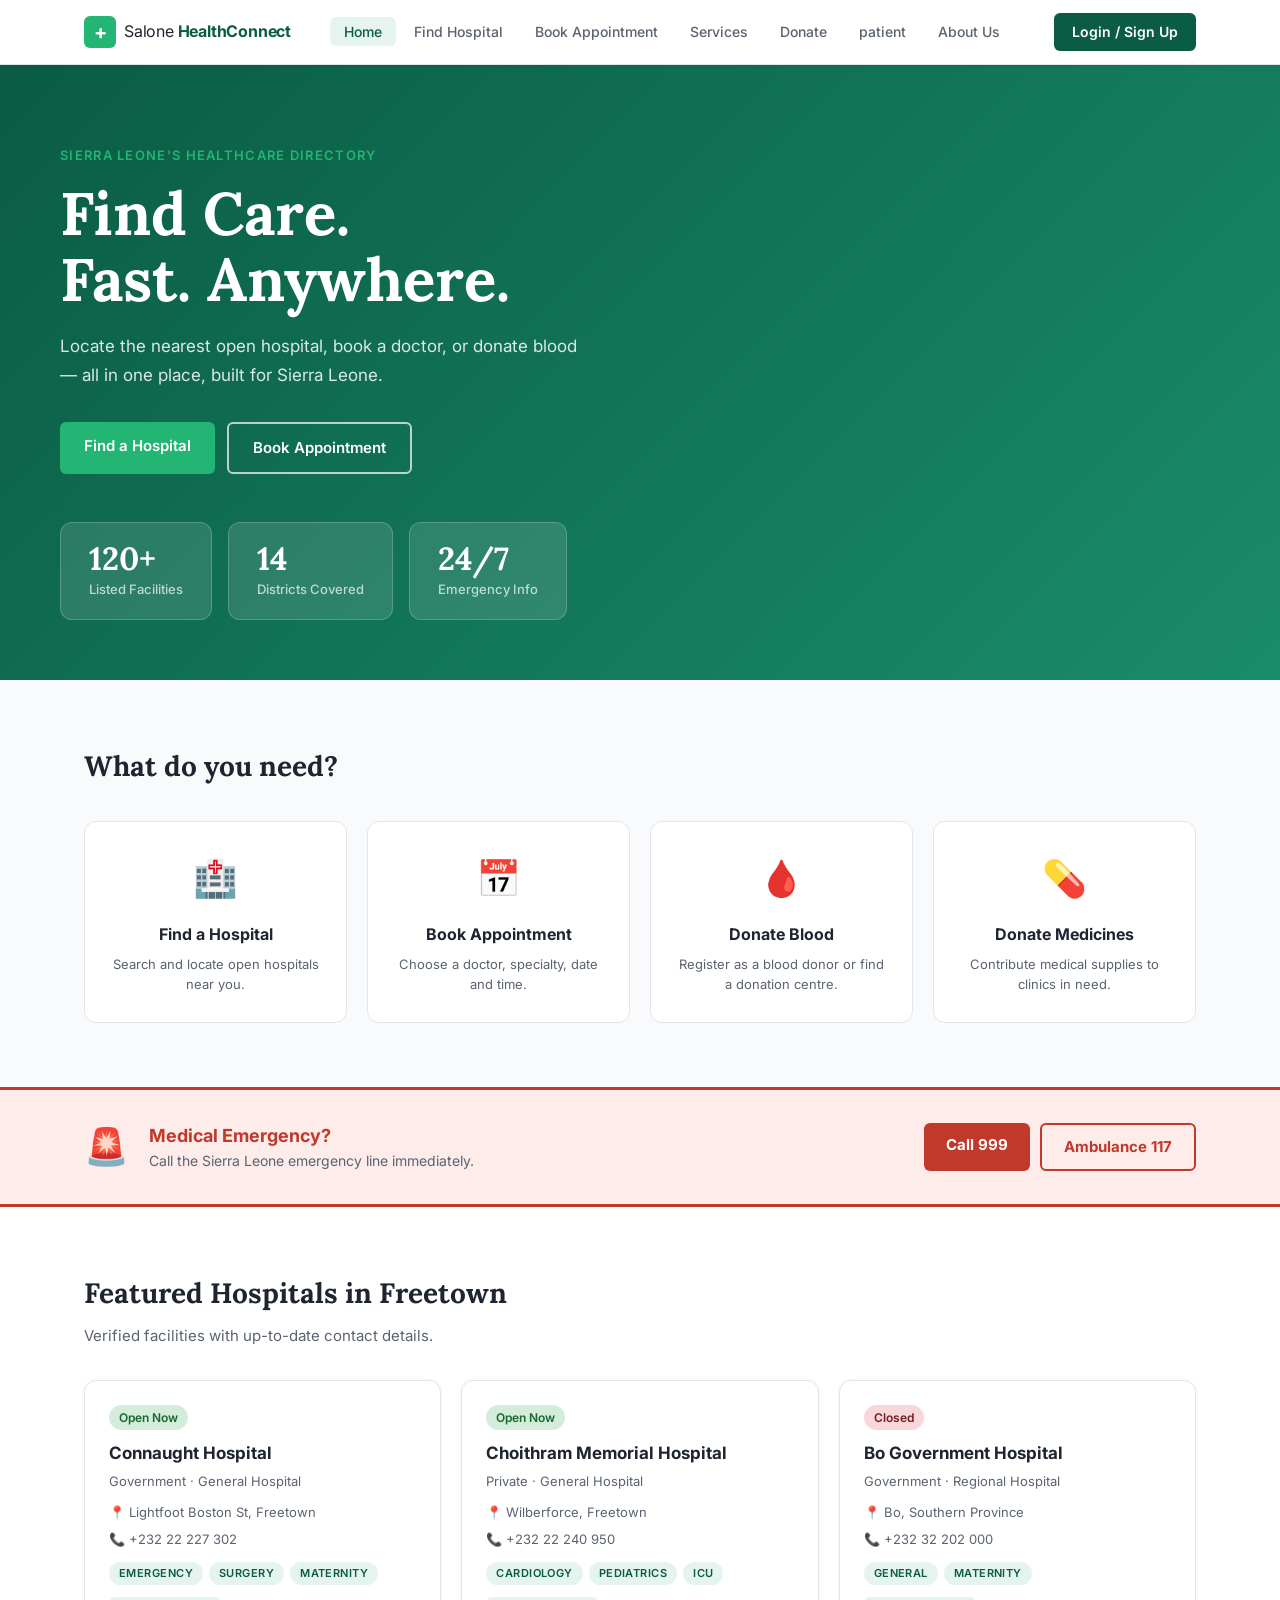
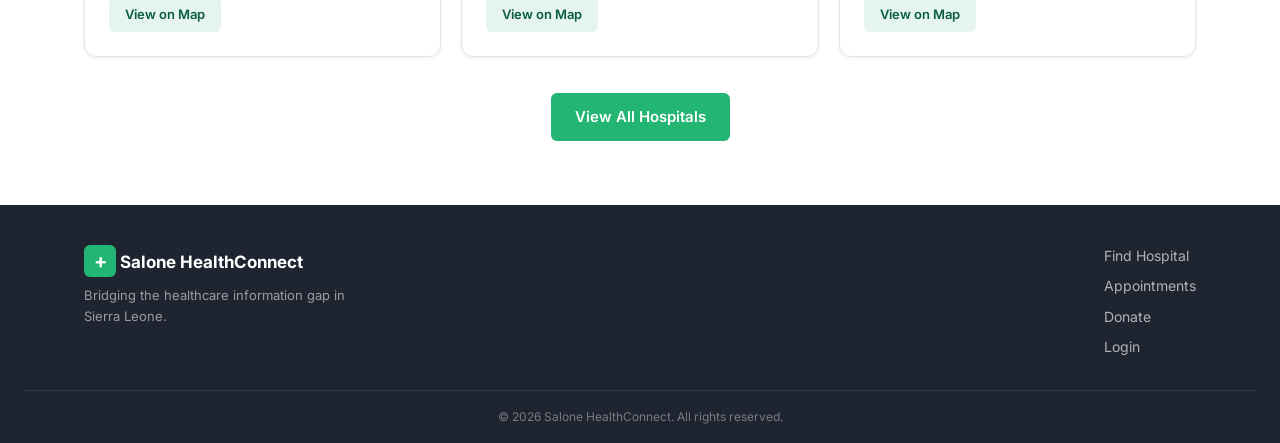
<file: index.html>
<!DOCTYPE html>
<html lang="en">
<head>
  <meta charset="UTF-8">
  <meta name="viewport" content="width=device-width, initial-scale=1.0">
  <title>Salone HealthConnect</title>

  <meta name="description"
        content="Salone HealthConnect helps people across Sierra Leone find hospitals, book appointments, and donate blood.">

  <link rel="stylesheet" href="style.css">

  <link href="https://fonts.googleapis.com/css2?family=Inter:wght@400;500;600;700&family=Lora:wght@600;700&display=swap" rel="stylesheet">
</head>
<body>

  <!-- NAVIGATION -->
  <nav class="navbar">
    <div class="nav-inner">
      <a href="index.html" class="brand">
        <span class="brand-cross">+</span>
        <span class="brand-name">Salone <strong>HealthConnect</strong></span>
      </a>

      <ul class="nav-links">
        <li><a href="index.html" class="active">Home</a></li>
        <li><a href="hospitals.html">Find Hospital</a></li>
        <li><a href="appointments.html">Book Appointment</a></li>
        <li><a href="service.html">Services</a></li>
        <li><a href="donate.html">Donate</a></li>
        <li><a href="patient-portal.html">patient</a></li>
        <li><a href="about_us.html">About Us</a></li>
      </ul>

      <a href="login.html" class="btn-nav">Login / Sign Up</a>

      <button class="hamburger" id="hamburger">
        &#9776;
      </button>
    </div>

    <div class="mobile-menu" id="mobileMenu">
      <a href="index.html">Home</a>
      <a href="hospitals.html">Find Hospital</a>
      <a href="appointments.html">Book Appointment</a>
      <a href="donate.html">Donate</a>
      <a href="about_us.html">About Us</a>
    </div>
  </nav>

  <!-- HERO -->
  <section class="hero">
    <div class="hero-content">
      <p class="hero-eyebrow">
        Sierra Leone's Healthcare Directory
      </p>

      <h1>
        Find Care.<br>
        Fast. Anywhere.
      </h1>

      <p class="hero-sub">
        Locate the nearest open hospital, book a doctor, or donate blood — all in one place, built for Sierra Leone.
      </p>

      <div class="hero-actions">
        <a href="hospitals.html" class="btn-primary">Find a Hospital</a>

        <a href="appointments.html" class="btn-outline">
          Book Appointment
        </a>
      </div>
    </div>

    <div class="hero-stats">
      <div class="stat-card">
        <span class="stat-num">120+</span>
        <span class="stat-label">Listed Facilities</span>
      </div>

      <div class="stat-card">
        <span class="stat-num">14</span>
        <span class="stat-label">Districts Covered</span>
      </div>

      <div class="stat-card">
        <span class="stat-num">24/7</span>
        <span class="stat-label">Emergency Info</span>
      </div>
    </div>
  </section>

  <!-- QUICK ACCESS -->
  <section class="quick-access">
    <div class="container">

      <h2 class="section-title">
        What do you need?
      </h2>

      <div class="qa-grid">

        <a href="hospitals.html" class="qa-card">
          <div class="qa-icon">🏥</div>
          <h3>Find a Hospital</h3>
          <p>Search and locate open hospitals near you.</p>
        </a>

        <a href="appointments.html" class="qa-card">
          <div class="qa-icon">📅</div>
          <h3>Book Appointment</h3>
          <p>Choose a doctor, specialty, date and time.</p>
        </a>

        <a href="donate.html" class="qa-card">
          <div class="qa-icon">🩸</div>
          <h3>Donate Blood</h3>
          <p>Register as a blood donor or find a donation centre.</p>
        </a>

        <a href="donate.html#items" class="qa-card">
          <div class="qa-icon">💊</div>
          <h3>Donate Medicines</h3>
          <p>Contribute medical supplies to clinics in need.</p>
        </a>

      </div>
    </div>
  </section>

  <!-- EMERGENCY -->
  <section class="emergency-banner">
    <div class="container">
      <div class="emergency-inner">

        <div class="emergency-icon">
          🚨
        </div>

        <div>
          <h3>Medical Emergency?</h3>
          <p>
            Call the Sierra Leone emergency line immediately.
          </p>
        </div>

        <div class="emergency-numbers">
          <a href="tel:999" class="btn-emergency">
            Call 999
          </a>

          <a href="tel:117" class="btn-emergency-outline">
            Ambulance 117
          </a>
        </div>

      </div>
    </div>
  </section>

  <!-- FEATURED HOSPITALS -->
  <section class="featured-hospitals">
    <div class="container">

      <h2 class="section-title">
        Featured Hospitals in Freetown
      </h2>

      <p class="section-sub">
        Verified facilities with up-to-date contact details.
      </p>

      <div class="hospital-grid">

        <div class="hospital-card">
          <div class="hospital-status open">Open Now</div>
          <h3>Connaught Hospital</h3>
          <p class="hospital-type">Government · General Hospital</p>
          <p class="hospital-address">📍 Lightfoot Boston St, Freetown</p>
          <p class="hospital-phone">📞 +232 22 227 302</p>

          <div class="hospital-tags">
            <span class="tag">Emergency</span>
            <span class="tag">Surgery</span>
            <span class="tag">Maternity</span>
          </div>

          <a href="hospitals.html" class="btn-small">
            View on Map
          </a>
        </div>

        <div class="hospital-card">
          <div class="hospital-status open">Open Now</div>
          <h3>Choithram Memorial Hospital</h3>
          <p class="hospital-type">Private · General Hospital</p>
          <p class="hospital-address">📍 Wilberforce, Freetown</p>
          <p class="hospital-phone">📞 +232 22 240 950</p>

          <div class="hospital-tags">
            <span class="tag">Cardiology</span>
            <span class="tag">Pediatrics</span>
            <span class="tag">ICU</span>
          </div>

          <a href="hospitals.html" class="btn-small">
            View on Map
          </a>
        </div>

        <div class="hospital-card">
          <div class="hospital-status closed">Closed</div>
          <h3>Bo Government Hospital</h3>
          <p class="hospital-type">Government · Regional Hospital</p>
          <p class="hospital-address">📍 Bo, Southern Province</p>
          <p class="hospital-phone">📞 +232 32 202 000</p>

          <div class="hospital-tags">
            <span class="tag">General</span>
            <span class="tag">Maternity</span>
          </div>

          <a href="hospitals.html" class="btn-small">
            View on Map
          </a>
        </div>

      </div>

      <div class="center-link">
        <a href="hospitals.html" class="btn-primary">
          View All Hospitals
        </a>
      </div>

    </div>
  </section>

  <!-- FOOTER -->
  <footer class="footer">

    <div class="container footer-inner">

      <div>
        <p class="brand-name-footer">
          <span class="brand-cross">+</span>
          Salone HealthConnect
        </p>

        <p class="footer-desc">
          Bridging the healthcare information gap in Sierra Leone.
        </p>
      </div>

      <div class="footer-links">
        <a href="hospitals.html">Find Hospital</a>
        <a href="appointments.html">Appointments</a>
        <a href="donate.html">Donate</a>
        <a href="login.html">Login</a>
      </div>

    </div>

    <div class="footer-bottom">
      <p>
        © 2026 Salone HealthConnect. All rights reserved.
      </p>
    </div>

  </footer>

  <!-- MOBILE MENU SCRIPT -->
  <script>
    document.getElementById("hamburger").addEventListener("click", function () {
      document.getElementById("mobileMenu").classList.toggle("open");
    });
  </script>

</body>
</html>
</file>
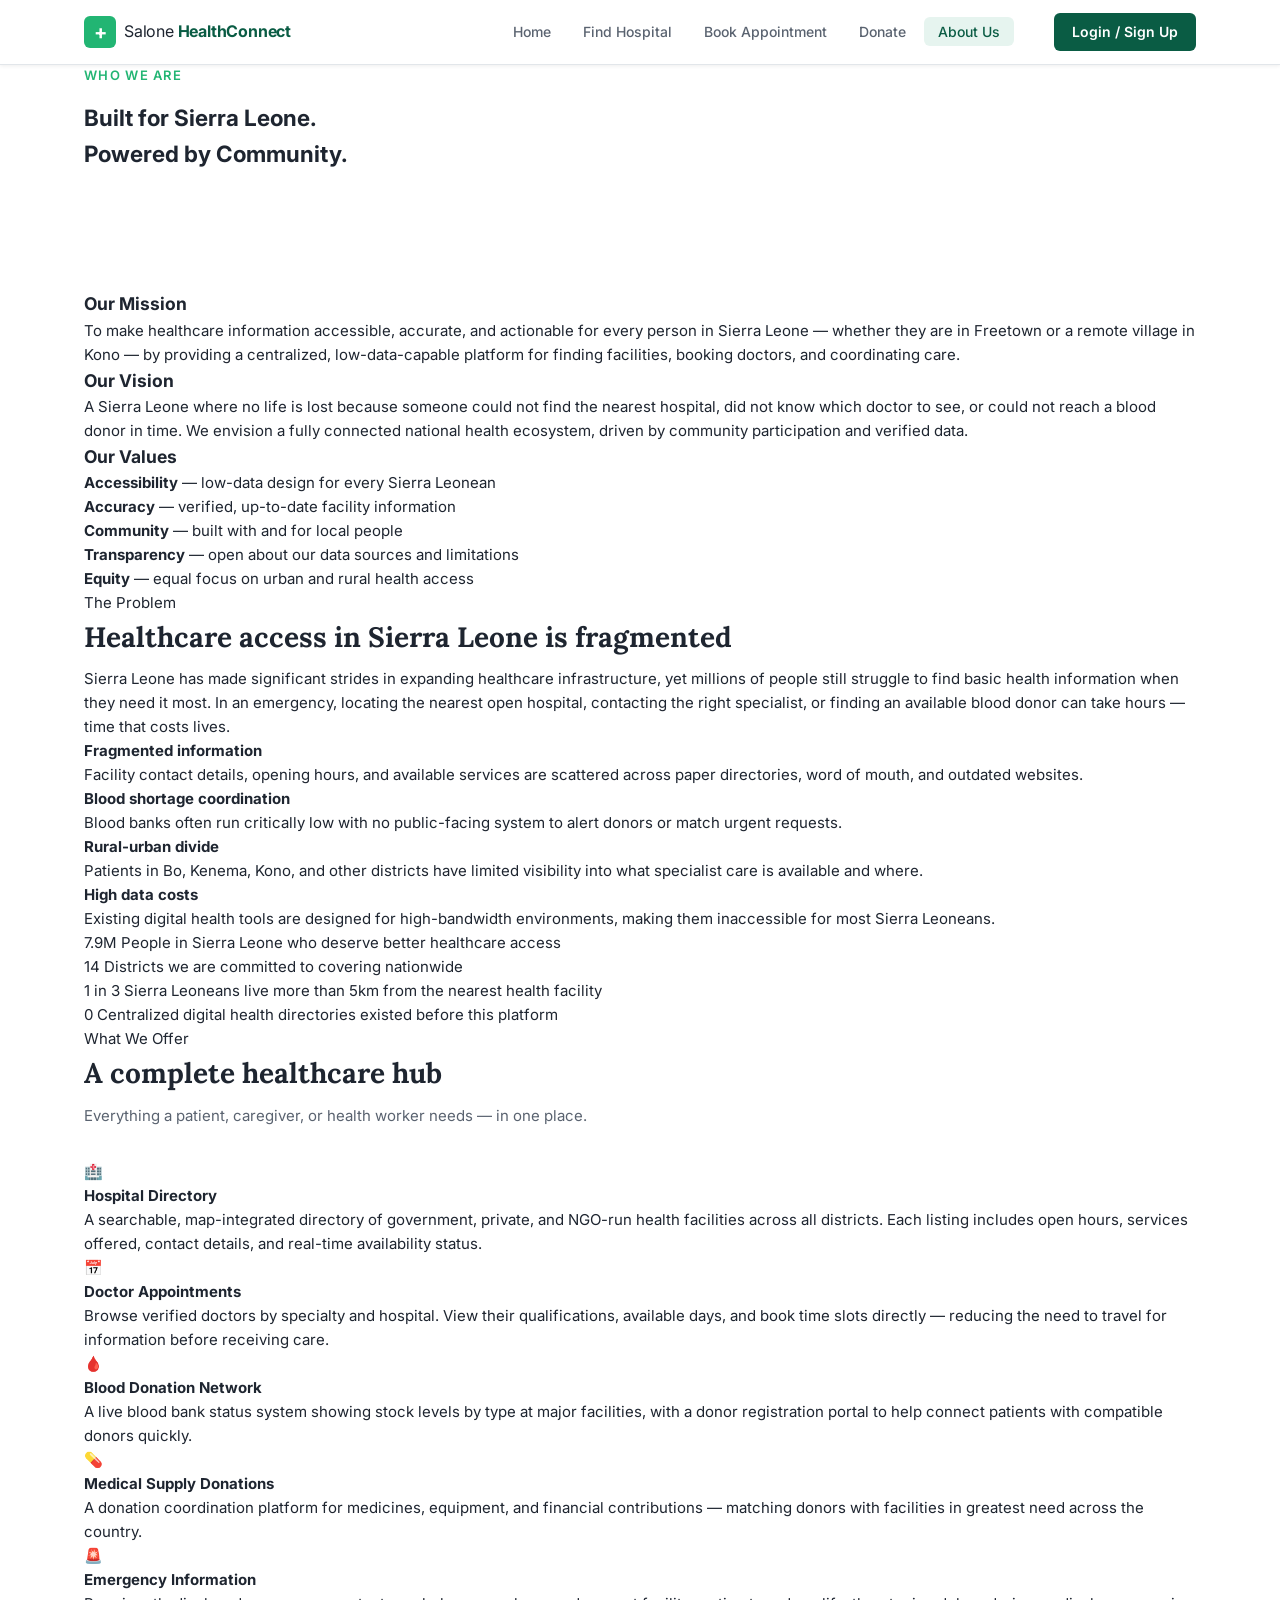
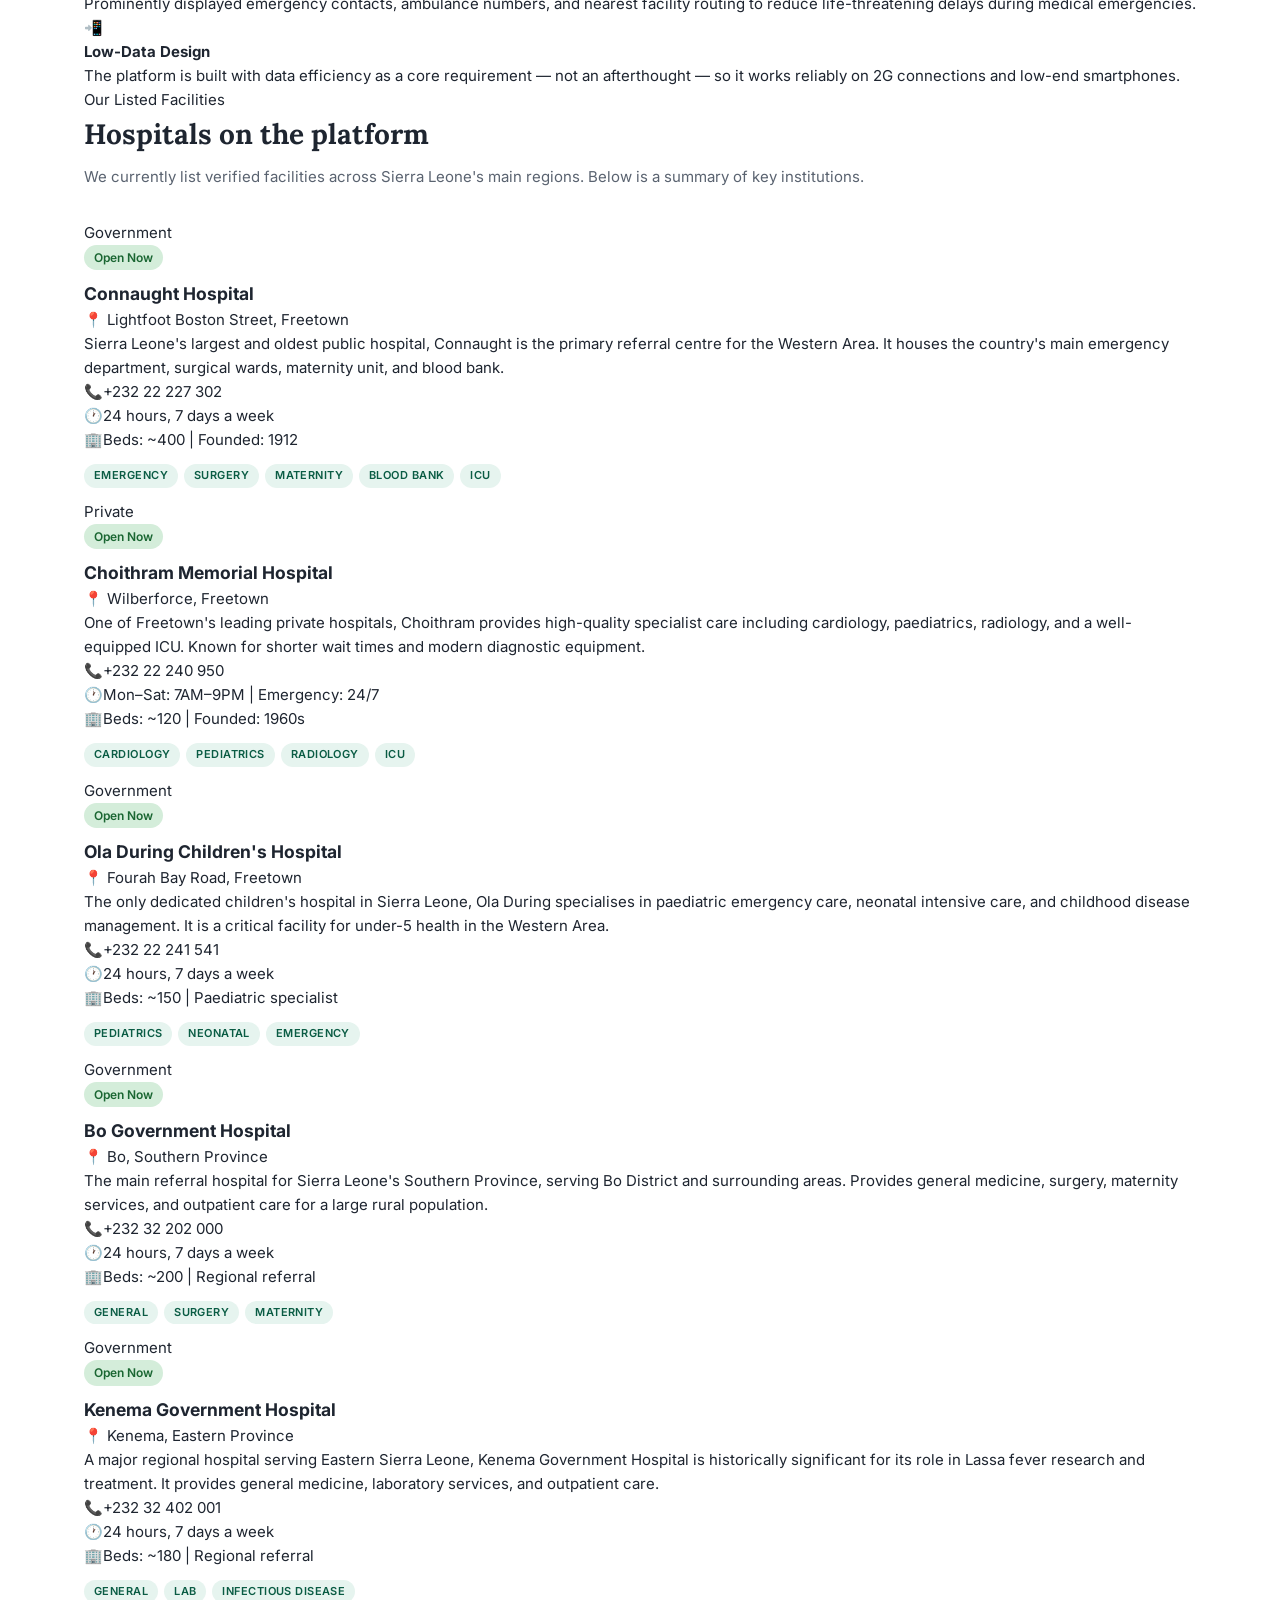
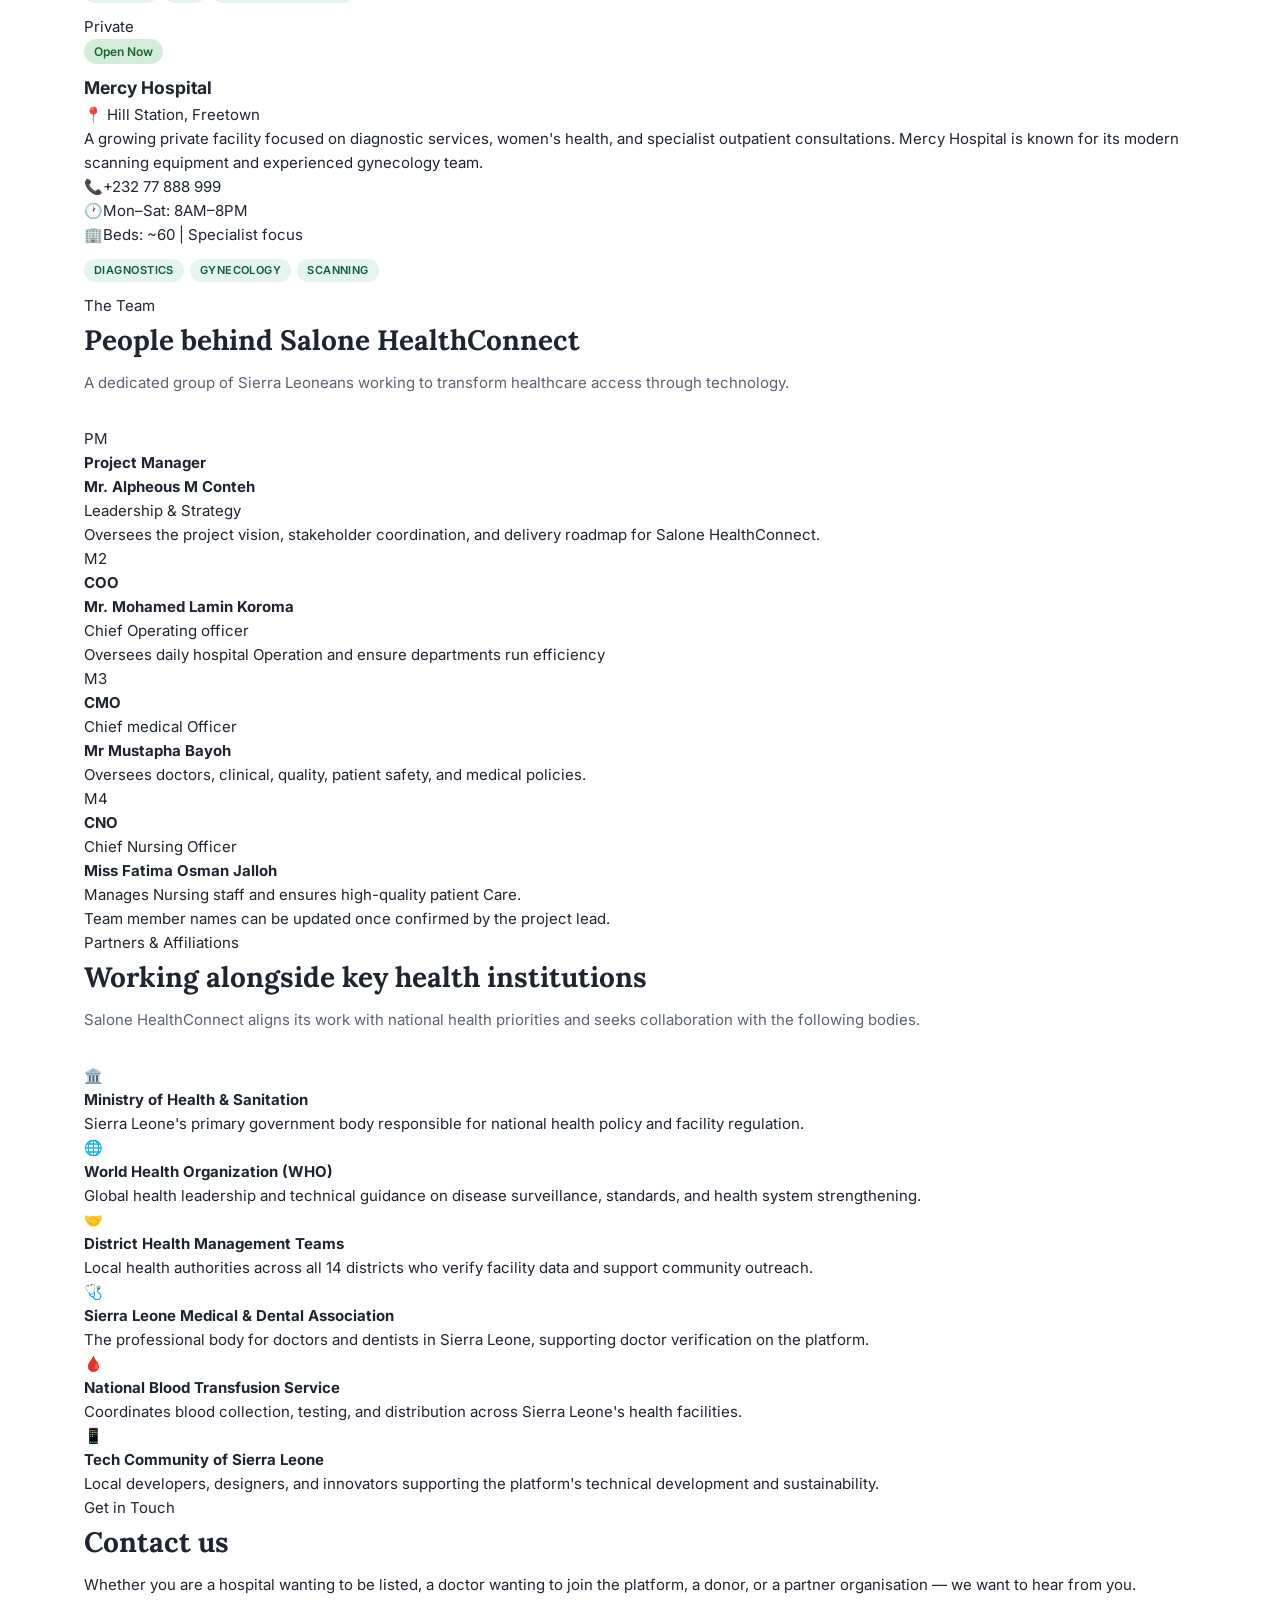
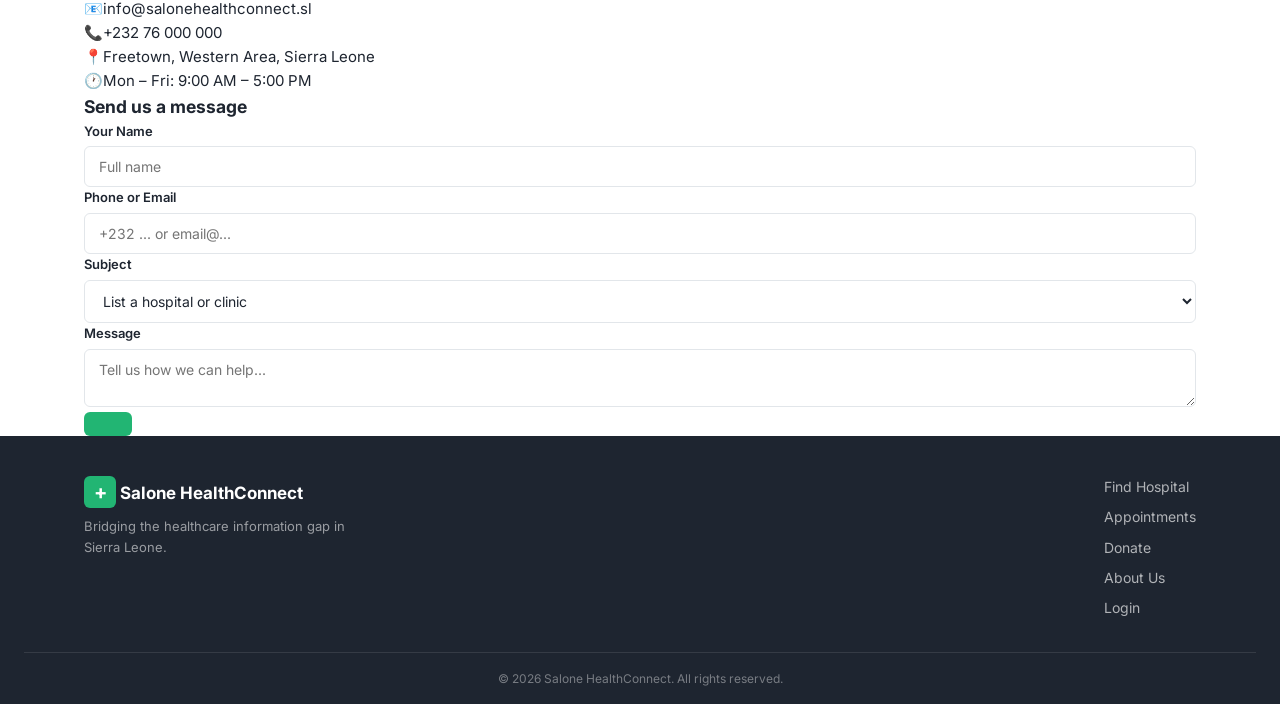
<file: about_us.html>
<!DOCTYPE html>
<html lang="en">
<head>
  <meta charset="UTF-8"/>
  <meta name="viewport" content="width=device-width, initial-scale=1.0"/>
  <title>About Us – Salone HealthConnect</title>
  <link rel="stylesheet" href="style.css"/>
  <link href="https://fonts.googleapis.com/css2?family=Inter:wght@400;500;600;700&family=Lora:wght@600;700&display=swap" rel="stylesheet"/>
</head>
<body>

  <nav class="navbar">
    <div class="nav-inner">
      <a href="index.html" class="brand">
        <span class="brand-cross">+</span>
        <span class="brand-name">Salone <strong>HealthConnect</strong></span>
      </a>
      <ul class="nav-links">
        <li><a href="index.html">Home</a></li>
        <li><a href="hospitals.html">Find Hospital</a></li>
        <li><a href="appointments.html">Book Appointment</a></li>
        <li><a href="donate.html">Donate</a></li>
        <li><a href="about_us.html" class="active">About Us</a></li>
      </ul>
      <a href="login.html" class="btn-nav">Login / Sign Up</a>
      <button class="hamburger" id="hamburger">&#9776;</button>
    </div>
    <div class="mobile-menu" id="mobileMenu">
      <a href="index.html">Home</a>
      <a href="hospitals.html">Find Hospital</a>
      <a href="appointments.html">Book Appointment</a>
      <a href="donate.html">Donate</a>
      <a href="about.html">About Us</a>
    </div>
  </nav>

  <!-- PAGE HERO -->
  <section class="about-hero">
    <div class="container">
      <p class="hero-eyebrow">Who We Are</p>
      <h1>Built for Sierra Leone.<br/>Powered by Community.</h1>
      <p class="hero-sub">Salone HealthConnect is a digital healthcare directory and advisory platform dedicated to bridging the gap between patients and medical services across all 14 districts of Sierra Leone.</p>
    </div>
  </section>

  <!-- MISSION & VISION -->
  <section class="about-mv">
    <div class="container">
      <div class="mv-grid">
        <div class="mv-card mission">
          <div class="mv-icon"></div>
          <h3>Our Mission</h3>
          <p>To make healthcare information accessible, accurate, and actionable for every person in Sierra Leone — whether they are in Freetown or a remote village in Kono — by providing a centralized, low-data-capable platform for finding facilities, booking doctors, and coordinating care.</p>
        </div>
        <div class="mv-card vision">
          <div class="mv-icon"></div>
          <h3>Our Vision</h3>
          <p>A Sierra Leone where no life is lost because someone could not find the nearest hospital, did not know which doctor to see, or could not reach a blood donor in time. We envision a fully connected national health ecosystem, driven by community participation and verified data.</p>
        </div>
        <div class="mv-card values">
          <div class="mv-icon"></div>
          <h3>Our Values</h3>
          <ul class="values-list">
            <li><strong>Accessibility</strong> — low-data design for every Sierra Leonean</li>
            <li><strong>Accuracy</strong> — verified, up-to-date facility information</li>
            <li><strong>Community</strong> — built with and for local people</li>
            <li><strong>Transparency</strong> — open about our data sources and limitations</li>
            <li><strong>Equity</strong> — equal focus on urban and rural health access</li>
          </ul>
        </div>
      </div>
    </div>
  </section>

  <!-- THE PROBLEM WE SOLVE -->
  <section class="about-problem">
    <div class="container">
      <div class="problem-inner">
        <div class="problem-text">
          <p class="section-eyebrow">The Problem</p>
          <h2 class="section-title">Healthcare access in Sierra Leone is fragmented</h2>
          <p>Sierra Leone has made significant strides in expanding healthcare infrastructure, yet millions of people still struggle to find basic health information when they need it most. In an emergency, locating the nearest open hospital, contacting the right specialist, or finding an available blood donor can take hours — time that costs lives.</p>
          <ul class="problem-list">
            <li>
              <span class="prob-icon"></span>
              <div>
                <strong>Fragmented information</strong>
                <p>Facility contact details, opening hours, and available services are scattered across paper directories, word of mouth, and outdated websites.</p>
              </div>
            </li>
            <li>
              <span class="prob-icon"></span>
              <div>
                <strong>Blood shortage coordination</strong>
                <p>Blood banks often run critically low with no public-facing system to alert donors or match urgent requests.</p>
              </div>
            </li>
            <li>
              <span class="prob-icon"></span>
              <div>
                <strong>Rural-urban divide</strong>
                <p>Patients in Bo, Kenema, Kono, and other districts have limited visibility into what specialist care is available and where.</p>
              </div>
            </li>
            <li>
              <span class="prob-icon"></span>
              <div>
                <strong>High data costs</strong>
                <p>Existing digital health tools are designed for high-bandwidth environments, making them inaccessible for most Sierra Leoneans.</p>
              </div>
            </li>
          </ul>
        </div>
        <div class="problem-visual">
          <div class="impact-stat-card">
            <span class="impact-num">7.9M</span>
            <span class="impact-label">People in Sierra Leone who deserve better healthcare access</span>
          </div>
          <div class="impact-stat-card">
            <span class="impact-num">14</span>
            <span class="impact-label">Districts we are committed to covering nationwide</span>
          </div>
          <div class="impact-stat-card">
            <span class="impact-num">1 in 3</span>
            <span class="impact-label">Sierra Leoneans live more than 5km from the nearest health facility</span>
          </div>
          <div class="impact-stat-card highlight">
            <span class="impact-num">0</span>
            <span class="impact-label">Centralized digital health directories existed before this platform</span>
          </div>
        </div>
      </div>
    </div>
  </section>

  <!-- WHAT WE OFFER -->
  <section class="about-offer">
    <div class="container">
      <p class="section-eyebrow">What We Offer</p>
      <h2 class="section-title">A complete healthcare hub</h2>
      <p class="section-sub">Everything a patient, caregiver, or health worker needs — in one place.</p>
      <div class="offer-grid">
        <div class="offer-item">
          <div class="offer-icon">🏥</div>
          <h4>Hospital Directory</h4>
          <p>A searchable, map-integrated directory of government, private, and NGO-run health facilities across all districts. Each listing includes open hours, services offered, contact details, and real-time availability status.</p>
        </div>
        <div class="offer-item">
          <div class="offer-icon">📅</div>
          <h4>Doctor Appointments</h4>
          <p>Browse verified doctors by specialty and hospital. View their qualifications, available days, and book time slots directly — reducing the need to travel for information before receiving care.</p>
        </div>
        <div class="offer-item">
          <div class="offer-icon">🩸</div>
          <h4>Blood Donation Network</h4>
          <p>A live blood bank status system showing stock levels by type at major facilities, with a donor registration portal to help connect patients with compatible donors quickly.</p>
        </div>
        <div class="offer-item">
          <div class="offer-icon">💊</div>
          <h4>Medical Supply Donations</h4>
          <p>A donation coordination platform for medicines, equipment, and financial contributions — matching donors with facilities in greatest need across the country.</p>
        </div>
        <div class="offer-item">
          <div class="offer-icon">🚨</div>
          <h4>Emergency Information</h4>
          <p>Prominently displayed emergency contacts, ambulance numbers, and nearest facility routing to reduce life-threatening delays during medical emergencies.</p>
        </div>
        <div class="offer-item">
          <div class="offer-icon">📲</div>
          <h4>Low-Data Design</h4>
          <p>The platform is built with data efficiency as a core requirement — not an afterthought — so it works reliably on 2G connections and low-end smartphones.</p>
        </div>
      </div>
    </div>
  </section>

  <!-- ABOUT THE HOSPITALS -->
  <section class="about-hospitals-section">
    <div class="container">
      <p class="section-eyebrow">Our Listed Facilities</p>
      <h2 class="section-title">Hospitals on the platform</h2>
      <p class="section-sub">We currently list verified facilities across Sierra Leone's main regions. Below is a summary of key institutions.</p>

      <div class="hosp-about-grid">

        <div class="hosp-about-card">
          <div class="hosp-about-header">
            <div class="hosp-about-badge gov">Government</div>
            <div class="hospital-status open">Open Now</div>
          </div>
          <h3>Connaught Hospital</h3>
          <p class="hosp-about-location">📍 Lightfoot Boston Street, Freetown</p>
          <p class="hosp-about-desc">Sierra Leone's largest and oldest public hospital, Connaught is the primary referral centre for the Western Area. It houses the country's main emergency department, surgical wards, maternity unit, and blood bank.</p>
          <div class="hosp-detail-row">
            <span>📞</span><span>+232 22 227 302</span>
          </div>
          <div class="hosp-detail-row">
            <span>🕐</span><span>24 hours, 7 days a week</span>
          </div>
          <div class="hosp-detail-row">
            <span>🏢</span><span>Beds: ~400 | Founded: 1912</span>
          </div>
          <div class="hospital-tags" style="margin-top:12px;">
            <span class="tag">Emergency</span>
            <span class="tag">Surgery</span>
            <span class="tag">Maternity</span>
            <span class="tag">Blood Bank</span>
            <span class="tag">ICU</span>
          </div>
        </div>

        <div class="hosp-about-card">
          <div class="hosp-about-header">
            <div class="hosp-about-badge private">Private</div>
            <div class="hospital-status open">Open Now</div>
          </div>
          <h3>Choithram Memorial Hospital</h3>
          <p class="hosp-about-location">📍 Wilberforce, Freetown</p>
          <p class="hosp-about-desc">One of Freetown's leading private hospitals, Choithram provides high-quality specialist care including cardiology, paediatrics, radiology, and a well-equipped ICU. Known for shorter wait times and modern diagnostic equipment.</p>
          <div class="hosp-detail-row">
            <span>📞</span><span>+232 22 240 950</span>
          </div>
          <div class="hosp-detail-row">
            <span>🕐</span><span>Mon–Sat: 7AM–9PM | Emergency: 24/7</span>
          </div>
          <div class="hosp-detail-row">
            <span>🏢</span><span>Beds: ~120 | Founded: 1960s</span>
          </div>
          <div class="hospital-tags" style="margin-top:12px;">
            <span class="tag">Cardiology</span>
            <span class="tag">Pediatrics</span>
            <span class="tag">Radiology</span>
            <span class="tag">ICU</span>
          </div>
        </div>

        <div class="hosp-about-card">
          <div class="hosp-about-header">
            <div class="hosp-about-badge gov">Government</div>
            <div class="hospital-status open">Open Now</div>
          </div>
          <h3>Ola During Children's Hospital</h3>
          <p class="hosp-about-location">📍 Fourah Bay Road, Freetown</p>
          <p class="hosp-about-desc">The only dedicated children's hospital in Sierra Leone, Ola During specialises in paediatric emergency care, neonatal intensive care, and childhood disease management. It is a critical facility for under-5 health in the Western Area.</p>
          <div class="hosp-detail-row">
            <span>📞</span><span>+232 22 241 541</span>
          </div>
          <div class="hosp-detail-row">
            <span>🕐</span><span>24 hours, 7 days a week</span>
          </div>
          <div class="hosp-detail-row">
            <span>🏢</span><span>Beds: ~150 | Paediatric specialist</span>
          </div>
          <div class="hospital-tags" style="margin-top:12px;">
            <span class="tag">Pediatrics</span>
            <span class="tag">Neonatal</span>
            <span class="tag">Emergency</span>
          </div>
        </div>

        <div class="hosp-about-card">
          <div class="hosp-about-header">
            <div class="hosp-about-badge gov">Government</div>
            <div class="hospital-status open">Open Now</div>
          </div>
          <h3>Bo Government Hospital</h3>
          <p class="hosp-about-location">📍 Bo, Southern Province</p>
          <p class="hosp-about-desc">The main referral hospital for Sierra Leone's Southern Province, serving Bo District and surrounding areas. Provides general medicine, surgery, maternity services, and outpatient care for a large rural population.</p>
          <div class="hosp-detail-row">
            <span>📞</span><span>+232 32 202 000</span>
          </div>
          <div class="hosp-detail-row">
            <span>🕐</span><span>24 hours, 7 days a week</span>
          </div>
          <div class="hosp-detail-row">
            <span>🏢</span><span>Beds: ~200 | Regional referral</span>
          </div>
          <div class="hospital-tags" style="margin-top:12px;">
            <span class="tag">General</span>
            <span class="tag">Surgery</span>
            <span class="tag">Maternity</span>
          </div>
        </div>

        <div class="hosp-about-card">
          <div class="hosp-about-header">
            <div class="hosp-about-badge gov">Government</div>
            <div class="hospital-status open">Open Now</div>
          </div>
          <h3>Kenema Government Hospital</h3>
          <p class="hosp-about-location">📍 Kenema, Eastern Province</p>
          <p class="hosp-about-desc">A major regional hospital serving Eastern Sierra Leone, Kenema Government Hospital is historically significant for its role in Lassa fever research and treatment. It provides general medicine, laboratory services, and outpatient care.</p>
          <div class="hosp-detail-row">
            <span>📞</span><span>+232 32 402 001</span>
          </div>
          <div class="hosp-detail-row">
            <span>🕐</span><span>24 hours, 7 days a week</span>
          </div>
          <div class="hosp-detail-row">
            <span>🏢</span><span>Beds: ~180 | Regional referral</span>
          </div>
          <div class="hospital-tags" style="margin-top:12px;">
            <span class="tag">General</span>
            <span class="tag">Lab</span>
            <span class="tag">Infectious Disease</span>
          </div>
        </div>

        <div class="hosp-about-card">
          <div class="hosp-about-header">
            <div class="hosp-about-badge private">Private</div>
            <div class="hospital-status open">Open Now</div>
          </div>
          <h3>Mercy Hospital</h3>
          <p class="hosp-about-location">📍 Hill Station, Freetown</p>
          <p class="hosp-about-desc">A growing private facility focused on diagnostic services, women's health, and specialist outpatient consultations. Mercy Hospital is known for its modern scanning equipment and experienced gynecology team.</p>
          <div class="hosp-detail-row">
            <span>📞</span><span>+232 77 888 999</span>
          </div>
          <div class="hosp-detail-row">
            <span>🕐</span><span>Mon–Sat: 8AM–8PM</span>
          </div>
          <div class="hosp-detail-row">
            <span>🏢</span><span>Beds: ~60 | Specialist focus</span>
          </div>
          <div class="hospital-tags" style="margin-top:12px;">
            <span class="tag">Diagnostics</span>
            <span class="tag">Gynecology</span>
            <span class="tag">Scanning</span>
          </div>
        </div>

      </div>

    </div>

  </section>   

  <!-- TEAM -->
  <section class="about-team">
    <div class="container">
      <p class="section-eyebrow">The Team</p>
      <h2 class="section-title">People behind Salone HealthConnect</h2>
      <p class="section-sub">A dedicated group of Sierra Leoneans working to transform healthcare access through technology.</p>
      <div class="team-grid">
        <div class="team-card">
          <div class="team-avatar">PM</div>
          <h4>Project Manager</h4>
          <h4>Mr. Alpheous M Conteh</h4>
          <p class="team-role">Leadership & Strategy</p>
          <p class="team-desc">Oversees the project vision, stakeholder coordination, and delivery roadmap for Salone HealthConnect.</p>
        </div>
        <div class="team-card">
          <div class="team-avatar">M2</div>
          <h4>COO</h4>
          <h4>Mr. Mohamed Lamin Koroma</h4>
          <p class="team-role">Chief Operating officer</p>
          <p class="team-desc">Oversees daily hospital Operation and ensure departments run efficiency</p>
        </div>
        <div class="team-card">
          <div class="team-avatar">M3</div>
          <h4>CMO</h4>
          <p class="team-role">Chief medical Officer</p>
          <h4>Mr Mustapha Bayoh</h4>
          <p class="team-desc">Oversees doctors, clinical, quality, patient safety, and medical policies.</p>
        </div>
        <div class="team-card">
          <div class="team-avatar">M4</div>
          <h4>CNO</h4>
          <p class="team-role">Chief Nursing Officer</p>
          <h4>Miss Fatima Osman Jalloh</h4>
          <p class="team-desc">Manages Nursing staff and ensures high-quality patient Care.</p>
        </div>
      </div>
      <p class="team-note">Team member names can be updated once confirmed by the project lead.</p>
    </div>
  </section>

  <!-- PARTNERS & AFFILIATIONS -->
  <section class="about-partners">
    <div class="container">
      <p class="section-eyebrow">Partners & Affiliations</p>
      <h2 class="section-title">Working alongside key health institutions</h2>
      <p class="section-sub">Salone HealthConnect aligns its work with national health priorities and seeks collaboration with the following bodies.</p>
      <div class="partners-grid">
        <div class="partner-card">
          <div class="partner-icon">🏛️</div>
          <h4>Ministry of Health & Sanitation</h4>
          <p>Sierra Leone's primary government body responsible for national health policy and facility regulation.</p>
        </div>
        <div class="partner-card">
          <div class="partner-icon">🌐</div>
          <h4>World Health Organization (WHO)</h4>
          <p>Global health leadership and technical guidance on disease surveillance, standards, and health system strengthening.</p>
        </div>
        <div class="partner-card">
          <div class="partner-icon">🤝</div>
          <h4>District Health Management Teams</h4>
          <p>Local health authorities across all 14 districts who verify facility data and support community outreach.</p>
        </div>
        <div class="partner-card">
          <div class="partner-icon">🩺</div>
          <h4>Sierra Leone Medical & Dental Association</h4>
          <p>The professional body for doctors and dentists in Sierra Leone, supporting doctor verification on the platform.</p>
        </div>
        <div class="partner-card">
          <div class="partner-icon">🩸</div>
          <h4>National Blood Transfusion Service</h4>
          <p>Coordinates blood collection, testing, and distribution across Sierra Leone's health facilities.</p>
        </div>
        <div class="partner-card">
          <div class="partner-icon">📱</div>
          <h4>Tech Community of Sierra Leone</h4>
          <p>Local developers, designers, and innovators supporting the platform's technical development and sustainability.</p>
        </div>
      </div>
    </div>
  </section>

  <!-- CONTACT -->
  <section class="about-contact">
    <div class="container">
      <div class="contact-inner">
        <div class="contact-text">
          <p class="section-eyebrow">Get in Touch</p>
          <h2 class="section-title">Contact us</h2>
          <p>Whether you are a hospital wanting to be listed, a doctor wanting to join the platform, a donor, or a partner organisation — we want to hear from you.</p>
          <div class="contact-details">
            <div class="contact-row">
              <span>📧</span><span>info@salonehealthconnect.sl</span>
            </div>
            <div class="contact-row">
              <span>📞</span><span>+232 76 000 000</span>
            </div>
            <div class="contact-row">
              <span>📍</span><span>Freetown, Western Area, Sierra Leone</span>
            </div>
            <div class="contact-row">
              <span>🕐</span><span>Mon – Fri: 9:00 AM – 5:00 PM</span>
            </div>
          </div>
        </div>
        <div class="contact-form-box">
          <h3>Send us a message</h3>
          <div class="contact-form">
            <div class="form-field">
              <label>Your Name</label>
              <input type="text" placeholder="Full name" required>
            </div>
            <div class="form-field">
              <label>Phone or Email</label>
              <input type="text"
              placeholder="+232 ... or email@..." 
              required>
             
            </div>
            <div class="form-field">
              <label>Subject</label>
              <select>
                <option>List a hospital or clinic</option>
                <option>Join as a doctor</option>
                <option>Partnership enquiry</option>
                <option>Report incorrect information</option>
                <option>General enquiry</option>
              </select>
            </div>
            <div class="form-field">
              <label>Message</label>
              <textarea placeholder="Tell us how we can help..."></textarea>
            </div>
            <button type="submit"
            class="btn-primary contact-btn">
            
          </div>
        </div>
      </div>
    </div>
  </section>

  <footer class="footer">
    <div class="container footer-inner">
      <div>
        <p class="brand-name-footer"><span class="brand-cross">+</span> Salone HealthConnect</p>
        <p class="footer-desc">Bridging the healthcare information gap in Sierra Leone.</p>
      </div>
      <div class="footer-links">
        <a href="hospitals.html">Find Hospital</a>
        <a href="appointments.html">Appointments</a>
        <a href="donate.html">Donate</a>
        <a href="about_us.html">About Us</a>
        <a href="login.html">Login</a>
      </div>
    </div>
    <div class="footer-bottom">
      <p>© 2026 Salone HealthConnect. All rights reserved.</p>
    </div>
  </footer>

  <script>
    document.getElementById('hamburger').addEventListener('click', function() {
      document.getElementById('mobileMenu').classList.toggle('open');
    });
  </script>
</body>
</html>
</file>
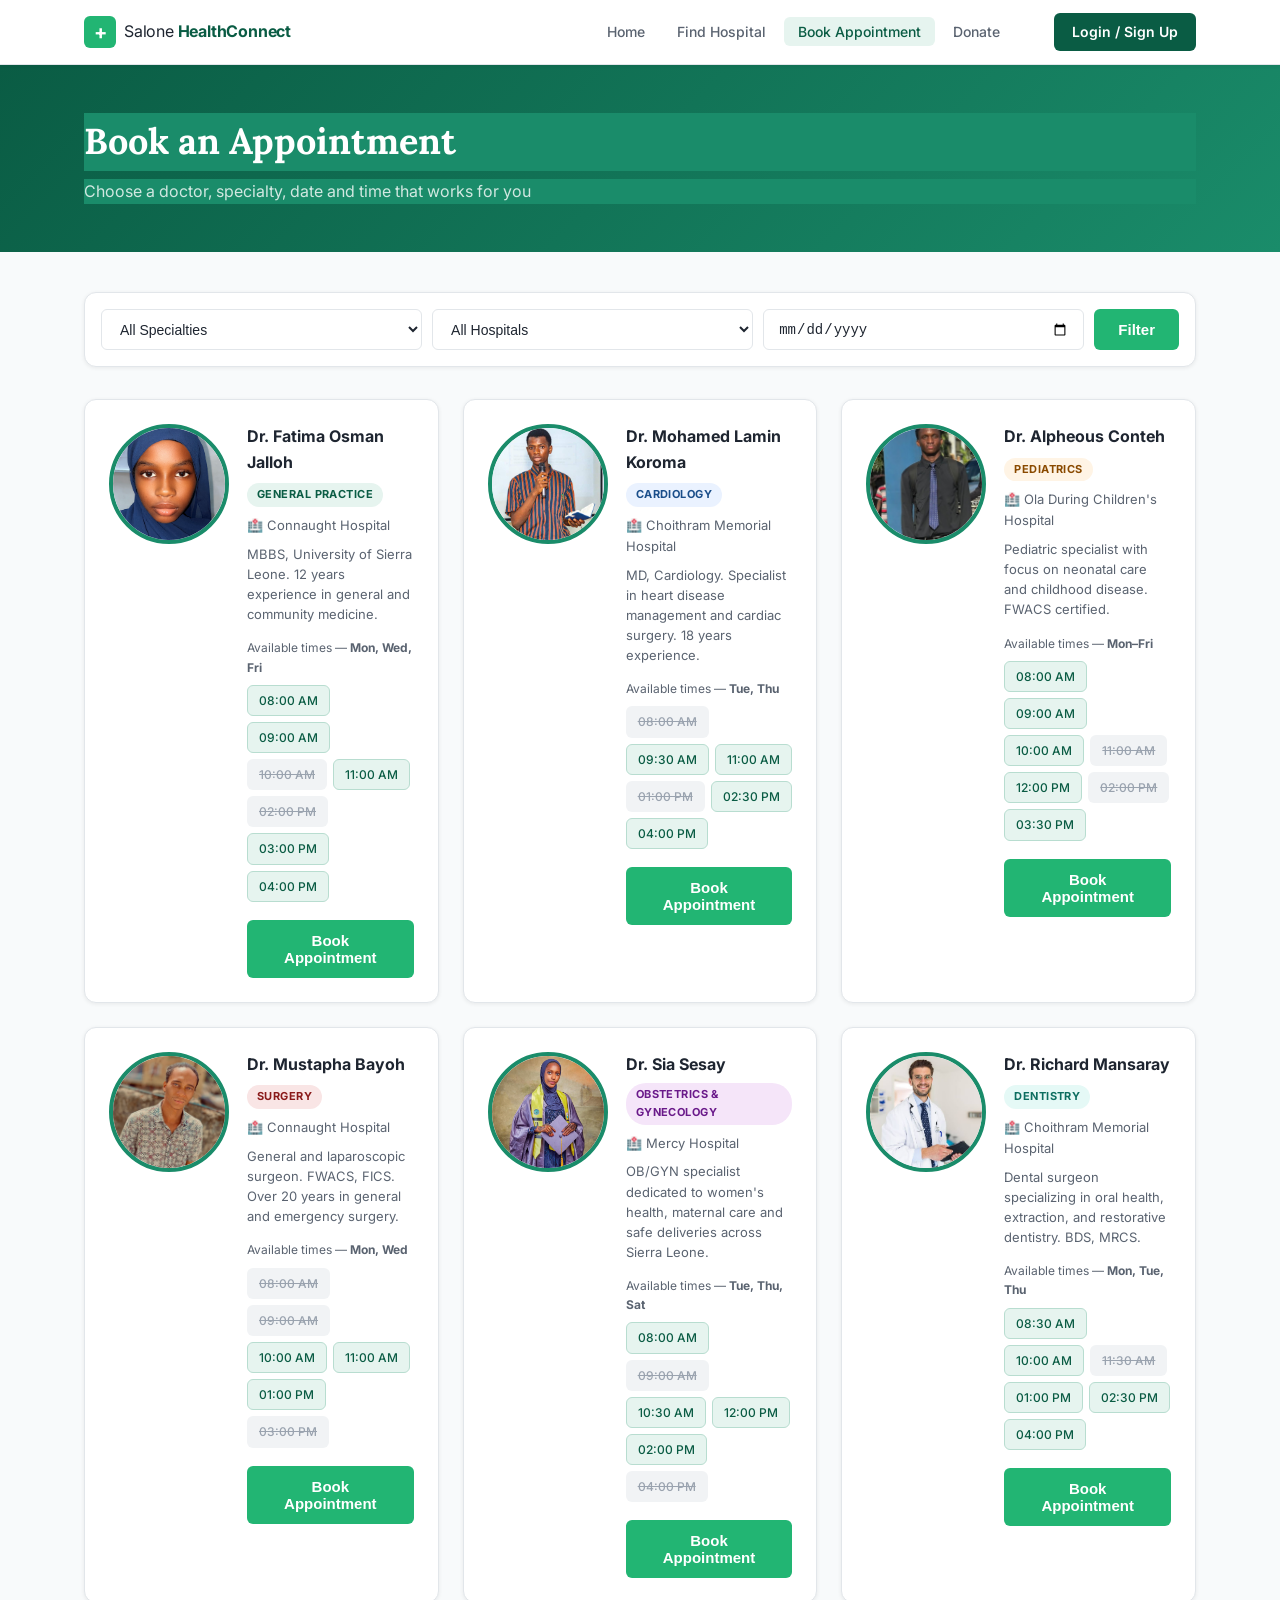
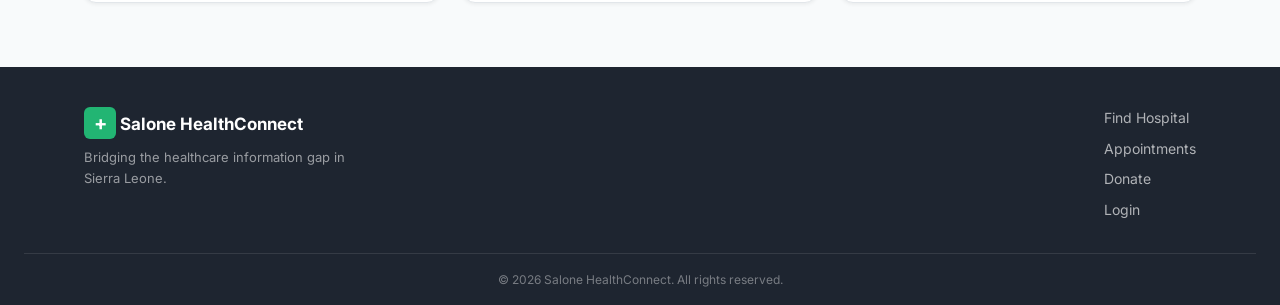
<file: Appointments.html>
<!DOCTYPE html>
<html lang="en">
<head>
  <meta charset="UTF-8"/>
  <meta name="viewport" content="width=device-width, initial-scale=1.0"/>
  <title>Book Appointment – Salone HealthConnect</title>
  <link rel="stylesheet" href="style_2.css"/>
  <link href="https://fonts.googleapis.com/css2?family=Inter:wght@400;500;600;700&family=Lora:wght@600;700&display=swap" rel="stylesheet"/>
</head>
<body>

  <nav class="navbar">
    <div class="nav-inner">
      <a href="index.html" class="brand">
        <span class="brand-cross">+</span>
        <span class="brand-name">Salone <strong>HealthConnect</strong></span>
      </a>
      <ul class="nav-links">
        <li><a href="index.html">Home</a></li>
        <li><a href="hospitals.html">Find Hospital</a></li>
        <li><a href="appointments.html" class="active">Book Appointment</a></li>
        <li><a href="donate.html">Donate</a></li>
      </ul>
      <a href="login.html" class="btn-nav">Login / Sign Up</a>
      <button class="hamburger" id="hamburger">&#9776;</button>
    </div>
    <div class="mobile-menu" id="mobileMenu">
      <a href="index.html">Home</a>
      <a href="hospitals.html">Find Hospital</a>
      <a href="appointments.html">Book Appointment</a>
      <a href="donate.html">Donate</a>
      <a href="about_us.html">About Us</a>
    </div>
    
  </nav>

  <div class="page-header">
    <div class="container">
      <h1>Book an Appointment</h1>
      <p>Choose a doctor, specialty, date and time that works for you</p>
    </div>
  </div>

  <section class="appointments-section">
    <div class="container">

      <!-- Filters -->
      <div class="appt-filters">
        <select id="specFilter">
          <option value="">All Specialties</option>
          <option>General Practice</option>
          <option>Pediatrics</option>
          <option>Cardiology</option>
          <option>Obstetrics & Gynecology</option>
          <option>Surgery</option>
          <option>Dentistry</option>
          <option>Psychiatrist</option>
          <option>Pathologist</option>
        
        </select>
        <select id="hospitalFilter">
          <option value="">All Hospitals</option>
          <option>Connaught Hospital</option>
          <option>Choithram Memorial Hospital</option>
          <option>Ola During Children's Hospital</option>
          <option>Mercy Hospital</option>
        </select>
        <input type="date" id="dateFilter"/>
        <button class="btn-primary">Filter</button>
      </div>

      <!-- Doctor Cards Grid -->
      <div class="doctors-grid">

        <!-- Doctor 1 -->
        <div class="doctor-card">
          <div class="doctor-avatar">
           <img src="image/Fatima Osman Jalloh.jpg.jpeg" alt="Dr. Fatima Osman Jalloh">
          </div>
          <div class="doctor-info">
            <h3>Dr.  Fatima Osman Jalloh</h3>
            <span class="specialty-badge">General Practice</span>
            <p class="doctor-hospital">🏥 Connaught Hospital</p>
            <p class="doctor-bio">MBBS, University of Sierra Leone. 12 years experience in general and community medicine.</p>
            <div class="doctor-schedule">
              <p class="schedule-title">Available times — <strong>Mon, Wed, Fri</strong></p>
              <div class="time-slots">
                <span class="time-slot available">08:00 AM</span>
                <span class="time-slot available">09:00 AM</span>
                <span class="time-slot booked">10:00 AM</span>
                <span class="time-slot available">11:00 AM</span>
                <span class="time-slot booked">02:00 PM</span>
                <span class="time-slot available">03:00 PM</span>
                <span class="time-slot available">04:00 PM</span>
              </div>
            </div>
            <button class="btn-primary btn-book">Book Appointment</button>
          </div>
        </div>

        <!-- Doctor 2 -->
        <div class="doctor-card">
           <div class="doctor-avatar">
           <img src="image/Mohamed Lamin Koroma.JPG.jpeg" alt="Dr. Mohamed Lamin Koroma">
          </div>
          <div class="doctor-info">
            <h3>Dr. Mohamed Lamin Koroma</h3>
            <span class="specialty-badge specialty-cardio">Cardiology</span>
            <p class="doctor-hospital">🏥 Choithram Memorial Hospital</p>
            <p class="doctor-bio">MD, Cardiology. Specialist in heart disease management and cardiac surgery. 18 years experience.</p>
            <div class="doctor-schedule">
              <p class="schedule-title">Available times — <strong>Tue, Thu</strong></p>
              <div class="time-slots">
                <span class="time-slot booked">08:00 AM</span>
                <span class="time-slot available">09:30 AM</span>
                <span class="time-slot available">11:00 AM</span>
                <span class="time-slot booked">01:00 PM</span>
                <span class="time-slot available">02:30 PM</span>
                <span class="time-slot available">04:00 PM</span>
              </div>
            </div>
            <button class="btn-primary btn-book">Book Appointment</button>
          </div>
        </div>

        <!-- Doctor 3 -->
        <div class="doctor-card">
          <div class="doctor-avatar">
            <img src="image/alpheous m conteh.jpg.jpeg" alt="Dr. Alpheous Conteh">
          </div>
          <div class="doctor-info">
            <h3>Dr. Alpheous Conteh</h3>
            <span class="specialty-badge specialty-peds">Pediatrics</span>
            <p class="doctor-hospital">🏥 Ola During Children's Hospital</p>
            <p class="doctor-bio">Pediatric specialist with focus on neonatal care and childhood disease. FWACS certified.</p>
            <div class="doctor-schedule">
              <p class="schedule-title">Available times — <strong>Mon–Fri</strong></p>
              <div class="time-slots">
                <span class="time-slot available">08:00 AM</span>
                <span class="time-slot available">09:00 AM</span>
                <span class="time-slot available">10:00 AM</span>
                <span class="time-slot booked">11:00 AM</span>
                <span class="time-slot available">12:00 PM</span>
                <span class="time-slot booked">02:00 PM</span>
                <span class="time-slot available">03:30 PM</span>
              </div>
            </div>
            <button class="btn-primary btn-book">Book Appointment</button>
          </div>
        </div>

        <!-- Doctor 4 -->
        <div class="doctor-card">
          <div class="doctor-avatar">
            <img src="image/mustapha bayoh.jpg.jpeg" alt="Dr. Mustapha Bayoh">
          </div>
          <div class="doctor-info">
            <h3>Dr. Mustapha Bayoh</h3>
            <span class="specialty-badge specialty-surgery">Surgery</span>
            <p class="doctor-hospital">🏥 Connaught Hospital</p>
            <p class="doctor-bio">General and laparoscopic surgeon. FWACS, FICS. Over 20 years in general and emergency surgery.</p>
            <div class="doctor-schedule">
              <p class="schedule-title">Available times — <strong>Mon, Wed</strong></p>
              <div class="time-slots">
                <span class="time-slot booked">08:00 AM</span>
                <span class="time-slot booked">09:00 AM</span>
                <span class="time-slot available">10:00 AM</span>
                <span class="time-slot available">11:00 AM</span>
                <span class="time-slot available">01:00 PM</span>
                <span class="time-slot booked">03:00 PM</span>
              </div>
            </div>
            <button class="btn-primary btn-book">Book Appointment</button>
          </div>
        </div>

        <!-- Doctor 5 -->
        <div class="doctor-card">
          <div class="doctor-avatar">
            <img src="image/sia.jpg.jpeg" alt="Dr. Sia Sesay">
          </div>
          <div class="doctor-info">
            <h3>Dr. Sia Sesay</h3>
            <span class="specialty-badge specialty-obgyn">Obstetrics & Gynecology</span>
            <p class="doctor-hospital">🏥 Mercy Hospital</p>
            <p class="doctor-bio">OB/GYN specialist dedicated to women's health, maternal care and safe deliveries across Sierra Leone.</p>
            <div class="doctor-schedule">
              <p class="schedule-title">Available times — <strong>Tue, Thu, Sat</strong></p>
              <div class="time-slots">
                <span class="time-slot available">08:00 AM</span>
                <span class="time-slot booked">09:00 AM</span>
                <span class="time-slot available">10:30 AM</span>
                <span class="time-slot available">12:00 PM</span>
                <span class="time-slot available">02:00 PM</span>
                <span class="time-slot booked">04:00 PM</span>
              </div>
            </div>
            <button class="btn-primary btn-book">Book Appointment</button>
          </div>
        </div>

        <!-- Doctor 6 -->
        <div class="doctor-card">
          <div class="doctor-avatar">
            <img src="image/Richard.jpg.jpeg" alt="Dr. Richard Mansaray">
          </div>
          <div class="doctor-info">
            <h3>Dr. Richard Mansaray</h3>
            <span class="specialty-badge specialty-dent">Dentistry</span>
            <p class="doctor-hospital">🏥 Choithram Memorial Hospital</p>
            <p class="doctor-bio">Dental surgeon specializing in oral health, extraction, and restorative dentistry. BDS, MRCS.</p>
            <div class="doctor-schedule">
              <p class="schedule-title">Available times — <strong>Mon, Tue, Thu</strong></p>
              <div class="time-slots">
                <span class="time-slot available">08:30 AM</span>
                <span class="time-slot available">10:00 AM</span>
                <span class="time-slot booked">11:30 AM</span>
                <span class="time-slot available">01:00 PM</span>
                <span class="time-slot available">02:30 PM</span>
                <span class="time-slot available">04:00 PM</span>
              </div>
            </div>
            <button class="btn-primary btn-book">Book Appointment</button>
          </div>
        </div>

      </div>
    </div>
  </section>

  <!-- Booking Modal -->
  <div class="modal-overlay" id="bookingModal">
    <div class="modal">
      <button class="modal-close" id="modalClose">✕</button>
      <h2>Confirm Your Appointment</h2>
      <p class="modal-sub">Fill in your details to complete the booking</p>
      <div class="modal-form">
        <label>Full Name</label>
        <input type="text" id="patientName" placeholder="Your full name">

       <label>Phone Number</label>
       <input type="tel" id="patientPhone" placeholder="+232 ...">

       <label>Reason for Visit</label>
       <textarea id="visitReason"placeholder="Brief description of your symptoms or reason..."></textarea>

       <button class="btn-primary" onclick="confirmBooking()">Confirm Booking</button>
      </div>
    </div>
  </div>

  <footer class="footer">
    <div class="container footer-inner">
      <div>
        <p class="brand-name-footer"><span class="brand-cross">+</span> Salone HealthConnect</p>
        <p class="footer-desc">Bridging the healthcare information gap in Sierra Leone.</p>
      </div>
      <div class="footer-links">
        <a href="hospitals.html">Find Hospital</a>
        <a href="appointments.html">Appointments</a>
        <a href="donate.html">Donate</a>
        <a href="login.html">Login</a>
      </div>
    </div>
    <div class="footer-bottom">
      <p>© 2026 Salone HealthConnect. All rights reserved.</p>
    </div>
  </footer>

  <script>

let selectedDoctor = "";

// Open booking modal
document.querySelectorAll(".btn-book").forEach(btn => {

    btn.addEventListener("click", () => {

        selectedDoctor =
            btn.closest(".doctor-card")
               .querySelector("h3").innerText;

        document.getElementById("bookingModal")
            .classList.add("show");

    });

});


// Close modal
document.getElementById("modalClose").addEventListener("click", () => {

    document.getElementById("bookingModal")
        .classList.remove("show");

});


// Select available time slots
document.querySelectorAll(".time-slot.available").forEach(slot => {

    slot.addEventListener("click", () => {

        document.querySelectorAll(".time-slot")
            .forEach(s => s.classList.remove("selected"));

        slot.classList.add("selected");

    });

});


// Confirm booking
function confirmBooking() {

    let patientName =
        document.getElementById("patientName").value;

    let patientPhone =
        document.getElementById("patientPhone").value;

    let visitReason =
        document.getElementById("visitReason").value;

    if (
        patientName === "" ||
        patientPhone === "" ||
        visitReason === ""
    ) {

        alert("Please fill in all fields.");
        return;

    }

    let appointment = {

        doctor: selectedDoctor,
        patientName: patientName,
        patientPhone: patientPhone,
        visitReason: visitReason

    };

    localStorage.setItem(
        "appointment",
        JSON.stringify(appointment)
    );

    alert(
        "Appointment booked successfully with " + selectedDoctor
    );

    document.getElementById("bookingModal")
        .classList.remove("show");

    document.getElementById("patientName").value = "";
    document.getElementById("patientPhone").value = "";
    document.getElementById("visitReason").value = "";

}


// Hamburger menu
document.getElementById("hamburger").addEventListener("click", function () {

    document.getElementById("mobileMenu")
        .classList.toggle("open");

});

</script>
</body>
</html>
</file>
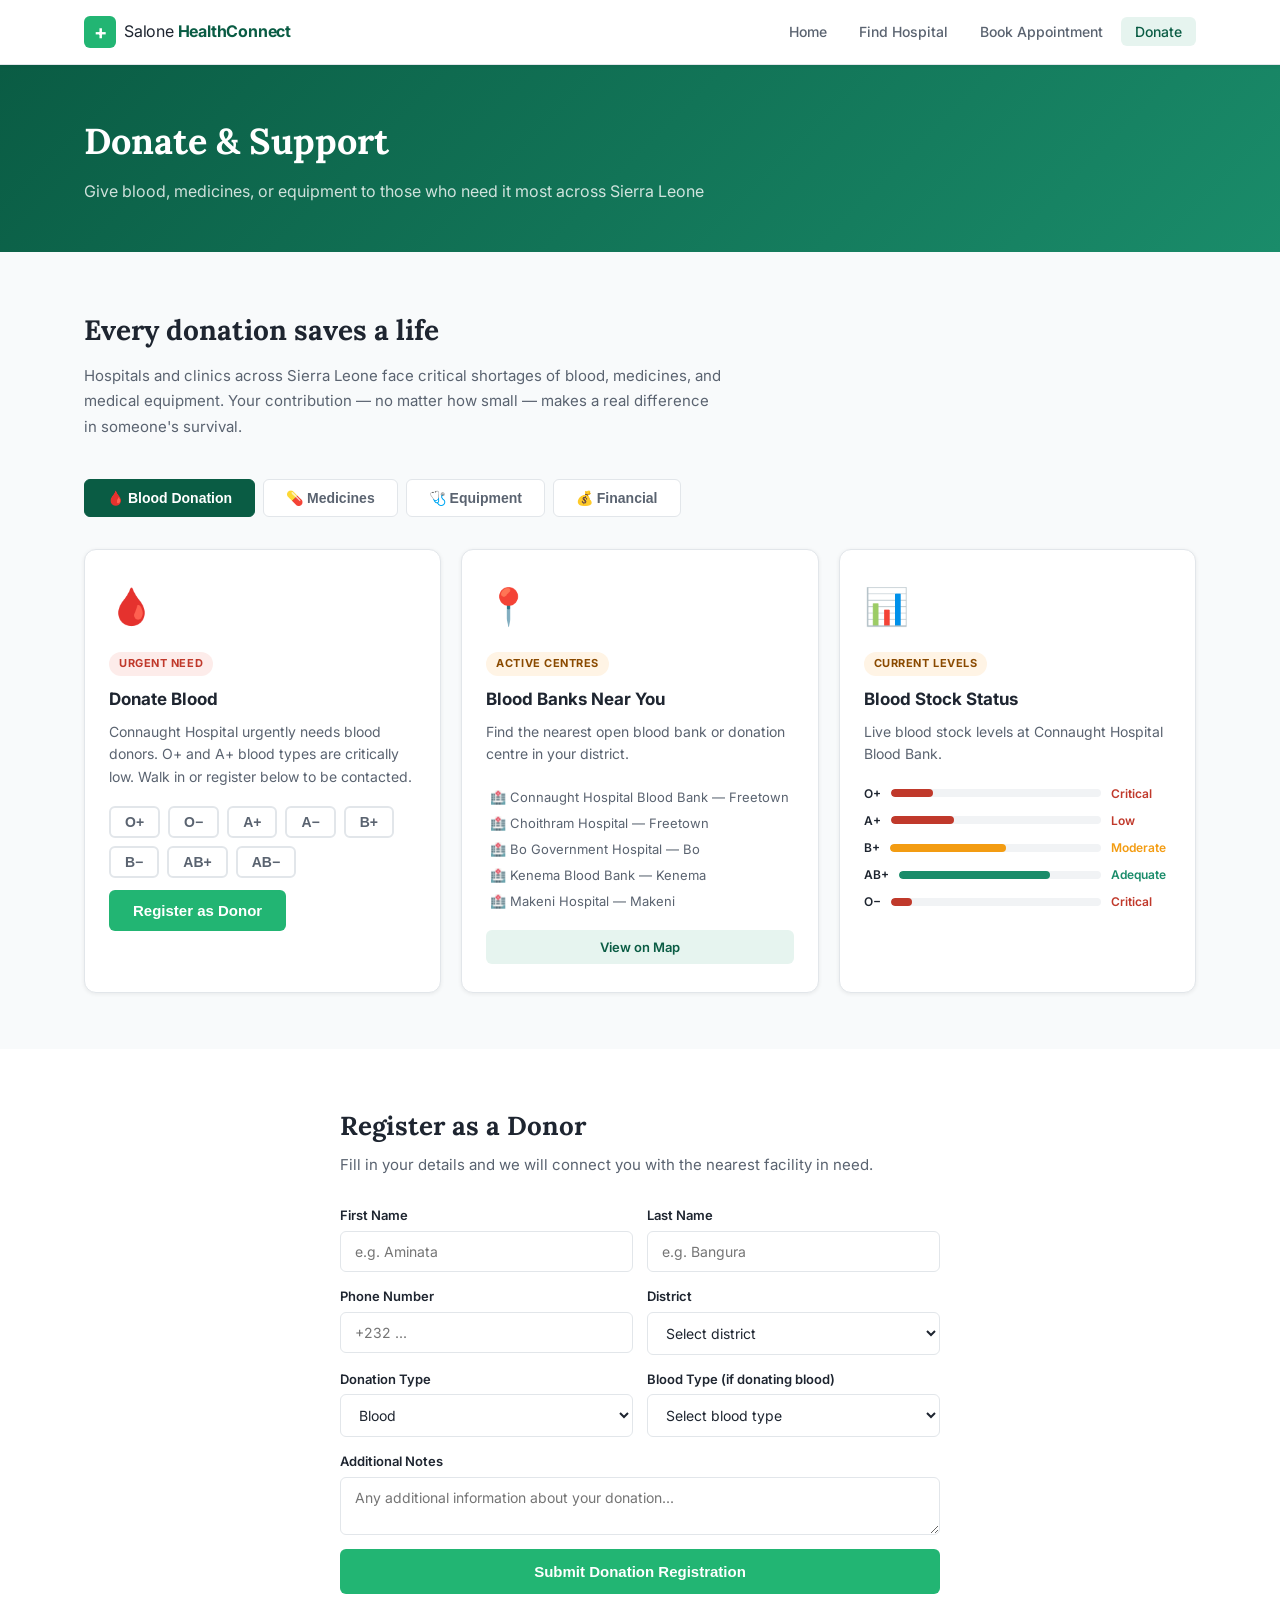
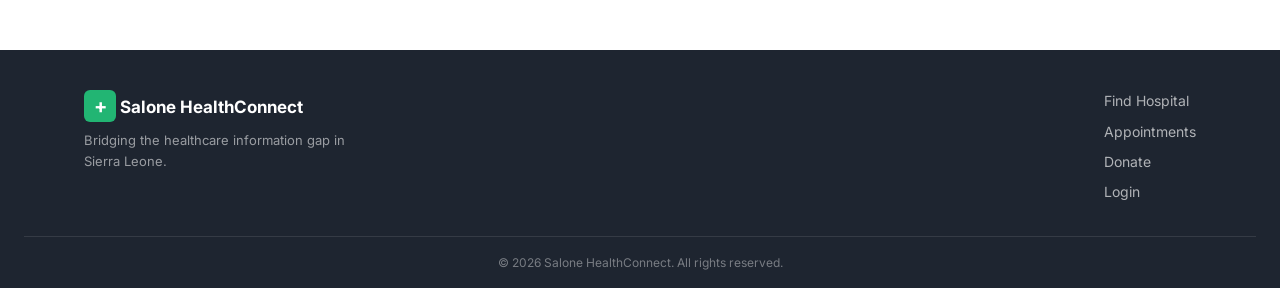
<file: donate.html>
<!DOCTYPE html>
<html lang="en">
<head>
  <meta charset="UTF-8"/>
  <meta name="viewport" content="width=device-width, initial-scale=1.0"/>
  <title>Donate – Salone HealthConnect</title>
  <link rel="stylesheet" href="style.css"/>
  <link href="https://fonts.googleapis.com/css2?family=Inter:wght@400;500;600;700&family=Lora:wght@600;700&display=swap" rel="stylesheet"/>
</head>
<body>

  <nav class="navbar">
    <div class="nav-inner">
      <a href="index.html" class="brand">
        <span class="brand-cross">+</span>
        <span class="brand-name">Salone <strong>HealthConnect</strong></span>
      </a>
    
      <ul class="nav-links">

        <li><a href="index.html">Home</a></li>
        <li><a href="hospitals.html">Find Hospital</a></li>
        <li><a href="appointments.html">Book Appointment</a></li>
        <li><a href="donate.html" class="active">Donate</a></li>
       
      </ul>
    </div>
     
    <div class="mobile-menu" id="mobileMenu">
      <a href="index.html">Home</a>
      <a href="hospitals.html">Find Hospital</a>
      <a href="appointments.html">Book Appointment</a>
      <a href="donate.html">Donate</a>
      <a href="about_us.html">About us</a>
    </div>
  </nav>

  <div class="page-header">
    <div class="container">
      <h1>Donate & Support</h1>
      <p>Give blood, medicines, or equipment to those who need it most across Sierra Leone</p>
    </div>
  </div>

  <!-- Donate Cards -->
  <section class="donate-section" id="items">
    <div class="container">

      <div class="donate-intro">
        <h2>Every donation saves a life</h2>
        <p>Hospitals and clinics across Sierra Leone face critical shortages of blood, medicines, and medical equipment. Your contribution — no matter how small — makes a real difference in someone's survival.</p>
      </div>

      <!-- Tabs -->
      <div class="donate-tabs">
        <button class="tab-btn active" onclick="switchTab(this, 'blood')">🩸 Blood Donation</button>
        <button class="tab-btn" onclick="switchTab(this, 'medicines')">💊 Medicines</button>
        <button class="tab-btn" onclick="switchTab(this, 'equipment')">🩺 Equipment</button>
        <button class="tab-btn" onclick="switchTab(this, 'financial')">💰 Financial</button>
      </div>

      <!-- Blood Donation -->
      <div class="donate-grid" id="tab-blood">

        <div class="donate-card">
          <div class="donate-card-icon">🩸</div>
          <span class="urgency-badge urgent">Urgent Need</span>
          <h3>Donate Blood</h3>
          <p>Connaught Hospital urgently needs blood donors. O+ and A+ blood types are critically low. Walk in or register below to be contacted.</p>
          <div class="blood-types">
            <button class="blood-type-btn">O+</button>
            <button class="blood-type-btn">O−</button>
            <button class="blood-type-btn">A+</button>
            <button class="blood-type-btn">A−</button>
            <button class="blood-type-btn">B+</button>
            <button class="blood-type-btn">B−</button>
            <button class="blood-type-btn">AB+</button>
            <button class="blood-type-btn">AB−</button>
          </div>
          <button class="btn-primary" onclick="scrollToForm()">Register as Donor</button>
        </div>

        <div class="donate-card">
          <div class="donate-card-icon">📍</div>
          <span class="urgency-badge">Active Centres</span>
          <h3>Blood Banks Near You</h3>
          <p>Find the nearest open blood bank or donation centre in your district.</p>
          <ul style="font-size:13px; color:var(--text-muted); line-height:2; margin-bottom:16px; padding-left: 4px;">
            <li>🏥 Connaught Hospital Blood Bank — Freetown</li>
            <li>🏥 Choithram Hospital — Freetown</li>
            <li>🏥 Bo Government Hospital — Bo</li>
            <li>🏥 Kenema Blood Bank — Kenema</li>
            <li>🏥 Makeni Hospital — Makeni</li>
          </ul>
          <a href="hospitals.html" class="btn-small" style="display:inline-block; width:100%; text-align:center;">View on Map</a>
        </div>

        <div class="donate-card">
          <div class="donate-card-icon">📊</div>
          <span class="urgency-badge">Current Levels</span>
          <h3>Blood Stock Status</h3>
          <p>Live blood stock levels at Connaught Hospital Blood Bank.</p>
          <div style="display:flex; flex-direction:column; gap:8px; margin: 12px 0;">
            <div class="stock-row"><span>O+</span><div class="stock-bar"><div class="stock-fill low" style="width:20%"></div></div><span class="stock-label low">Critical</span></div>
            <div class="stock-row"><span>A+</span><div class="stock-bar"><div class="stock-fill low" style="width:30%"></div></div><span class="stock-label low">Low</span></div>
            <div class="stock-row"><span>B+</span><div class="stock-bar"><div class="stock-fill mid" style="width:55%"></div></div><span class="stock-label mid">Moderate</span></div>
            <div class="stock-row"><span>AB+</span><div class="stock-bar"><div class="stock-fill ok" style="width:75%"></div></div><span class="stock-label ok">Adequate</span></div>
            <div class="stock-row"><span>O−</span><div class="stock-bar"><div class="stock-fill low" style="width:10%"></div></div><span class="stock-label low">Critical</span></div>
          </div>
        </div>

      </div>

      <!-- Medicines (hidden by default) -->
      <div class="donate-grid" id="tab-medicines" style="display:none;">
        <div class="donate-card">
          <div class="donate-card-icon">💊</div>
          <span class="urgency-badge urgent">Needed Now</span>
          <h3>Malaria Medications</h3>
          <p>ACT (Artemisinin-based Combination Therapy) medications are critically needed at rural health centres in Tonkolili and Kono districts.</p>
          <button class="btn-primary" onclick="scrollToForm()">Donate Medicines</button>
        </div>
        <div class="donate-card">
          <div class="donate-card-icon">🩹</div>
          <span class="urgency-badge">Needed</span>
          <h3>Wound Care Supplies</h3>
          <p>Bandages, antiseptics, and wound dressing kits are needed at emergency departments across Freetown.</p>
          <button class="btn-primary" onclick="scrollToForm()">Donate Supplies</button>
        </div>
        <div class="donate-card">
          <div class="donate-card-icon">👶</div>
          <span class="urgency-badge urgent">Urgent</span>
          <h3>Maternal Health Supplies</h3>
          <p>Iron supplements, folic acid, and prenatal vitamins for pregnant women in under-served communities.</p>
          <button class="btn-primary" onclick="scrollToForm()">Donate Now</button>
        </div>
      </div>

      <!-- Equipment (hidden by default) -->
      <div class="donate-grid" id="tab-equipment" style="display:none;">
        <div class="donate-card">
          <div class="donate-card-icon">🩺</div>
          <span class="urgency-badge urgent">Critical</span>
          <h3>Diagnostic Equipment</h3>
          <p>Blood pressure monitors, glucometers, and pulse oximeters are needed at community health posts in rural districts.</p>
          <button class="btn-primary" onclick="scrollToForm()">Donate Equipment</button>
        </div>
        <div class="donate-card">
          <div class="donate-card-icon">🔬</div>
          <span class="urgency-badge">Needed</span>
          <h3>Lab Supplies</h3>
          <p>Test kits for malaria, HIV, and TB rapid testing for district hospitals with limited lab capacity.</p>
          <button class="btn-primary" onclick="scrollToForm()">Donate Supplies</button>
        </div>
        <div class="donate-card">
          <div class="donate-card-icon">🛏️</div>
          <span class="urgency-badge">Needed</span>
          <h3>Hospital Furniture</h3>
          <p>Hospital beds, mattresses, and wheelchairs for expanding wards in government hospitals in Bo and Kenema.</p>
          <button class="btn-primary" onclick="scrollToForm()">Donate Furniture</button>
        </div>
      </div>

      <!-- Financial (hidden by default) -->
      <div class="donate-grid" id="tab-financial" style="display:none;">
        <div class="donate-card">
          <div class="donate-card-icon">💰</div>
          <span class="urgency-badge">Open</span>
          <h3>General Health Fund</h3>
          <p>Contribute to the Salone HealthConnect general fund which supports underfunded clinics and emergency care access.</p>
          <button class="btn-primary" onclick="scrollToForm()">Donate Money</button>
        </div>
        <div class="donate-card">
          <div class="donate-card-icon">🏫</div>
          <span class="urgency-badge">Open</span>
          <h3>Community Clinic Support</h3>
          <p>Sponsor a community health post for a month — covering medicines, supplies and health worker incentives.</p>
          <button class="btn-primary" onclick="scrollToForm()">Become a Sponsor</button>
        </div>
        <div class="donate-card">
          <div class="donate-card-icon">👩‍⚕️</div>
          <span class="urgency-badge">Open</span>
          <h3>Health Worker Training</h3>
          <p>Fund training for community health workers in remote districts who serve as the first line of care.</p>
          <button class="btn-primary" onclick="scrollToForm()">Fund Training</button>
        </div>
      </div>

    </div>
  </section>

  <!-- Donor Registration Form -->
  <section class="donate-form-section" id="donorForm">
    <div class="container">
      <div class="donate-form-wrap">
        <h2>Register as a Donor</h2>
        <p>Fill in your details and we will connect you with the nearest facility in need.</p>

        <div class="form-grid">
          <div class="form-field">
            <label>First Name</label>
           <input type="text" id="firstName" placeholder="e.g. Aminata"/>
          </div>
          <div class="form-field">
            <label>Last Name</label>
            <input type="text" id="lastName" placeholder="e.g. Bangura"/>
          </div>
          <div class="form-field">
            <label>Phone Number</label>
            <input type="tel" id="phoneNumber" placeholder="+232 ..."/>
          </div>
          <div class="form-field">
             <label>District</label>
              <select id="district">
               <option value="">Select district</option>
               <option>Western Area Urban</option>
               <option>Western Area Rural</option>
               <option>Bo</option>
               <option>Kenema</option>
               <option>Makeni</option>
               <option>Kono</option>
               <option>Port Loko</option>
               <option>Tonkolili</option>
              </select>
           </div>
          <div class="form-field">
            <label>Donation Type</label>
            <select id="donationType">
              <option>Blood</option>
              <option>Medicines</option>
              <option>Equipment</option>
              <option>Financial</option>
            </select>
         </div>
          <div class="form-field">
            <label>Blood Type (if donating blood)</label>
            <select id="bloodType">
              <option value="">Select blood type</option>
              <option>O+</option>
              <option>O−</option>
              <option>A+</option>
              <option>A−</option>
              <option>B+</option>
              <option>B−</option>
              <option>AB+</option>
              <option>AB−</option>
            </select>
          </div>
          <div class="form-field full">
            <label>Additional Notes</label>
            <textarea id="notes"placeholder="Any additional information about your donation..."></textarea>
          </div>
        </div>
       <button class="btn-primary"style="width:100%; padding:14px; font-size:15px;"onclick="submitDonation()">Submit Donation Registration</button>
      </div>
    </div>
  </section>

  <footer class="footer">
    <div class="container footer-inner">
      <div>
        <p class="brand-name-footer"><span class="brand-cross">+</span> Salone HealthConnect</p>
        <p class="footer-desc">Bridging the healthcare information gap in Sierra Leone.</p>
      </div>
      <div class="footer-links">
        <a href="hospitals.html">Find Hospital</a>
        <a href="appointments.html">Appointments</a>
        <a href="donate.html">Donate</a>
        <a href="login.html">Login</a>
      </div>
    </div>
    <div class="footer-bottom">
      <p>© 2026 Salone HealthConnect. All rights reserved.</p>
    </div>
  </footer>

  <style>
    .stock-row { display:flex; align-items:center; gap:10px; font-size:12px; font-weight:600; }
    .stock-bar { flex:1; height:8px; background:var(--gray-100); border-radius:20px; overflow:hidden; }
    .stock-fill { height:100%; border-radius:20px; transition: width 0.4s; }
    .stock-fill.low  { background:#C0392B; }
    .stock-fill.mid  { background:#F39C12; }
    .stock-fill.ok   { background:#1A8C6A; }
    .stock-label.low  { color:#C0392B; min-width:60px; }
    .stock-label.mid  { color:#F39C12; min-width:60px; }
    .stock-label.ok   { color:#1A8C6A; min-width:60px; }
  </style>
  <script>

  // Switch donation tabs
  function switchTab(btn, tabId) {
    document.querySelectorAll('.tab-btn').forEach(b => b.classList.remove('active'));
    btn.classList.add('active');

    ['blood', 'medicines', 'equipment', 'financial'].forEach(id => {
      document.getElementById('tab-' + id).style.display =
        (id === tabId) ? 'grid' : 'none';
    });
  }

  // Scroll to donor form
  function scrollToForm() {
    document.getElementById('donorForm').scrollIntoView({
      behavior: 'smooth'
    });
  }

  // Blood type buttons
  document.querySelectorAll('.blood-type-btn').forEach(btn => {
    btn.addEventListener('click', () => {
      document.querySelectorAll('.blood-type-btn')
        .forEach(b => b.classList.remove('active'));

      btn.classList.add('active');
    });
  });

  // Hamburger menu (safe)
  const hamburger = document.getElementById("hamburger");

  if (hamburger) {
    hamburger.addEventListener("click", function () {
      document.getElementById("mobileMenu").classList.toggle("open");
    });
  }

  // Submit donor registration
  function submitDonation() {

    let firstName = document.getElementById("firstName").value.trim();
    let lastName = document.getElementById("lastName").value.trim();
    let phoneNumber = document.getElementById("phoneNumber").value.trim();
    let district = document.getElementById("district").value;
    let donationType = document.getElementById("donationType").value;
    let bloodType = document.getElementById("bloodType").value;
    let notes = document.getElementById("notes").value.trim();

    if (
      firstName === "" ||
      lastName === "" ||
      phoneNumber === "" ||
      district === ""
    ) {
      alert("Please fill in all required fields.");
      return;
    }

    let donor = {
      firstName,
      lastName,
      phoneNumber,
      district,
      donationType,
      bloodType,
      notes
    };

    // Save to localStorage
    let donors = JSON.parse(localStorage.getItem("donors")) || [];
    donors.push(donor);
    localStorage.setItem("donors", JSON.stringify(donors));

    alert(
      "✅ Donation registration successful!\n\n" +
      "Name: " + firstName + " " + lastName +
      "\nPhone: " + phoneNumber +
      "\nDistrict: " + district +
      "\nDonation Type: " + donationType
    );

    // Clear form
    document.getElementById("firstName").value = "";
    document.getElementById("lastName").value = "";
    document.getElementById("phoneNumber").value = "";
    document.getElementById("district").selectedIndex = 0;
    document.getElementById("donationType").selectedIndex = 0;
    document.getElementById("bloodType").selectedIndex = 0;
    document.getElementById("notes").value = "";
  }

</script>

</body>
</html>
</file>
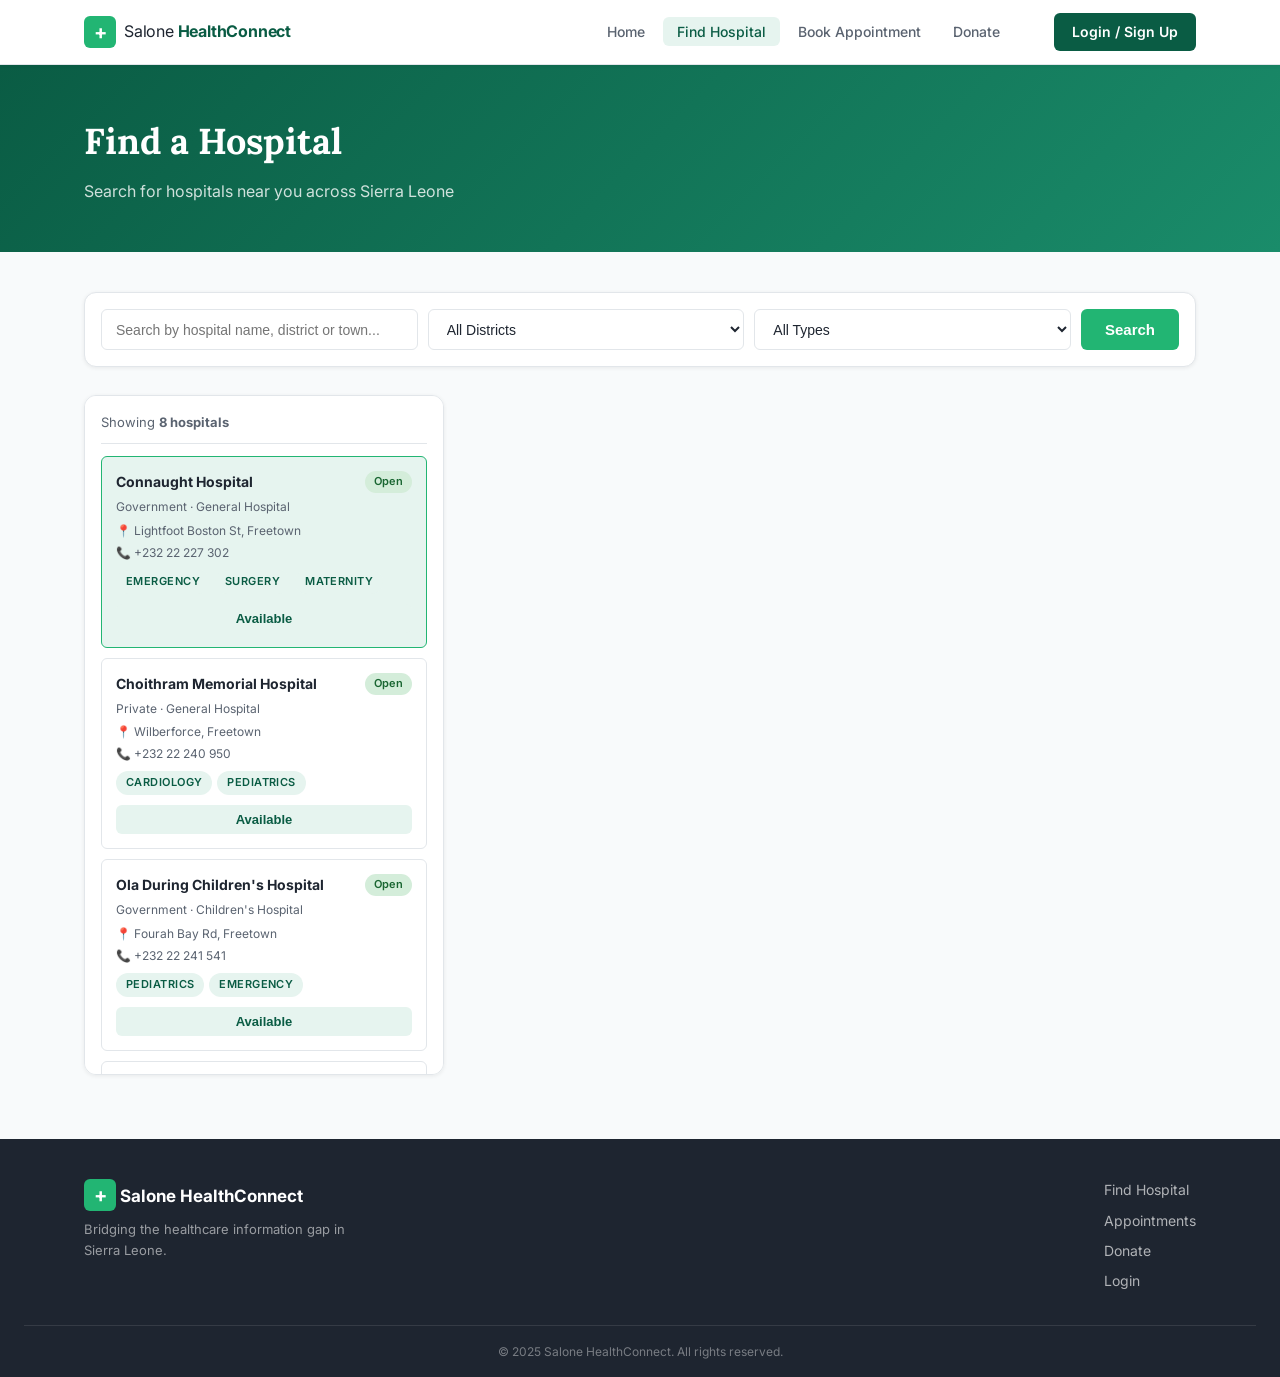
<file: hospitals.html>
<!DOCTYPE html>
<html lang="en">
<head>
  <meta charset="UTF-8"/>
  <meta name="viewport" content="width=device-width, initial-scale=1.0"/>
  <title>Find a Hospital – Salone HealthConnect</title>
  <link rel="stylesheet" href="style.css"/>
  <link href="https://fonts.googleapis.com/css2?family=Inter:wght@400;500;600;700&family=Lora:wght@600;700&display=swap" rel="stylesheet"/>
</head>
<body>

  <nav class="navbar">
    <div class="nav-inner">
      <a href="index.html" class="brand">
        <span class="brand-cross">+</span>
        <span class="brand-name">Salone <strong>HealthConnect</strong></span>
      </a>
      <ul class="nav-links">
        <li><a href="index.html">Home</a></li>
        <li><a href="hospitals.html" class="active">Find Hospital</a></li>
        <li><a href="appointments.html">Book Appointment</a></li>
        <li><a href="donate.html">Donate</a></li>
      </ul>
      <a href="login.html" class="btn-nav">Login / Sign Up</a>
      <button class="hamburger" id="hamburger">&#9776;</button>
    </div>
    <div class="mobile-menu" id="mobileMenu">
      <a href="index.html">Home</a>
      <a href="hospitals.html">Find Hospital</a>
      <a href="appointments.html">Book Appointment</a>
      <a href="donate.html">Donate</a>
    </div>
  </nav>

  <div class="page-header">
    <div class="container">
      <h1>Find a Hospital</h1>
      <p>Search for hospitals near you across Sierra Leone</p>
    </div>
  </div>

  <section class="hospital-search-section">
    <div class="container">

      <!-- Search Bar -->
      <div class="search-bar">
        <input type="text" id="searchInput" placeholder="Search by hospital name, district or town..." />
        <select id="districtFilter">
          <option value="">All Districts</option>
          <option>Western Area Urban</option>
          <option>Western Area Rural</option>
          <option>Bo</option>
          <option>Kenema</option>
          <option>Makeni</option>
          <option>Kono</option>
          <option>Port Loko</option>
          <option>Tonkolili</option>
        </select>
        <select id="typeFilter">
          <option value="">All Types</option>
          <option>Government</option>
          <option>Private</option>
          <option>NGO</option>
        </select>
        <button class="btn-primary" id="searchBtn">Search</button>
      </div>

      <!-- Map + List Layout -->
      <div class="map-list-layout">

        <!-- Hospital List -->
        <div class="hospital-list-panel">
          <p class="results-count">Showing <strong>8 hospitals</strong></p>

          <div class="hosp-item active-item" onclick="selectHospital(this, 'Connaught Hospital')">
            <div class="hosp-item-top">
              <h4>Connaught Hospital</h4>
              <span class="status-badge open">Open</span>
            </div>
            <p class="hosp-type">Government · General Hospital</p>
            <p class="hosp-addr">📍 Lightfoot Boston St, Freetown</p>
            <p class="hosp-phone">📞 +232 22 227 302</p>
            <div class="hosp-tags">
              <span class="tag">Emergency</span>
              <span class="tag">Surgery</span>
              <span class="tag">Maternity</span>
            </div>
            <button class="btn-small map-btn">Available</button>
          </div>

          <div class="hosp-item" onclick="selectHospital(this, 'Choithram Memorial Hospital')">
            <div class="hosp-item-top">
              <h4>Choithram Memorial Hospital</h4>
              <span class="status-badge open">Open</span>
            </div>
            <p class="hosp-type">Private · General Hospital</p>
            <p class="hosp-addr">📍 Wilberforce, Freetown</p>
            <p class="hosp-phone">📞 +232 22 240 950</p>
            <div class="hosp-tags">
              <span class="tag">Cardiology</span>
              <span class="tag">Pediatrics</span>
            </div>
            <button class="btn-small map-btn">Available</button>
          </div>

          <div class="hosp-item" onclick="selectHospital(this, 'Ola During Children Hospital')">
            <div class="hosp-item-top">
              <h4>Ola During Children's Hospital</h4>
              <span class="status-badge open">Open</span>
            </div>
            <p class="hosp-type">Government · Children's Hospital</p>
            <p class="hosp-addr">📍 Fourah Bay Rd, Freetown</p>
            <p class="hosp-phone">📞 +232 22 241 541</p>
            <div class="hosp-tags">
              <span class="tag">Pediatrics</span>
              <span class="tag">Emergency</span>
            </div>
            <button class="btn-small map-btn">Available</button>
          </div>

          <div class="hosp-item" onclick="selectHospital(this, 'Lumley Government Hospital')">
            <div class="hosp-item-top">
              <h4>Lumley Government Hospital</h4>
              <span class="status-badge closed">Closed</span>
            </div>
            <p class="hosp-type">Government · General Hospital</p>
            <p class="hosp-addr">📍 Lumley, Freetown</p>
            <p class="hosp-phone">📞 +232 22 236 777</p>
            <div class="hosp-tags">
              <span class="tag">General</span>
              <span class="tag">Maternity</span>
            </div>
            <button class="btn-small map-btn">Unavailable</button>
          </div>

          <div class="hosp-item" onclick="selectHospital(this, 'Bo Government Hospital')">
            <div class="hosp-item-top">
              <h4>Bo Government Hospital</h4>
              <span class="status-badge open">Open</span>
            </div>
            <p class="hosp-type">Government · Regional Hospital</p>
            <p class="hosp-addr">📍 Bo, Southern Province</p>
            <p class="hosp-phone">📞 +232 32 202 000</p>
            <div class="hosp-tags">
              <span class="tag">General</span>
              <span class="tag">Maternity</span>
            </div>
            <button class="btn-small map-btn">Available</button>
          </div>

          <div class="hosp-item" onclick="selectHospital(this, 'Kenema Government Hospital')">
            <div class="hosp-item-top">
              <h4>Kenema Government Hospital</h4>
              <span class="status-badge open">Open</span>
            </div>
            <p class="hosp-type">Government · Regional Hospital</p>
            <p class="hosp-addr">📍 Kenema, Eastern Province</p>
            <p class="hosp-phone">📞 +232 32 402 001</p>
            <div class="hosp-tags">
              <span class="tag">General</span>
              <span class="tag">Lab</span>
            </div>
            <button class="btn-small map-btn">Available</button>
          </div>

          <div class="hosp-item" onclick="selectHospital(this, 'Makeni Government Hospital')">
            <div class="hosp-item-top">
              <h4>Makeni Government Hospital</h4>
              <span class="status-badge open">Open</span>
            </div>
            <p class="hosp-type">Government · Regional Hospital</p>
            <p class="hosp-addr">📍 Makeni, Northern Province</p>
            <p class="hosp-phone">📞 +232 76 600 001</p>
            <div class="hosp-tags">
              <span class="tag">General</span>
              <span class="tag">Surgery</span>
            </div>
            <button class="btn-small map-btn">Available</button>
          </div>

          <div class="hosp-item" onclick="selectHospital(this, 'Mercy Hospital')">
            <div class="hosp-item-top">
              <h4>Mercy Hospital</h4>
              <span class="status-badge open">Open</span>
            </div>
            <p class="hosp-type">Private · Specialist Hospital</p>
            <p class="hosp-addr">📍 Hill Station, Freetown</p>
            <p class="hosp-phone">📞 +232 77 888 999</p>
            <div class="hosp-tags">
              <span class="tag">Diagnostics</span>
              <span class="tag">Gynecology</span>
            </div>
            <button class="btn-small map-btn">Available</button>
          </div>

        </div>

    

      </div>
    </div>
  </section>

  <footer class="footer">
    <div class="container footer-inner">
      <div>
        <p class="brand-name-footer"><span class="brand-cross">+</span> Salone HealthConnect</p>
        <p class="footer-desc">Bridging the healthcare information gap in Sierra Leone.</p>
      </div>
      <div class="footer-links">
        <a href="hospitals.html">Find Hospital</a>
        <a href="appointments.html">Appointments</a>
        <a href="donate.html">Donate</a>
        <a href="login.html">Login</a>
      </div>
    </div>
    <div class="footer-bottom">
      <p>© 2025 Salone HealthConnect. All rights reserved.</p>
    </div>
  </footer>

  <script>
    function selectHospital(el, name) {
      document.querySelectorAll('.hosp-item').forEach(i => i.classList.remove('active-item'));
      el.classList.add('active-item');
      // When API key is added, update map src here dynamically
    }
    document.getElementById('hamburger').addEventListener('click', function() {
      document.getElementById('mobileMenu').classList.toggle('open');
    });
  </script>
</body>
</html>
</file>
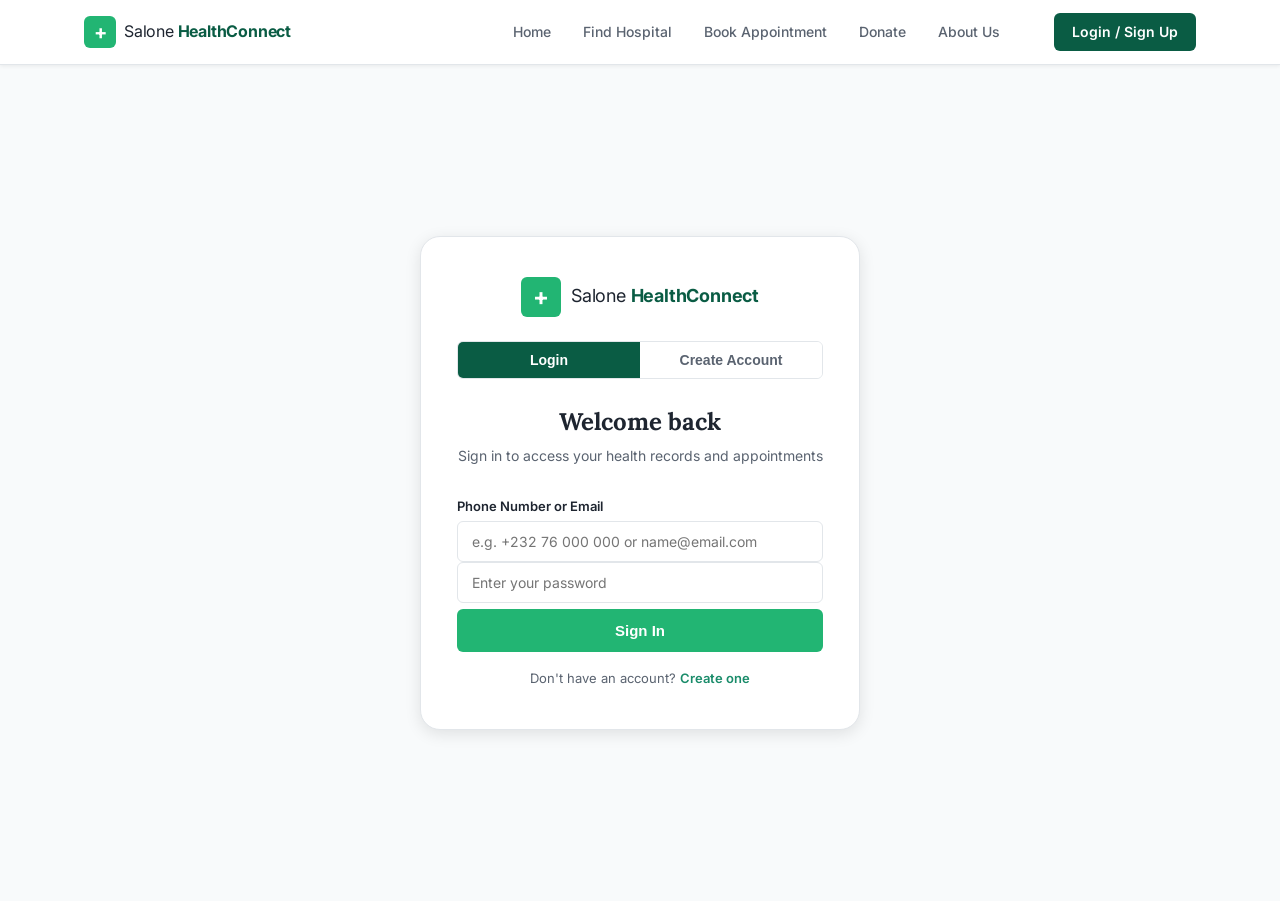
<file: login.html>
<!DOCTYPE html>
<html lang="en">
<head>
  <meta charset="UTF-8">
  <meta name="viewport" content="width=device-width, initial-scale=1.0">
  <title>Login – Salone HealthConnect</title>

  <link rel="stylesheet" href="style.css">

  <link href="https://fonts.googleapis.com/css2?family=Inter:wght@400;500;600;700&family=Lora:wght@600;700&display=swap" rel="stylesheet">
</head>
<body>

  <!-- NAVBAR -->
  <nav class="navbar">
    <div class="nav-inner">

      <a href="index.html" class="brand">
        <span class="brand-cross">+</span>
        <span class="brand-name">Salone <strong>HealthConnect</strong></span>
      </a>

      <ul class="nav-links">
        <li><a href="index.html">Home</a></li>
        <li><a href="hospitals.html">Find Hospital</a></li>
        <li><a href="appointments.html">Book Appointment</a></li>
        <li><a href="donate.html">Donate</a></li>
        <li><a href="about_us.html">About Us</a></li>
      </ul>

      <a href="login.html" class="btn-nav active">
        Login / Sign Up
      </a>

      <button class="hamburger" id="hamburger">
        &#9776;
      </button>

    </div>

    <div class="mobile-menu" id="mobileMenu">
      <a href="index.html">Home</a>
      <a href="hospitals.html">Find Hospital</a>
      <a href="appointments.html">Book Appointment</a>
      <a href="donate.html">Donate</a>
      <a href="about_us.html">About Us</a>
      <a href="login.html" class="active">Login / Sign Up</a>
    </div>
  </nav>

  <!-- LOGIN PAGE -->
  <div class="login-page">

    <div class="login-box">

      <div class="login-logo">
        <span class="brand-cross" style="width:40px;height:40px;font-size:24px;">+</span>
        <span class="brand-name" style="font-size:18px;">
          Salone <strong>HealthConnect</strong>
        </span>
      </div>

      <!-- Tabs -->
      <div class="login-tabs">
        <button class="login-tab active" id="tabLogin" onclick="showLogin()">
          Login
        </button>

        <button class="login-tab" id="tabRegister" onclick="showRegister()">
          Create Account
        </button>
      </div>

      <!-- LOGIN FORM -->
      <div id="loginForm">

        <h2>Welcome back</h2>

        <p class="login-sub">
          Sign in to access your health records and appointments
        </p>

        <div class="login-form">

          <div>
            <label>Phone Number or Email</label>
            <input
            type="text"
            id="loginEmail"
            placeholder="e.g. +232 76 000 000 or name@email.com"
            required>

           <input
            type="password"
            id="loginPassword"
            placeholder="Enter your password"
            required>

           <button type="button"
             class="btn-primary"
             onclick="loginUser()">
             Sign In
            </button>
            
          </div>

          

        </div>

        <p class="login-divider">
          Don't have an account?
          <a href="#" onclick="showRegister(); return false;">
            Create one
          </a>
        </p>

      </div>

      <!-- REGISTER FORM -->
      <div id="registerForm" style="display:none;">

        <h2>Create account</h2>

        <p class="login-sub">
          Join Salone HealthConnect to manage your health
        </p>

        <div class="login-form">

          <div>
            <label>Full Name</label>

            <input
            type="text"
            id="fullName"
            placeholder="e.g. Aminata Bangura"
            required>
          </div>

          <div>
            <label>Phone Number</label>

           <input
           type="tel"
           id="phone"
           placeholder="+232 ..."
           required>
          </div>

          <div>
            <label>Email Address (optional)</label>

            <input
            type="email"
            id="email"
            placeholder="name@email.com">
          </div>

          <div>
            <label>District</label>

            <select class="district-select" required>

              <option value="">
                Select your district
              </option>

              <option>Western Area Urban</option>
              <option>Western Area Rural</option>
              <option>Bo</option>
              <option>Kenema</option>
              <option>Makeni</option>
              <option>Kono</option>
              <option>Port Loko</option>
              <option>Tonkolili</option>

            </select>

          </div>

          <div>
            <label>Password</label>

            <input
            type="password"
            id="registerPassword"
            placeholder="Create a strong password"
            required>
          </div>

          <div>
            <label>Confirm Password</label>

            <input
            type="password"
            id="confirmPassword"
            placeholder="Repeat your password"
            required>
          </div>

          <button
            type="button"
            class="btn-primary"
            onclick="registerUser()">
            Create Account
          </button>

        </div>

        <p class="login-divider">
          Already have an account?

          <a href="#" onclick="showLogin(); return false;">
            Sign in
          </a>
        </p>

      </div>

    </div>

  </div>

  <!-- JAVASCRIPT -->
  <script>

function showLogin() {

    document.getElementById("loginForm").style.display = "block";
    document.getElementById("registerForm").style.display = "none";

    document.getElementById("tabLogin").classList.add("active");
    document.getElementById("tabRegister").classList.remove("active");

}

function showRegister() {

    document.getElementById("loginForm").style.display = "none";
    document.getElementById("registerForm").style.display = "block";

    document.getElementById("tabLogin").classList.remove("active");
    document.getElementById("tabRegister").classList.add("active");

}


// CREATE ACCOUNT
function registerUser() {

    let fullName = document.getElementById("fullName").value;
    let phone = document.getElementById("phone").value;
    let email = document.getElementById("email").value;
    let password = document.getElementById("registerPassword").value;
    let confirmPassword = document.getElementById("confirmPassword").value;

    if (
        fullName === "" ||
        phone === "" ||
        password === ""
    ) {
        alert("Please fill all required fields.");
        return;
    }

    if (password !== confirmPassword) {
        alert("Passwords do not match.");
        return;
    }

    let user = {
        fullName: fullName,
        phone: phone,
        email: email,
        password: password
    };

    localStorage.setItem("user", JSON.stringify(user));

    alert("Account created successfully!");

    showLogin();
}


// LOGIN
function loginUser() {

    let loginEmail = document.getElementById("loginEmail").value;
    let loginPassword = document.getElementById("loginPassword").value;

    let storedUser = JSON.parse(localStorage.getItem("user"));

    if (storedUser == null) {
        alert("No account found. Please create an account.");
        return;
    }

    if (
        (loginEmail === storedUser.email ||
        loginEmail === storedUser.phone)
        &&
        loginPassword === storedUser.password
    ) {

        alert("Login successful!");

        window.location.href = "index.html";

    } else {

        alert("Invalid email/phone or password.");

    }

}


document.getElementById("hamburger").addEventListener("click", function () {

    document.getElementById("mobileMenu").classList.toggle("open");

});

</script>

</body>
</html>
</file>
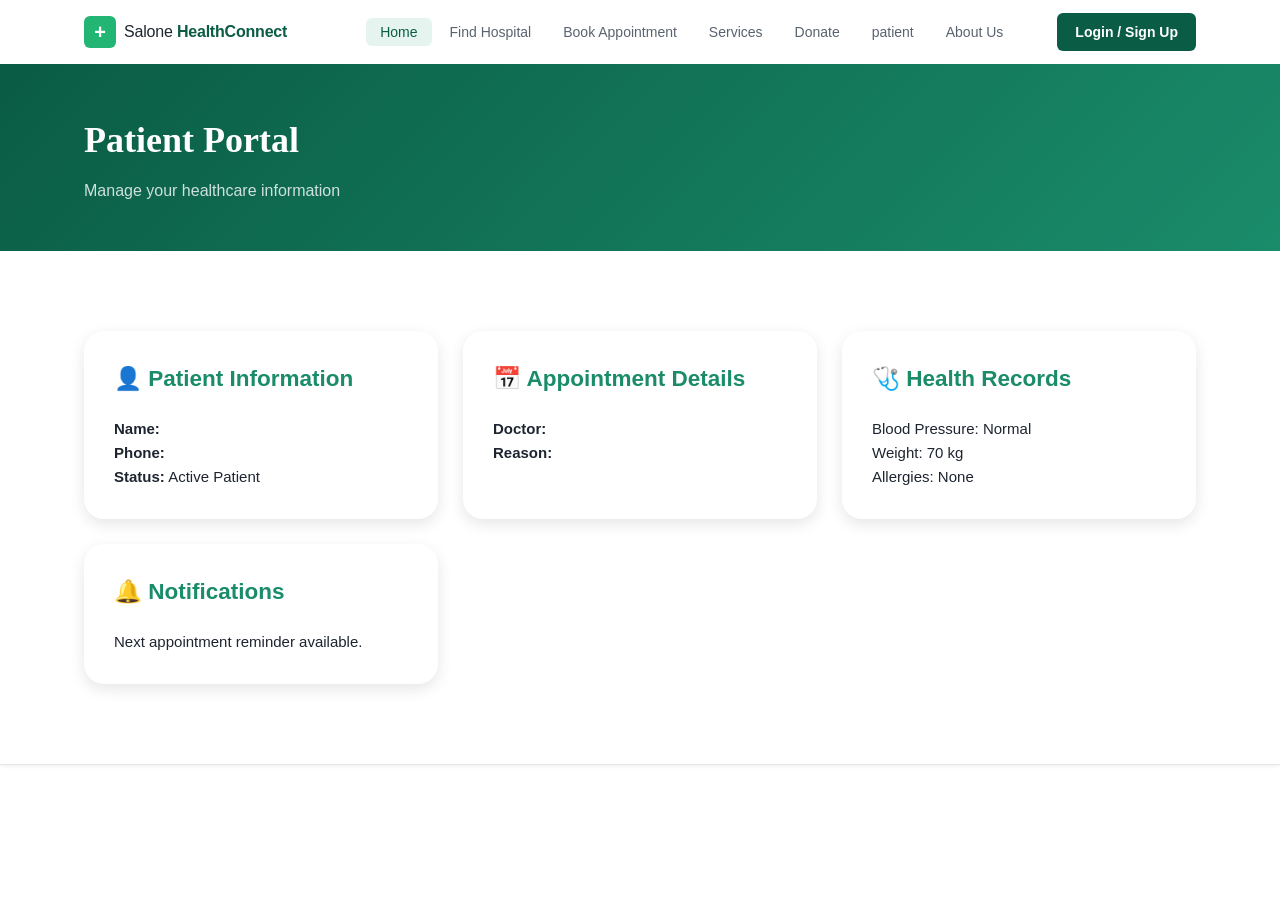
<file: patient-portal.html>
<!DOCTYPE html>
<html lang="en">
<head>
    <meta charset="UTF-8">
    <meta name="viewport" content="width=device-width, initial-scale=1.0">
    <title>Patient Portal - Salone HealthConnect</title>
    <link rel="stylesheet" href="style.css">
</head>
<body>

<!-- NAVIGATION -->
  <nav class="navbar">
    <div class="nav-inner">
      <a href="index.html" class="brand">
        <span class="brand-cross">+</span>
        <span class="brand-name">Salone <strong>HealthConnect</strong></span>
      </a>

      <ul class="nav-links">
        <li><a href="index.html" class="active">Home</a></li>
        <li><a href="hospitals.html">Find Hospital</a></li>
        <li><a href="appointments.html">Book Appointment</a></li>
        <li><a href="service.html">Services</a></li>
        <li><a href="donate.html">Donate</a></li>
        <li><a href="patient-portal.html">patient</a></li>
        <li><a href="about_us.html">About Us</a></li>
      </ul>

      <a href="login.html" class="btn-nav">Login / Sign Up</a>

      <button class="hamburger" id="hamburger">
        &#9776;
      </button>
    </div>
<!-- Header -->
<div class="page-header">
    <div class="container">
        <h1>Patient Portal</h1>
        <p>Manage your healthcare information</p>
    </div>
</div>


<section class="portal-section">
<div class="container">

<div class="portal-grid">

<!-- Patient Information -->
<div class="portal-card">
    <h2>👤 Patient Information</h2>

    <p><strong>Name:</strong> <span id="patientName"></span></p>

    <p><strong>Phone:</strong> <span id="patientPhone"></span></p>

    <p><strong>Status:</strong> Active Patient</p>
</div>


<!-- Appointment -->
<div class="portal-card">
    <h2>📅 Appointment Details</h2>

    <p><strong>Doctor:</strong> <span id="doctor"></span></p>

    <p><strong>Reason:</strong> <span id="reason"></span></p>
</div>


<!-- Health Records -->
<div class="portal-card">
    <h2>🩺 Health Records</h2>

    <p>Blood Pressure: Normal</p>

    <p>Weight: 70 kg</p>

    <p>Allergies: None</p>
</div>


<!-- Notifications -->
<div class="portal-card">
    <h2>🔔 Notifications</h2>

    <p>Next appointment reminder available.</p>
</div>

</div>
<script>

let appointment =
JSON.parse(localStorage.getItem("appointment"));

if(appointment){

document.getElementById("patientName").innerText =
appointment.patientName;

document.getElementById("patientPhone").innerText =
appointment.patientPhone;

document.getElementById("doctor").innerText =
appointment.doctor;

document.getElementById("reason").innerText =
appointment.visitReason;

}

</script>

</body>
</html>
</file>
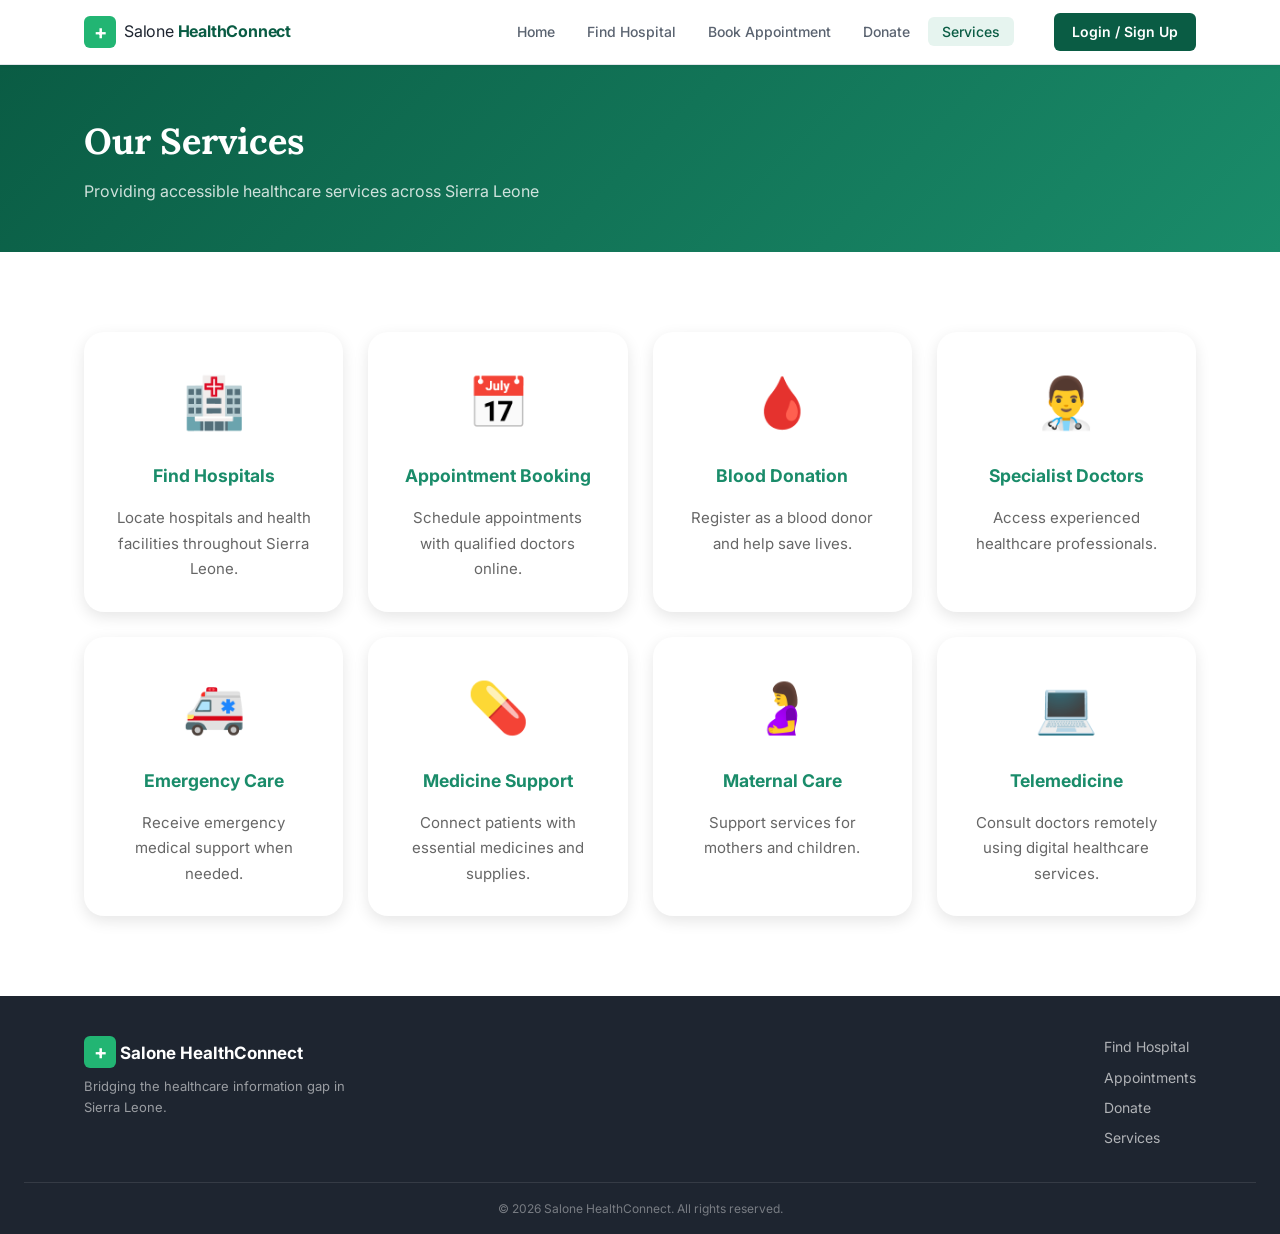
<file: service.html>
<!DOCTYPE html>
<html lang="en">
<head>
    <meta charset="UTF-8">
    <meta name="viewport" content="width=device-width, initial-scale=1.0">
    <title>Our Services – Salone HealthConnect</title>

    <link rel="stylesheet" href="style.css">

    <link href="https://fonts.googleapis.com/css2?family=Inter:wght@400;500;600;700&family=Lora:wght@600;700&display=swap" rel="stylesheet">
</head>
<body>

    <!-- NAVBAR -->
    <nav class="navbar">
        <div class="nav-inner">

            <a href="index.html" class="brand">
                <span class="brand-cross">+</span>
                <span class="brand-name">
                    Salone <strong>HealthConnect</strong>
                </span>
            </a>

            <ul class="nav-links">
                <li><a href="index.html">Home</a></li>
                <li><a href="hospitals.html">Find Hospital</a></li>
                <li><a href="appointments.html">Book Appointment</a></li>
                <li><a href="donate.html">Donate</a></li>
                <li><a href="services.html" class="active">Services</a></li>
            </ul>

            <a href="login.html" class="btn-nav">
                Login / Sign Up
            </a>
        </div>
    </nav>


    <!-- PAGE HEADER -->
    <div class="page-header">
        <div class="container">
            <h1>Our Services</h1>
            <p>
                Providing accessible healthcare services across Sierra Leone
            </p>
        </div>
    </div>


    <!-- SERVICES -->
    <section class="services-section">

        <div class="container">

            <div class="services-grid">

                <div class="service-card">
                    <div class="service-icon">🏥</div>
                    <h3>Find Hospitals</h3>
                    <p>
                        Locate hospitals and health facilities throughout Sierra Leone.
                    </p>
                </div>

                <div class="service-card">
                    <div class="service-icon">📅</div>
                    <h3>Appointment Booking</h3>
                    <p>
                        Schedule appointments with qualified doctors online.
                    </p>
                </div>

                <div class="service-card">
                    <div class="service-icon">🩸</div>
                    <h3>Blood Donation</h3>
                    <p>
                        Register as a blood donor and help save lives.
                    </p>
                </div>

                <div class="service-card">
                    <div class="service-icon">👨‍⚕️</div>
                    <h3>Specialist Doctors</h3>
                    <p>
                        Access experienced healthcare professionals.
                    </p>
                </div>

                <div class="service-card">
                    <div class="service-icon">🚑</div>
                    <h3>Emergency Care</h3>
                    <p>
                        Receive emergency medical support when needed.
                    </p>
                </div>

                <div class="service-card">
                    <div class="service-icon">💊</div>
                    <h3>Medicine Support</h3>
                    <p>
                        Connect patients with essential medicines and supplies.
                    </p>
                </div>

                <div class="service-card">
                    <div class="service-icon">🤰</div>
                    <h3>Maternal Care</h3>
                    <p>
                        Support services for mothers and children.
                    </p>
                </div>

                <div class="service-card">
                    <div class="service-icon">💻</div>
                    <h3>Telemedicine</h3>
                    <p>
                        Consult doctors remotely using digital healthcare services.
                    </p>
                </div>

            </div>

        </div>

    </section>


    <!-- FOOTER -->
    <footer class="footer">
        <div class="container footer-inner">

            <div>
                <p class="brand-name-footer">
                    <span class="brand-cross">+</span>
                    Salone HealthConnect
                </p>

                <p class="footer-desc">
                    Bridging the healthcare information gap in Sierra Leone.
                </p>
            </div>

            <div class="footer-links">
                <a href="hospitals.html">Find Hospital</a>
                <a href="appointments.html">Appointments</a>
                <a href="donate.html">Donate</a>
                <a href="services.html">Services</a>
            </div>

        </div>

        <div class="footer-bottom">
            <p>
                © 2026 Salone HealthConnect. All rights reserved.
            </p>
        </div>
    </footer>

</body>
</html>
</file>
<file: style.css>
/* =============================================
   SALONE HEALTHCONNECT — MAIN STYLESHEET
   ============================================= */

/* --- Reset & Base --- */
*, *::before, *::after {
  box-sizing: border-box;
  margin: 0;
  padding: 0;
}

:root {
  --green-dark:   #0A5C44;
  --green-mid:    #1A8C6A;
  --green-light:  #E6F4EF;
  --green-accent: #22B573;
  --red-emergency:#C0392B;
  --red-light:    #FDECEA;
  --white:        #FFFFFF;
  --off-white:    #F8FAFB;
  --gray-100:     #F1F3F5;
  --gray-200:     #E2E6EA;
  --gray-400:     #9AA3AF;
  --gray-600:     #5A6370;
  --gray-800:     #1E2530;
  --text-main:    #1E2530;
  --text-muted:   #5A6370;
  --border:       #E2E6EA;
  --radius-sm:    6px;
  --radius-md:    12px;
  --radius-lg:    20px;
  --shadow-sm:    0 1px 4px rgba(0,0,0,0.07);
  --shadow-md:    0 4px 16px rgba(0,0,0,0.10);
  --shadow-lg:    0 8px 32px rgba(0,0,0,0.13);
  --font-body:    'Inter', sans-serif;
  --font-display: 'Lora', serif;
}

html { scroll-behavior: smooth; }

body {
  font-family: var(--font-body);
  color: var(--text-main);
  background: var(--white);
  line-height: 1.6;
  font-size: 15px;
}

a { text-decoration: none; color: inherit; }
ul { list-style: none; }
img { max-width: 100%; display: block; }

.container {
  max-width: 1160px;
  margin: 0 auto;
  padding: 0 24px;
}

/* =============================================
   NAVBAR
   ============================================= */
.navbar {
  position: sticky;
  top: 0;
  z-index: 100;
  background: var(--white);
  border-bottom: 1px solid var(--border);
  box-shadow: var(--shadow-sm);
}

.nav-inner {
  max-width: 1160px;
  margin: 0 auto;
  padding: 0 24px;
  height: 64px;
  display: flex;
  align-items: center;
  gap: 32px;
}

.brand {
  display: flex;
  align-items: center;
  gap: 8px;
  flex-shrink: 0;
}

.brand-cross {
  display: inline-flex;
  align-items: center;
  justify-content: center;
  width: 32px;
  height: 32px;
  background: var(--green-accent);
  color: var(--white);
  border-radius: var(--radius-sm);
  font-size: 20px;
  font-weight: 700;
  line-height: 1;
}

.brand-name {
  font-size: 16px;
  color: var(--text-main);
  letter-spacing: -0.2px;
}

.brand-name strong {
  color: var(--green-dark);
}

.nav-links {
  display: flex;
  gap: 4px;
  margin-left: auto;
}

.nav-links a {
  padding: 6px 14px;
  border-radius: var(--radius-sm);
  font-size: 14px;
  font-weight: 500;
  color: var(--text-muted);
  transition: background 0.18s, color 0.18s;
}

.nav-links a:hover,
.nav-links a.active {
  background: var(--green-light);
  color: var(--green-dark);
}

.btn-nav {
  margin-left: 8px;
  padding: 8px 18px;
  background: var(--green-dark);
  color: var(--white);
  border-radius: var(--radius-sm);
  font-size: 14px;
  font-weight: 600;
  white-space: nowrap;
  transition: background 0.18s;
}

.btn-nav:hover {
  background: var(--green-mid);
}

.hamburger {
  display: none;
  background: none;
  border: none;
  font-size: 22px;
  color: var(--text-main);
  cursor: pointer;
  margin-left: auto;
}

.mobile-menu {
  display: none;
  flex-direction: column;
  background: var(--white);
  border-top: 1px solid var(--border);
  padding: 12px 24px 16px;
  gap: 4px;
}

.mobile-menu.open {
  display: flex;
}

.mobile-menu a {
  padding: 10px 12px;
  border-radius: var(--radius-sm);
  font-size: 15px;
  font-weight: 500;
  color: var(--text-main);
  transition: background 0.15s;
}

.mobile-menu a:hover {
  background: var(--green-light);
  color: var(--green-dark);
}

/* =============================================
   BUTTONS
   ============================================= */
.btn-primary {
  display: inline-block;
  padding: 12px 24px;
  background: var(--green-accent);
  color: var(--white);
  border-radius: var(--radius-sm);
  font-size: 15px;
  font-weight: 600;
  border: none;
  cursor: pointer;
  transition: background 0.18s, transform 0.12s;
}

.btn-primary:hover {
  background: var(--green-mid);
  transform: translateY(-1px);
}

.btn-outline {
  display: inline-block;
  padding: 12px 24px;
  background: transparent;
  color: var(--white);
  border: 2px solid rgba(255,255,255,0.7);
  border-radius: var(--radius-sm);
  font-size: 15px;
  font-weight: 600;
  cursor: pointer;
  transition: background 0.18s, border-color 0.18s;
}

.btn-outline:hover {
  background: rgba(255,255,255,0.12);
  border-color: var(--white);
}

.btn-small {
  display: inline-block;
  padding: 7px 16px;
  background: var(--green-light);
  color: var(--green-dark);
  border: none;
  border-radius: var(--radius-sm);
  font-size: 13px;
  font-weight: 600;
  cursor: pointer;
  transition: background 0.15s;
}

.btn-small:hover {
  background: var(--green-accent);
  color: var(--white);
}

.btn-emergency {
  display: inline-block;
  padding: 10px 22px;
  background: var(--red-emergency);
  color: var(--white);
  border-radius: var(--radius-sm);
  font-weight: 700;
  font-size: 15px;
  transition: background 0.15s;
}

.btn-emergency:hover { background: #a93226; }

.btn-emergency-outline {
  display: inline-block;
  padding: 10px 22px;
  background: transparent;
  color: var(--red-emergency);
  border: 2px solid var(--red-emergency);
  border-radius: var(--radius-sm);
  font-weight: 700;
  font-size: 15px;
  transition: background 0.15s, color 0.15s;
}

.btn-emergency-outline:hover {
  background: var(--red-emergency);
  color: var(--white);
}

/* =============================================
   SECTION COMMON
   ============================================= */
.section-title {
  font-family: var(--font-display);
  font-size: 28px;
  font-weight: 700;
  color: var(--text-main);
  margin-bottom: 8px;
}

.section-sub {
  color: var(--text-muted);
  margin-bottom: 32px;
  font-size: 15px;
}

.center-link {
  text-align: center;
  margin-top: 36px;
}

/* =============================================
   HERO
   ============================================= */
.hero {
  background: linear-gradient(135deg, var(--green-dark) 0%, var(--green-mid) 100%);
  color: var(--white);
  padding: 80px 24px 60px;
}

.hero-content {
  max-width: 1160px;
  margin: 0 auto 48px;
}

.hero-eyebrow {
  font-size: 13px;
  font-weight: 600;
  text-transform: uppercase;
  letter-spacing: 0.1em;
  color: var(--green-accent);
  margin-bottom: 14px;
}

.hero-content h1 {
  font-family: var(--font-display);
  font-size: clamp(36px, 6vw, 60px);
  font-weight: 700;
  line-height: 1.1;
  margin-bottom: 20px;
}

.hero-sub {
  font-size: 17px;
  color: rgba(255,255,255,0.85);
  max-width: 520px;
  margin-bottom: 32px;
  line-height: 1.7;
}

.hero-actions {
  display: flex;
  gap: 12px;
  flex-wrap: wrap;
}

.hero-stats {
  max-width: 1160px;
  margin: 0 auto;
  display: flex;
  gap: 16px;
  flex-wrap: wrap;
}

.stat-card {
  background: rgba(255,255,255,0.12);
  border: 1px solid rgba(255,255,255,0.2);
  border-radius: var(--radius-md);
  padding: 20px 28px;
  display: flex;
  flex-direction: column;
  gap: 4px;
  min-width: 140px;
}

.stat-num {
  font-size: 32px;
  font-weight: 700;
  font-family: var(--font-display);
  color: var(--white);
  line-height: 1;
}

.stat-label {
  font-size: 13px;
  color: rgba(255,255,255,0.7);
  font-weight: 500;
}

/* =============================================
   QUICK ACCESS
   ============================================= */
.quick-access {
  background: var(--off-white);
  padding: 64px 24px;
}

.qa-grid {
  display: grid;
  grid-template-columns: repeat(auto-fit, minmax(220px, 1fr));
  gap: 20px;
  margin-top: 32px;
}

.qa-card {
  background: var(--white);
  border: 1px solid var(--border);
  border-radius: var(--radius-md);
  padding: 28px 24px;
  text-align: center;
  transition: box-shadow 0.2s, transform 0.2s, border-color 0.2s;
  display: block;
}

.qa-card:hover {
  box-shadow: var(--shadow-md);
  transform: translateY(-3px);
  border-color: var(--green-accent);
}

.qa-icon {
  font-size: 36px;
  margin-bottom: 14px;
}

.qa-card h3 {
  font-size: 16px;
  font-weight: 700;
  color: var(--text-main);
  margin-bottom: 8px;
}

.qa-card p {
  font-size: 13px;
  color: var(--text-muted);
  line-height: 1.5;
}

/* =============================================
   EMERGENCY BANNER
   ============================================= */
.emergency-banner {
  background: var(--red-light);
  border-top: 3px solid var(--red-emergency);
  border-bottom: 3px solid var(--red-emergency);
  padding: 28px 24px;
}

.emergency-inner {
  display: flex;
  align-items: center;
  gap: 20px;
  flex-wrap: wrap;
}

.emergency-icon {
  font-size: 36px;
  flex-shrink: 0;
}

.emergency-inner h3 {
  font-size: 18px;
  font-weight: 700;
  color: var(--red-emergency);
}

.emergency-inner p {
  font-size: 14px;
  color: var(--text-muted);
}

.emergency-numbers {
  display: flex;
  gap: 10px;
  flex-wrap: wrap;
  margin-left: auto;
}

/* =============================================
   FEATURED HOSPITALS (home)
   ============================================= */
.featured-hospitals {
  padding: 64px 24px;
  background: var(--white);
}

.hospital-grid {
  display: grid;
  grid-template-columns: repeat(auto-fit, minmax(280px, 1fr));
  gap: 20px;
  margin-top: 8px;
}

.hospital-card {
  background: var(--white);
  border: 1px solid var(--border);
  border-radius: var(--radius-md);
  padding: 24px;
  box-shadow: var(--shadow-sm);
  transition: box-shadow 0.2s, transform 0.2s;
  position: relative;
}

.hospital-card:hover {
  box-shadow: var(--shadow-md);
  transform: translateY(-2px);
}

.hospital-status {
  display: inline-block;
  padding: 3px 10px;
  border-radius: 20px;
  font-size: 12px;
  font-weight: 600;
  margin-bottom: 10px;
}

.hospital-status.open {
  background: #D4EDDA;
  color: #1A6632;
}

.hospital-status.closed {
  background: #F8D7DA;
  color: #721C24;
}

.hospital-card h3 {
  font-size: 17px;
  font-weight: 700;
  color: var(--text-main);
  margin-bottom: 4px;
}

.hospital-type {
  font-size: 13px;
  color: var(--text-muted);
  margin-bottom: 10px;
}

.hospital-address,
.hospital-phone {
  font-size: 13px;
  color: var(--gray-600);
  margin-bottom: 6px;
}

.hospital-tags {
  display: flex;
  gap: 6px;
  flex-wrap: wrap;
  margin: 12px 0;
}

.tag {
  display: inline-block;
  padding: 3px 10px;
  background: var(--green-light);
  color: var(--green-dark);
  border-radius: 20px;
  font-size: 11px;
  font-weight: 600;
  text-transform: uppercase;
  letter-spacing: 0.04em;
}

/* =============================================
   PAGE HEADER (inner pages)
   ============================================= */
.page-header {
  background: linear-gradient(135deg, var(--green-dark) 0%, var(--green-mid) 100%);
  color: var(--white);
  padding: 48px 24px;
}

.page-header h1 {
  font-family: var(--font-display);
  font-size: 36px;
  font-weight: 700;
  margin-bottom: 8px;
}

.page-header p {
  font-size: 16px;
  color: rgba(255,255,255,0.8);
}

/* =============================================
   HOSPITAL SEARCH (hospitals.html)
   ============================================= */
.hospital-search-section {
  padding: 40px 24px 64px;
  background: var(--off-white);
}

.search-bar {
  display: flex;
  gap: 10px;
  flex-wrap: wrap;
  background: var(--white);
  border: 1px solid var(--border);
  border-radius: var(--radius-md);
  padding: 16px;
  box-shadow: var(--shadow-sm);
  margin-bottom: 28px;
}

.search-bar input,
.search-bar select {
  flex: 1;
  min-width: 160px;
  padding: 10px 14px;
  border: 1px solid var(--border);
  border-radius: var(--radius-sm);
  font-size: 14px;
  color: var(--text-main);
  background: var(--white);
  outline: none;
  transition: border-color 0.15s;
}

.search-bar input:focus,
.search-bar select:focus {
  border-color: var(--green-accent);
}

/* Map + List Layout */
.map-list-layout {
  display: grid;
  grid-template-columns: 360px 1fr;
  gap: 20px;
  align-items: start;
}

.hospital-list-panel {
  background: var(--white);
  border: 1px solid var(--border);
  border-radius: var(--radius-md);
  overflow-y: auto;
  max-height: 680px;
  padding: 16px;
  box-shadow: var(--shadow-sm);
}

.results-count {
  font-size: 13px;
  color: var(--text-muted);
  margin-bottom: 12px;
  padding-bottom: 10px;
  border-bottom: 1px solid var(--border);
}

.hosp-item {
  padding: 14px;
  border: 1px solid var(--border);
  border-radius: var(--radius-sm);
  margin-bottom: 10px;
  cursor: pointer;
  transition: border-color 0.15s, box-shadow 0.15s, background 0.15s;
}

.hosp-item:hover {
  border-color: var(--green-accent);
  box-shadow: 0 2px 8px rgba(34,181,115,0.12);
}

.hosp-item.active-item {
  border-color: var(--green-accent);
  background: var(--green-light);
}

.hosp-item-top {
  display: flex;
  align-items: center;
  justify-content: space-between;
  gap: 8px;
  margin-bottom: 4px;
}

.hosp-item h4 {
  font-size: 14px;
  font-weight: 700;
  color: var(--text-main);
}

.status-badge {
  display: inline-block;
  padding: 2px 9px;
  border-radius: 20px;
  font-size: 11px;
  font-weight: 600;
  flex-shrink: 0;
}

.status-badge.open  { background: #D4EDDA; color: #1A6632; }
.status-badge.closed { background: #F8D7DA; color: #721C24; }

.hosp-type  { font-size: 12px; color: var(--text-muted); margin-bottom: 4px; }
.hosp-addr  { font-size: 12px; color: var(--gray-600); margin-bottom: 3px; }
.hosp-phone { font-size: 12px; color: var(--gray-600); margin-bottom: 8px; }

.hosp-tags {
  display: flex;
  gap: 5px;
  flex-wrap: wrap;
  margin-bottom: 10px;
}

.map-btn { width: 100%; text-align: center; }

/* Google Map Panel */
.map-panel {
  border-radius: var(--radius-md);
  overflow: hidden;
  border: 1px solid var(--border);
  box-shadow: var(--shadow-sm);
  background: var(--white);
}

.map-label {
  padding: 12px 16px;
  font-size: 13px;
  font-weight: 600;
  color: var(--text-main);
  border-bottom: 1px solid var(--border);
  background: var(--gray-100);
}

.google-map-frame {
  width: 100%;
  height: 580px;
  border: none;
  display: block;
}

.map-note {
  padding: 10px 16px;
  font-size: 12px;
  color: var(--text-muted);
  background: #FFFBEA;
  border-top: 1px solid var(--border);
}

.map-note code {
  background: var(--gray-100);
  padding: 1px 5px;
  border-radius: 3px;
  font-size: 11px;
  color: #D35400;
}

/* =============================================
   APPOINTMENTS (appointments.html)
   ============================================= */
.appointments-section {
  padding: 40px 24px 64px;
  background: var(--off-white);
}

.appt-filters {
  display: flex;
  gap: 10px;
  flex-wrap: wrap;
  background: var(--white);
  border: 1px solid var(--border);
  border-radius: var(--radius-md);
  padding: 16px;
  margin-bottom: 32px;
  box-shadow: var(--shadow-sm);
}

.appt-filters select,
.appt-filters input[type="date"] {
  flex: 1;
  min-width: 160px;
  padding: 10px 14px;
  border: 1px solid var(--border);
  border-radius: var(--radius-sm);
  font-size: 14px;
  color: var(--text-main);
  background: var(--white);
  outline: none;
  transition: border-color 0.15s;
}

.appt-filters select:focus,
.appt-filters input[type="date"]:focus {
  border-color: var(--green-accent);
}

/* Doctor Cards */
.doctors-grid {
  display: grid;
  grid-template-columns: repeat(auto-fill, minmax(320px, 1fr));
  gap: 24px;
}

.doctor-card {
  background: var(--white);
  border: 1px solid var(--border);
  border-radius: var(--radius-md);
  padding: 24px;
  box-shadow: var(--shadow-sm);
  display: flex;
  gap: 18px;
  align-items: flex-start;
  transition: box-shadow 0.2s, transform 0.2s;
}

.doctor-card:hover {
  box-shadow: var(--shadow-md);
  transform: translateY(-2px);
}

.doctor-avatar {
  width: 56px;
  height: 56px;
  border-radius: 50%;
  background: var(--green-mid);
  color: var(--white);
  display: flex;
  align-items: center;
  justify-content: center;
  font-size: 18px;
  font-weight: 700;
  flex-shrink: 0;
}

.doctor-info { flex: 1; min-width: 0; }

.doctor-info h3 {
  font-size: 16px;
  font-weight: 700;
  color: var(--text-main);
  margin-bottom: 6px;
}

.specialty-badge {
  display: inline-block;
  padding: 3px 10px;
  background: var(--green-light);
  color: var(--green-dark);
  border-radius: 20px;
  font-size: 11px;
  font-weight: 700;
  text-transform: uppercase;
  letter-spacing: 0.04em;
  margin-bottom: 8px;
}

.specialty-cardio  { background: #EAF2FF; color: #1A4E8A; }
.specialty-peds    { background: #FFF4E5; color: #8A4A00; }
.specialty-surgery { background: #F9E5E5; color: #8A1A1A; }
.specialty-obgyn   { background: #F5E5F9; color: #6A1A8A; }
.specialty-dent    { background: #E5F9F6; color: #0D6E60; }

.doctor-hospital {
  font-size: 13px;
  color: var(--text-muted);
  margin-bottom: 8px;
}

.doctor-bio {
  font-size: 13px;
  color: var(--gray-600);
  line-height: 1.55;
  margin-bottom: 14px;
}

.doctor-schedule { margin-bottom: 14px; }

.schedule-title {
  font-size: 12px;
  color: var(--text-muted);
  margin-bottom: 8px;
}

.time-slots {
  display: flex;
  flex-wrap: wrap;
  gap: 6px;
}

.time-slot {
  padding: 5px 11px;
  border-radius: var(--radius-sm);
  font-size: 12px;
  font-weight: 500;
  cursor: pointer;
  border: 1px solid transparent;
  transition: all 0.15s;
}

.time-slot.available {
  background: var(--green-light);
  color: var(--green-dark);
  border-color: #B8DDD0;
}

.time-slot.available:hover,
.time-slot.selected {
  background: var(--green-accent);
  color: var(--white);
  border-color: var(--green-accent);
}

.time-slot.booked {
  background: var(--gray-100);
  color: var(--gray-400);
  cursor: not-allowed;
  text-decoration: line-through;
}

.btn-book {
  width: 100%;
  text-align: center;
  margin-top: 4px;
}

/* =============================================
   BOOKING MODAL
   ============================================= */
.modal-overlay {
  display: none;
  position: fixed;
  inset: 0;
  background: rgba(0,0,0,0.45);
  z-index: 200;
  align-items: center;
  justify-content: center;
  padding: 20px;
}

.modal-overlay.show {
  display: flex;
}

.modal {
  background: var(--white);
  border-radius: var(--radius-lg);
  padding: 36px 32px;
  max-width: 480px;
  width: 100%;
  box-shadow: var(--shadow-lg);
  position: relative;
}

.modal-close {
  position: absolute;
  top: 16px;
  right: 18px;
  background: none;
  border: none;
  font-size: 20px;
  color: var(--text-muted);
  cursor: pointer;
  line-height: 1;
}

.modal-close:hover { color: var(--text-main); }

.modal h2 {
  font-family: var(--font-display);
  font-size: 22px;
  font-weight: 700;
  margin-bottom: 6px;
}

.modal-sub {
  font-size: 14px;
  color: var(--text-muted);
  margin-bottom: 24px;
}

.modal-form {
  display: flex;
  flex-direction: column;
  gap: 12px;
}

.modal-form label {
  font-size: 13px;
  font-weight: 600;
  color: var(--text-main);
  margin-bottom: -6px;
}

.modal-form input,
.modal-form textarea {
  padding: 11px 14px;
  border: 1px solid var(--border);
  border-radius: var(--radius-sm);
  font-size: 14px;
  font-family: var(--font-body);
  color: var(--text-main);
  outline: none;
  transition: border-color 0.15s;
  background: var(--white);
}

.modal-form input:focus,
.modal-form textarea:focus {
  border-color: var(--green-accent);
}

.modal-form textarea {
  min-height: 80px;
  resize: vertical;
}

/* =============================================
   DONATE PAGE
   ============================================= */
.donate-section {
  padding: 56px 24px;
  background: var(--off-white);
}

.donate-intro {
  max-width: 640px;
  margin-bottom: 40px;
}

.donate-intro h2 {
  font-family: var(--font-display);
  font-size: 28px;
  font-weight: 700;
  margin-bottom: 10px;
}

.donate-intro p {
  font-size: 15px;
  color: var(--text-muted);
  line-height: 1.7;
}

.donate-tabs {
  display: flex;
  gap: 8px;
  flex-wrap: wrap;
  margin-bottom: 32px;
}

.tab-btn {
  padding: 10px 22px;
  background: var(--white);
  border: 1px solid var(--border);
  border-radius: var(--radius-sm);
  font-size: 14px;
  font-weight: 600;
  color: var(--text-muted);
  cursor: pointer;
  transition: all 0.15s;
}

.tab-btn.active,
.tab-btn:hover {
  background: var(--green-dark);
  color: var(--white);
  border-color: var(--green-dark);
}

.donate-grid {
  display: grid;
  grid-template-columns: repeat(auto-fill, minmax(280px, 1fr));
  gap: 20px;
}

.donate-card {
  background: var(--white);
  border: 1px solid var(--border);
  border-radius: var(--radius-md);
  padding: 28px 24px;
  box-shadow: var(--shadow-sm);
  transition: box-shadow 0.2s, transform 0.2s;
}

.donate-card:hover {
  box-shadow: var(--shadow-md);
  transform: translateY(-2px);
}

.donate-card-icon {
  font-size: 36px;
  margin-bottom: 14px;
}

.donate-card h3 {
  font-size: 17px;
  font-weight: 700;
  margin-bottom: 8px;
}

.donate-card p {
  font-size: 14px;
  color: var(--text-muted);
  line-height: 1.6;
  margin-bottom: 18px;
}

.urgency-badge {
  display: inline-block;
  padding: 3px 10px;
  background: #FFF4E5;
  color: #8A4A00;
  border-radius: 20px;
  font-size: 11px;
  font-weight: 700;
  text-transform: uppercase;
  letter-spacing: 0.05em;
  margin-bottom: 10px;
}

.urgency-badge.urgent {
  background: var(--red-light);
  color: var(--red-emergency);
}

/* Blood type selector */
.blood-types {
  display: flex;
  gap: 8px;
  flex-wrap: wrap;
  margin: 12px 0;
}

.blood-type-btn {
  padding: 6px 14px;
  border: 2px solid var(--border);
  border-radius: var(--radius-sm);
  background: var(--white);
  font-size: 14px;
  font-weight: 700;
  color: var(--text-muted);
  cursor: pointer;
  transition: all 0.15s;
}

.blood-type-btn:hover,
.blood-type-btn.active {
  border-color: var(--red-emergency);
  color: var(--red-emergency);
  background: var(--red-light);
}

/* Donation Form */
.donate-form-section {
  background: var(--white);
  padding: 56px 24px;
}

.donate-form-wrap {
  max-width: 600px;
  margin: 0 auto;
}

.donate-form-wrap h2 {
  font-family: var(--font-display);
  font-size: 26px;
  font-weight: 700;
  margin-bottom: 6px;
}

.donate-form-wrap p {
  color: var(--text-muted);
  margin-bottom: 28px;
}

.form-grid {
  display: grid;
  grid-template-columns: 1fr 1fr;
  gap: 14px;
  margin-bottom: 14px;
}

.form-field {
  display: flex;
  flex-direction: column;
  gap: 5px;
}

.form-field.full { grid-column: 1 / -1; }

.form-field label {
  font-size: 13px;
  font-weight: 600;
  color: var(--text-main);
}

.form-field input,
.form-field select,
.form-field textarea {
  padding: 11px 14px;
  border: 1px solid var(--border);
  border-radius: var(--radius-sm);
  font-size: 14px;
  font-family: var(--font-body);
  color: var(--text-main);
  background: var(--white);
  outline: none;
  transition: border-color 0.15s;
}

.form-field input:focus,
.form-field select:focus,
.form-field textarea:focus {
  border-color: var(--green-accent);
}

/* =============================================
   LOGIN PAGE
   ============================================= */
.login-page {
  min-height: calc(100vh - 64px);
  background: var(--off-white);
  display: flex;
  align-items: center;
  justify-content: center;
  padding: 40px 24px;
}

.login-box {
  background: var(--white);
  border: 1px solid var(--border);
  border-radius: var(--radius-lg);
  padding: 40px 36px;
  width: 100%;
  max-width: 440px;
  box-shadow: var(--shadow-md);
}

.login-logo {
  display: flex;
  align-items: center;
  gap: 10px;
  justify-content: center;
  margin-bottom: 24px;
}

.login-box h2 {
  font-family: var(--font-display);
  font-size: 24px;
  font-weight: 700;
  text-align: center;
  margin-bottom: 4px;
}

.login-sub {
  text-align: center;
  font-size: 14px;
  color: var(--text-muted);
  margin-bottom: 28px;
}

.login-tabs {
  display: flex;
  border: 1px solid var(--border);
  border-radius: var(--radius-sm);
  overflow: hidden;
  margin-bottom: 24px;
}

.login-tab {
  flex: 1;
  padding: 10px;
  background: var(--white);
  border: none;
  font-size: 14px;
  font-weight: 600;
  color: var(--text-muted);
  cursor: pointer;
  transition: all 0.15s;
}

.login-tab.active {
  background: var(--green-dark);
  color: var(--white);
}

.login-form {
  display: flex;
  flex-direction: column;
  gap: 14px;
}

.login-form label {
  display: block;
  font-size: 13px;
  font-weight: 600;
  margin-bottom: 5px;
  color: var(--text-main);
}

.login-form input {
  width: 100%;
  padding: 11px 14px;
  border: 1px solid var(--border);
  border-radius: var(--radius-sm);
  font-size: 14px;
  font-family: var(--font-body);
  color: var(--text-main);
  background: var(--white);
  outline: none;
  transition: border-color 0.15s;
}

.login-form input:focus {
  border-color: var(--green-accent);
}

.login-form .btn-primary {
  width: 100%;
  margin-top: 6px;
  text-align: center;
  padding: 13px;
  font-size: 15px;
}

.login-divider {
  text-align: center;
  font-size: 13px;
  color: var(--text-muted);
  margin-top: 16px;
}

.login-divider a {
  color: var(--green-mid);
  font-weight: 600;
}

.forgot-link {
  text-align: right;
  font-size: 13px;
  color: var(--green-mid);
  font-weight: 500;
  margin-top: -8px;
  display: block;
}

/* =============================================
   FOOTER
   ============================================= */
.footer {
  background: var(--gray-800);
  color: rgba(255,255,255,0.85);
  padding: 40px 24px 0;
}

.footer-inner {
  display: flex;
  justify-content: space-between;
  align-items: flex-start;
  flex-wrap: wrap;
  gap: 24px;
  padding-bottom: 32px;
}

.brand-name-footer {
  font-size: 17px;
  font-weight: 700;
  color: var(--white);
  margin-bottom: 8px;
}

.footer-desc {
  font-size: 13px;
  color: rgba(255,255,255,0.55);
  max-width: 280px;
  line-height: 1.6;
}

.footer-links {
  display: flex;
  flex-direction: column;
  gap: 8px;
}

.footer-links a {
  font-size: 14px;
  color: rgba(255,255,255,0.65);
  transition: color 0.15s;
}

.footer-links a:hover {
  color: var(--white);
}

.footer-bottom {
  border-top: 1px solid rgba(255,255,255,0.1);
  padding: 16px 0;
  text-align: center;
  font-size: 12px;
  color: rgba(255,255,255,0.4);
}

/* =============================================
   RESPONSIVE
   ============================================= */
@media (max-width: 900px) {
  .map-list-layout {
    grid-template-columns: 1fr;
  }
  .google-map-frame {
    height: 360px;
  }
  .hospital-list-panel {
    max-height: 400px;
  }
}

@media (max-width: 768px) {
  .nav-links,
  .btn-nav {
    display: none;
  }
  .hamburger {
    display: block;
  }
  .hero {
    padding: 56px 20px 40px;
  }
  .hero-content h1 {
    font-size: 36px;
  }
  .hero-stats {
    gap: 10px;
  }
  .stat-card {
    min-width: 110px;
    padding: 14px 18px;
  }
  .emergency-inner {
    flex-direction: column;
    align-items: flex-start;
  }
  .emergency-numbers {
    margin-left: 0;
  }
  .doctors-grid {
    grid-template-columns: 1fr;
  }
  .doctor-card {
    flex-direction: column;
    align-items: flex-start;
  }
  .form-grid {
    grid-template-columns: 1fr;
  }
  .login-box {
    padding: 28px 20px;
  }
  .modal {
    padding: 28px 20px;
  }
}

@media (max-width: 480px) {
  .section-title { font-size: 22px; }
  .qa-grid { grid-template-columns: 1fr 1fr; }
  .hospital-grid { grid-template-columns: 1fr; }
  .donate-grid { grid-template-columns: 1fr; }
  .hero-actions { flex-direction: column; }
  .hero-actions .btn-primary,
  .hero-actions .btn-outline { text-align: center; }
}

.district-select{
    width:100%;
    padding:11px 14px;
    border:1px solid var(--border);
    border-radius:var(--radius-sm);
    font-size:14px;
    font-family:var(--font-body);
    color:var(--text-main);
    background:var(--white);
    outline:none;
}

.services-section{
    padding:80px 0;
}

.services-grid{
    display:grid;
    grid-template-columns:repeat(auto-fit,minmax(250px,1fr));
    gap:25px;
}

.service-card{
    background:#fff;
    padding:30px;
    border-radius:20px;
    box-shadow:0 5px 15px rgba(0,0,0,.1);
    text-align:center;
    transition:.3s;
}

.service-card:hover{
    transform:translateY(-8px);
}

.service-icon{
    font-size:50px;
    margin-bottom:20px;
}

.service-card h3{
    margin-bottom:15px;
    color:#1A8C6A;
}

.service-card p{
    color:#666;
    line-height:1.7;
}

.doc-img{
  width:120px;
  height:120px;
  border-radius:50%;
  object-fit:cover;
  display:block;
  margin:0 auto 10px;
}

.doctor-profile-section{
    padding:80px 0;
}

.doctor-profile-card{
    max-width:700px;
    margin:auto;
    background:#fff;
    padding:40px;
    border-radius:20px;
    box-shadow:0 5px 15px rgba(0,0,0,.1);
    text-align:center;
}

.doctor-profile-image{
    width:180px;
    height:180px;
    border-radius:50%;
    object-fit:cover;
    border:5px solid #1A8C6A;
    margin-bottom:20px;
}

.portal-section{
    padding:80px 0;
}

.portal-grid{
    display:grid;
    grid-template-columns:repeat(auto-fit,minmax(300px,1fr));
    gap:25px;
}

.portal-card{
    background:white;
    padding:30px;
    border-radius:20px;
    box-shadow:0 5px 15px rgba(0,0,0,.1);
}

.portal-card h2{
    color:#1A8C6A;
    margin-bottom:20px;
}
</file>
<file: style_2.css>
/* =============================================
   SALONE HEALTHCONNECT — MAIN STYLESHEET
   ============================================= */

/* --- Reset & Base --- */
*, *::before, *::after {
  box-sizing: border-box;
  margin: 0;
  padding: 0;
}

:root {
  --green-dark:   #0A5C44;
  --green-mid:    #1A8C6A;
  --green-light:  #E6F4EF;
  --green-accent: #22B573;
  --red-emergency:#C0392B;
  --red-light:    #FDECEA;
  --white:        #FFFFFF;
  --off-white:    #F8FAFB;
  --gray-100:     #F1F3F5;
  --gray-200:     #E2E6EA;
  --gray-400:     #9AA3AF;
  --gray-600:     #5A6370;
  --gray-800:     #1E2530;
  --text-main:    #1E2530;
  --text-muted:   #5A6370;
  --border:       #E2E6EA;
  --radius-sm:    6px;
  --radius-md:    12px;
  --radius-lg:    20px;
  --shadow-sm:    0 1px 4px rgba(0,0,0,0.07);
  --shadow-md:    0 4px 16px rgba(0,0,0,0.10);
  --shadow-lg:    0 8px 32px rgba(0,0,0,0.13);
  --font-body:    'Inter', sans-serif;
  --font-display: 'Lora', serif;
}

html { scroll-behavior: smooth; }

body {
  font-family: var(--font-body);
  color: var(--text-main);
  background: var(--white);
  line-height: 1.6;
  font-size: 15px;
}

a { text-decoration: none; color: inherit; }
ul { list-style: none; }
img { max-width: 100%; display: block; }

.container {
  max-width: 1160px;
  margin: 0 auto;
  padding: 0 24px;
}

/* =============================================
   NAVBAR
   ============================================= */
.navbar {
  position: sticky;
  top: 0;
  z-index: 100;
  background: var(--white);
  border-bottom: 1px solid var(--border);
  box-shadow: var(--shadow-sm);
}

.nav-inner {
  max-width: 1160px;
  margin: 0 auto;
  padding: 0 24px;
  height: 64px;
  display: flex;
  align-items: center;
  gap: 32px;
}

.brand {
  display: flex;
  align-items: center;
  gap: 8px;
  flex-shrink: 0;
}

.brand-cross {
  display: inline-flex;
  align-items: center;
  justify-content: center;
  width: 32px;
  height: 32px;
  background: var(--green-accent);
  color: var(--white);
  border-radius: var(--radius-sm);
  font-size: 20px;
  font-weight: 700;
  line-height: 1;
}

.brand-name {
  font-size: 16px;
  color: var(--text-main);
  letter-spacing: -0.2px;
}

.brand-name strong {
  color: var(--green-dark);
}

.nav-links {
  display: flex;
  gap: 4px;
  margin-left: auto;
}

.nav-links a {
  padding: 6px 14px;
  border-radius: var(--radius-sm);
  font-size: 14px;
  font-weight: 500;
  color: var(--text-muted);
  transition: background 0.18s, color 0.18s;
}

.nav-links a:hover,
.nav-links a.active {
  background: var(--green-light);
  color: var(--green-dark);
}

.btn-nav {
  margin-left: 8px;
  padding: 8px 18px;
  background: var(--green-dark);
  color: var(--white);
  border-radius: var(--radius-sm);
  font-size: 14px;
  font-weight: 600;
  white-space: nowrap;
  transition: background 0.18s;
}

.btn-nav:hover {
  background: var(--green-mid);
}

.hamburger {
  display: none;
  background: none;
  border: none;
  font-size: 22px;
  color: var(--text-main);
  cursor: pointer;
  margin-left: auto;
}

.mobile-menu {
  display: none;
  flex-direction: column;
  background: var(--white);
  border-top: 1px solid var(--border);
  padding: 12px 24px 16px;
  gap: 4px;
}

.mobile-menu.open {
  display: flex;
}

.mobile-menu a {
  padding: 10px 12px;
  border-radius: var(--radius-sm);
  font-size: 15px;
  font-weight: 500;
  color: var(--text-main);
  transition: background 0.15s;
}

.mobile-menu a:hover {
  background: var(--green-light);
  color: var(--green-dark);
}

/* =============================================
   BUTTONS
   ============================================= */
.btn-primary {
  display: inline-block;
  padding: 12px 24px;
  background: var(--green-accent);
  color: var(--white);
  border-radius: var(--radius-sm);
  font-size: 15px;
  font-weight: 600;
  border: none;
  cursor: pointer;
  transition: background 0.18s, transform 0.12s;
}

.btn-primary:hover {
  background: var(--green-mid);
  transform: translateY(-1px);
}

.btn-outline {
  display: inline-block;
  padding: 12px 24px;
  background: transparent;
  color: var(--white);
  border: 2px solid rgba(255,255,255,0.7);
  border-radius: var(--radius-sm);
  font-size: 15px;
  font-weight: 600;
  cursor: pointer;
  transition: background 0.18s, border-color 0.18s;
}

.btn-outline:hover {
  background: rgba(255,255,255,0.12);
  border-color: var(--white);
}

.btn-small {
  display: inline-block;
  padding: 7px 16px;
  background: var(--green-light);
  color: var(--green-dark);
  border: none;
  border-radius: var(--radius-sm);
  font-size: 13px;
  font-weight: 600;
  cursor: pointer;
  transition: background 0.15s;
}

.btn-small:hover {
  background: var(--green-accent);
  color: var(--white);
}

.btn-emergency {
  display: inline-block;
  padding: 10px 22px;
  background: var(--red-emergency);
  color: var(--white);
  border-radius: var(--radius-sm);
  font-weight: 700;
  font-size: 15px;
  transition: background 0.15s;
}

.btn-emergency:hover { background: #a93226; }

.btn-emergency-outline {
  display: inline-block;
  padding: 10px 22px;
  background: transparent;
  color: var(--red-emergency);
  border: 2px solid var(--red-emergency);
  border-radius: var(--radius-sm);
  font-weight: 700;
  font-size: 15px;
  transition: background 0.15s, color 0.15s;
}

.btn-emergency-outline:hover {
  background: var(--red-emergency);
  color: var(--white);
}

/* =============================================
   SECTION COMMON
   ============================================= */
.section-title {
  font-family: var(--font-display);
  font-size: 28px;
  font-weight: 700;
  color: var(--text-main);
  margin-bottom: 8px;
}

.section-sub {
  color: var(--text-muted);
  margin-bottom: 32px;
  font-size: 15px;
}

.center-link {
  text-align: center;
  margin-top: 36px;
}

/* =============================================
   HERO
   ============================================= */
.hero {
  background: linear-gradient(135deg, var(--green-dark) 0%, var(--green-mid) 100%);
  color: var(--white);
  padding: 80px 24px 60px;
}

.hero-content {
  max-width: 1160px;
  margin: 0 auto 48px;
}

.hero-eyebrow {
  font-size: 13px;
  font-weight: 600;
  text-transform: uppercase;
  letter-spacing: 0.1em;
  color: var(--green-accent);
  margin-bottom: 14px;
}

.hero-content h1 {
  font-family: var(--font-display);
  font-size: clamp(36px, 6vw, 60px);
  font-weight: 700;
  line-height: 1.1;
  margin-bottom: 20px;
}

.hero-sub {
  font-size: 17px;
  color: rgba(255,255,255,0.85);
  max-width: 520px;
  margin-bottom: 32px;
  line-height: 1.7;
}

.hero-actions {
  display: flex;
  gap: 12px;
  flex-wrap: wrap;
}

.hero-stats {
  max-width: 1160px;
  margin: 0 auto;
  display: flex;
  gap: 16px;
  flex-wrap: wrap;
}

.stat-card {
  background: rgba(255,255,255,0.12);
  border: 1px solid rgba(255,255,255,0.2);
  border-radius: var(--radius-md);
  padding: 20px 28px;
  display: flex;
  flex-direction: column;
  gap: 4px;
  min-width: 140px;
}

.stat-num {
  font-size: 32px;
  font-weight: 700;
  font-family: var(--font-display);
  color: var(--white);
  line-height: 1;
}

.stat-label {
  font-size: 13px;
  color: rgba(255,255,255,0.7);
  font-weight: 500;
}

/* =============================================
   QUICK ACCESS
   ============================================= */
.quick-access {
  background: var(--off-white);
  padding: 64px 24px;
}

.qa-grid {
  display: grid;
  grid-template-columns: repeat(auto-fit, minmax(220px, 1fr));
  gap: 20px;
  margin-top: 32px;
}

.qa-card {
  background: var(--white);
  border: 1px solid var(--border);
  border-radius: var(--radius-md);
  padding: 28px 24px;
  text-align: center;
  transition: box-shadow 0.2s, transform 0.2s, border-color 0.2s;
  display: block;
}

.qa-card:hover {
  box-shadow: var(--shadow-md);
  transform: translateY(-3px);
  border-color: var(--green-accent);
}

.qa-icon {
  font-size: 36px;
  margin-bottom: 14px;
}

.qa-card h3 {
  font-size: 16px;
  font-weight: 700;
  color: var(--text-main);
  margin-bottom: 8px;
}

.qa-card p {
  font-size: 13px;
  color: var(--text-muted);
  line-height: 1.5;
}

/* =============================================
   EMERGENCY BANNER
   ============================================= */
.emergency-banner {
  background: var(--red-light);
  border-top: 3px solid var(--red-emergency);
  border-bottom: 3px solid var(--red-emergency);
  padding: 28px 24px;
}

.emergency-inner {
  display: flex;
  align-items: center;
  gap: 20px;
  flex-wrap: wrap;
}

.emergency-icon {
  font-size: 36px;
  flex-shrink: 0;
}

.emergency-inner h3 {
  font-size: 18px;
  font-weight: 700;
  color: var(--red-emergency);
}

.emergency-inner p {
  font-size: 14px;
  color: var(--text-muted);
}

.emergency-numbers {
  display: flex;
  gap: 10px;
  flex-wrap: wrap;
  margin-left: auto;
}

/* =============================================
   FEATURED HOSPITALS (home)
   ============================================= */
.featured-hospitals {
  padding: 64px 24px;
  background: var(--white);
}

.hospital-grid {
  display: grid;
  grid-template-columns: repeat(auto-fit, minmax(280px, 1fr));
  gap: 20px;
  margin-top: 8px;
}

.hospital-card {
  background: var(--white);
  border: 1px solid var(--border);
  border-radius: var(--radius-md);
  padding: 24px;
  box-shadow: var(--shadow-sm);
  transition: box-shadow 0.2s, transform 0.2s;
  position: relative;
}

.hospital-card:hover {
  box-shadow: var(--shadow-md);
  transform: translateY(-2px);
}

.hospital-status {
  display: inline-block;
  padding: 3px 10px;
  border-radius: 20px;
  font-size: 12px;
  font-weight: 600;
  margin-bottom: 10px;
}

.hospital-status.open {
  background: #D4EDDA;
  color: #1A6632;
}

.hospital-status.closed {
  background: #F8D7DA;
  color: #721C24;
}

.hospital-card h3 {
  font-size: 17px;
  font-weight: 700;
  color: var(--text-main);
  margin-bottom: 4px;
}

.hospital-type {
  font-size: 13px;
  color: var(--text-muted);
  margin-bottom: 10px;
}

.hospital-address,
.hospital-phone {
  font-size: 13px;
  color: var(--gray-600);
  margin-bottom: 6px;
}

.hospital-tags {
  display: flex;
  gap: 6px;
  flex-wrap: wrap;
  margin: 12px 0;
}

.tag {
  display: inline-block;
  padding: 3px 10px;
  background: var(--green-light);
  color: var(--green-dark);
  border-radius: 20px;
  font-size: 11px;
  font-weight: 600;
  text-transform: uppercase;
  letter-spacing: 0.04em;
}

/* =============================================
   PAGE HEADER (inner pages)
   ============================================= */
.page-header {
  background: linear-gradient(135deg, var(--green-dark) 0%, var(--green-mid) 100%);
  color: var(--white);
  padding: 48px 24px;
}

.page-header h1 {
  background-color: var(--green-mid);
  font-family: var(--font-display);
  font-size: 36px;
  font-weight: 700;
  margin-bottom: 8px;
}

.page-header p {
  background-color: var(--green-mid);
  font-size: 16px;
  color: rgba(255,255,255,0.8);
}

/* =============================================
   HOSPITAL SEARCH (hospitals.html)
   ============================================= */
.hospital-search-section {
  padding: 40px 24px 64px;
  background: var(--off-white);
}

.search-bar {
  display: flex;
  gap: 10px;
  flex-wrap: wrap;
  background: var(--white);
  border: 1px solid var(--border);
  border-radius: var(--radius-md);
  padding: 16px;
  box-shadow: var(--shadow-sm);
  margin-bottom: 28px;
}

.search-bar input,
.search-bar select {
  flex: 1;
  min-width: 160px;
  padding: 10px 14px;
  border: 1px solid var(--border);
  border-radius: var(--radius-sm);
  font-size: 14px;
  color: var(--text-main);
  background: var(--white);
  outline: none;
  transition: border-color 0.15s;
}

.search-bar input:focus,
.search-bar select:focus {
  border-color: var(--green-accent);
}

/* Map + List Layout */
.map-list-layout {
  display: grid;
  grid-template-columns: 360px 1fr;
  gap: 20px;
  align-items: start;
}

.hospital-list-panel {
  background: var(--white);
  border: 1px solid var(--border);
  border-radius: var(--radius-md);
  overflow-y: auto;
  max-height: 680px;
  padding: 16px;
  box-shadow: var(--shadow-sm);
}

.results-count {
  font-size: 13px;
  color: var(--text-muted);
  margin-bottom: 12px;
  padding-bottom: 10px;
  border-bottom: 1px solid var(--border);
}

.hosp-item {
  padding: 14px;
  border: 1px solid var(--border);
  border-radius: var(--radius-sm);
  margin-bottom: 10px;
  cursor: pointer;
  transition: border-color 0.15s, box-shadow 0.15s, background 0.15s;
}

.hosp-item:hover {
  border-color: var(--green-accent);
  box-shadow: 0 2px 8px rgba(34,181,115,0.12);
}

.hosp-item.active-item {
  border-color: var(--green-accent);
  background: var(--green-light);
}

.hosp-item-top {
  display: flex;
  align-items: center;
  justify-content: space-between;
  gap: 8px;
  margin-bottom: 4px;
}

.hosp-item h4 {
  font-size: 14px;
  font-weight: 700;
  color: var(--text-main);
}

.status-badge {
  display: inline-block;
  padding: 2px 9px;
  border-radius: 20px;
  font-size: 11px;
  font-weight: 600;
  flex-shrink: 0;
}

.status-badge.open  { background: #D4EDDA; color: #1A6632; }
.status-badge.closed { background: #F8D7DA; color: #721C24; }

.hosp-type  { font-size: 12px; color: var(--text-muted); margin-bottom: 4px; }
.hosp-addr  { font-size: 12px; color: var(--gray-600); margin-bottom: 3px; }
.hosp-phone { font-size: 12px; color: var(--gray-600); margin-bottom: 8px; }

.hosp-tags {
  display: flex;
  gap: 5px;
  flex-wrap: wrap;
  margin-bottom: 10px;
}

.map-btn { width: 100%; text-align: center; }




/* =============================================
   APPOINTMENTS (appointments.html)
   ============================================= */
.appointments-section {
  padding: 40px 24px 64px;
  background: var(--off-white);
}

.appt-filters {
  display: flex;
  gap: 10px;
  flex-wrap: wrap;
  background: var(--white);
  border: 1px solid var(--border);
  border-radius: var(--radius-md);
  padding: 16px;
  margin-bottom: 32px;
  box-shadow: var(--shadow-sm);
}

.appt-filters select,
.appt-filters input[type="date"] {
  flex: 1;
  min-width: 160px;
  padding: 10px 14px;
  border: 1px solid var(--border);
  border-radius: var(--radius-sm);
  font-size: 14px;
  color: var(--text-main);
  background: var(--white);
  outline: none;
  transition: border-color 0.15s;
}

.appt-filters select:focus,
.appt-filters input[type="date"]:focus {
  border-color: var(--green-accent);
}

/* Doctor Cards */
.doctors-grid {
  display: grid;
  grid-template-columns: repeat(auto-fill, minmax(320px, 1fr));
  gap: 24px;
}

.doctor-card {
  background: var(--white);
  border: 1px solid var(--border);
  border-radius: var(--radius-md);
  padding: 24px;
  box-shadow: var(--shadow-sm);
  display: flex;
  gap: 18px;
  align-items: flex-start;
  transition: box-shadow 0.2s, transform 0.2s;
}

.doctor-card:hover {
  box-shadow: var(--shadow-md);
  transform: translateY(-2px);
}

.doctor-avatar {
  width: 56px;
  height: 56px;
  border-radius: 50%;
  background: var(--green-mid);
  color: var(--white);
  display: flex;
  align-items: center;
  justify-content: center;
  font-size: 18px;
  font-weight: 700;
  flex-shrink: 0;
}

.doctor-info { flex: 1; min-width: 0; }

.doctor-info h3 {
  font-size: 16px;
  font-weight: 700;
  color: var(--text-main);
  margin-bottom: 6px;
}

.specialty-badge {
  display: inline-block;
  padding: 3px 10px;
  background: var(--green-light);
  color: var(--green-dark);
  border-radius: 20px;
  font-size: 11px;
  font-weight: 700;
  text-transform: uppercase;
  letter-spacing: 0.04em;
  margin-bottom: 8px;
}

.specialty-cardio  { background: #EAF2FF; color: #1A4E8A; }
.specialty-peds    { background: #FFF4E5; color: #8A4A00; }
.specialty-surgery { background: #F9E5E5; color: #8A1A1A; }
.specialty-obgyn   { background: #F5E5F9; color: #6A1A8A; }
.specialty-dent    { background: #E5F9F6; color: #0D6E60; }

.doctor-hospital {
  font-size: 13px;
  color: var(--text-muted);
  margin-bottom: 8px;
}

.doctor-bio {
  font-size: 13px;
  color: var(--gray-600);
  line-height: 1.55;
  margin-bottom: 14px;
}

.doctor-schedule { margin-bottom: 14px; }

.schedule-title {
  font-size: 12px;
  color: var(--text-muted);
  margin-bottom: 8px;
}

.time-slots {
  display: flex;
  flex-wrap: wrap;
  gap: 6px;
}

.time-slot {
  padding: 5px 11px;
  border-radius: var(--radius-sm);
  font-size: 12px;
  font-weight: 500;
  cursor: pointer;
  border: 1px solid transparent;
  transition: all 0.15s;
}

.time-slot.available {
  background: var(--green-light);
  color: var(--green-dark);
  border-color: #B8DDD0;
}

.time-slot.available:hover,
.time-slot.selected {
  background: var(--green-accent);
  color: var(--white);
  border-color: var(--green-accent);
}

.time-slot.booked {
  background: var(--gray-100);
  color: var(--gray-400);
  cursor: not-allowed;
  text-decoration: line-through;
}

.btn-book {
  width: 100%;
  text-align: center;
  margin-top: 4px;
}

/* =============================================
   BOOKING MODAL
   ============================================= */
.modal-overlay {
  display: none;
  position: fixed;
  inset: 0;
  background: rgba(0,0,0,0.45);
  z-index: 200;
  align-items: center;
  justify-content: center;
  padding: 20px;
}

.modal-overlay.show {
  display: flex;
}

.modal {
  background: var(--white);
  border-radius: var(--radius-lg);
  padding: 36px 32px;
  max-width: 480px;
  width: 100%;
  box-shadow: var(--shadow-lg);
  position: relative;
}

.modal-close {
  position: absolute;
  top: 16px;
  right: 18px;
  background: none;
  border: none;
  font-size: 20px;
  color: var(--text-muted);
  cursor: pointer;
  line-height: 1;
}

.modal-close:hover { color: var(--text-main); }

.modal h2 {
  font-family: var(--font-display);
  font-size: 22px;
  font-weight: 700;
  margin-bottom: 6px;
}

.modal-sub {
  font-size: 14px;
  color: var(--text-muted);
  margin-bottom: 24px;
}

.modal-form {
  display: flex;
  flex-direction: column;
  gap: 12px;
}

.modal-form label {
  font-size: 13px;
  font-weight: 600;
  color: var(--text-main);
  margin-bottom: -6px;
}

.modal-form input,
.modal-form textarea {
  padding: 11px 14px;
  border: 1px solid var(--border);
  border-radius: var(--radius-sm);
  font-size: 14px;
  font-family: var(--font-body);
  color: var(--text-main);
  outline: none;
  transition: border-color 0.15s;
  background: var(--white);
}

.modal-form input:focus,
.modal-form textarea:focus {
  border-color: var(--green-accent);
}

.modal-form textarea {
  min-height: 80px;
  resize: vertical;
}

/* =============================================
   DONATE PAGE
   ============================================= */
.donate-section {
  padding: 56px 24px;
  background: var(--off-white);
}

.donate-intro {
  max-width: 640px;
  margin-bottom: 40px;
}

.donate-intro h2 {
  font-family: var(--font-display);
  font-size: 28px;
  font-weight: 700;
  margin-bottom: 10px;
}

.donate-intro p {
  font-size: 15px;
  color: var(--text-muted);
  line-height: 1.7;
}

.donate-tabs {
  display: flex;
  gap: 8px;
  flex-wrap: wrap;
  margin-bottom: 32px;
}

.tab-btn {
  padding: 10px 22px;
  background: var(--white);
  border: 1px solid var(--border);
  border-radius: var(--radius-sm);
  font-size: 14px;
  font-weight: 600;
  color: var(--text-muted);
  cursor: pointer;
  transition: all 0.15s;
}

.tab-btn.active,
.tab-btn:hover {
  background: var(--green-dark);
  color: var(--white);
  border-color: var(--green-dark);
}

.donate-grid {
  display: grid;
  grid-template-columns: repeat(auto-fill, minmax(280px, 1fr));
  gap: 20px;
}

.donate-card {
  background: var(--white);
  border: 1px solid var(--border);
  border-radius: var(--radius-md);
  padding: 28px 24px;
  box-shadow: var(--shadow-sm);
  transition: box-shadow 0.2s, transform 0.2s;
}

.donate-card:hover {
  box-shadow: var(--shadow-md);
  transform: translateY(-2px);
}

.donate-card-icon {
  font-size: 36px;
  margin-bottom: 14px;
}

.donate-card h3 {
  font-size: 17px;
  font-weight: 700;
  margin-bottom: 8px;
}

.donate-card p {
  font-size: 14px;
  color: var(--text-muted);
  line-height: 1.6;
  margin-bottom: 18px;
}

.urgency-badge {
  display: inline-block;
  padding: 3px 10px;
  background: #FFF4E5;
  color: #8A4A00;
  border-radius: 20px;
  font-size: 11px;
  font-weight: 700;
  text-transform: uppercase;
  letter-spacing: 0.05em;
  margin-bottom: 10px;
}

.urgency-badge.urgent {
  background: var(--red-light);
  color: var(--red-emergency);
}

/* Blood type selector */
.blood-types {
  display: flex;
  gap: 8px;
  flex-wrap: wrap;
  margin: 12px 0;
}

.blood-type-btn {
  padding: 6px 14px;
  border: 2px solid var(--border);
  border-radius: var(--radius-sm);
  background: var(--white);
  font-size: 14px;
  font-weight: 700;
  color: var(--text-muted);
  cursor: pointer;
  transition: all 0.15s;
}

.blood-type-btn:hover,
.blood-type-btn.active {
  border-color: var(--red-emergency);
  color: var(--red-emergency);
  background: var(--red-light);
}

/* Donation Form */
.donate-form-section {
  background: var(--white);
  padding: 56px 24px;
}

.donate-form-wrap {
  max-width: 600px;
  margin: 0 auto;
}

.donate-form-wrap h2 {
  font-family: var(--font-display);
  font-size: 26px;
  font-weight: 700;
  margin-bottom: 6px;
}

.donate-form-wrap p {
  color: var(--text-muted);
  margin-bottom: 28px;
}

.form-grid {
  display: grid;
  grid-template-columns: 1fr 1fr;
  gap: 14px;
  margin-bottom: 14px;
}

.form-field {
  display: flex;
  flex-direction: column;
  gap: 5px;
}

.form-field.full { grid-column: 1 / -1; }

.form-field label {
  font-size: 13px;
  font-weight: 600;
  color: var(--text-main);
}

.form-field input,
.form-field select,
.form-field textarea {
  padding: 11px 14px;
  border: 1px solid var(--border);
  border-radius: var(--radius-sm);
  font-size: 14px;
  font-family: var(--font-body);
  color: var(--text-main);
  background: var(--white);
  outline: none;
  transition: border-color 0.15s;
}

.form-field input:focus,
.form-field select:focus,
.form-field textarea:focus {
  border-color: var(--green-accent);
}

/* =============================================
   LOGIN PAGE
   ============================================= */
.login-page {
  min-height: calc(100vh - 64px);
  background: var(--off-white);
  display: flex;
  align-items: center;
  justify-content: center;
  padding: 40px 24px;
}

.login-box {
  background: var(--white);
  border: 1px solid var(--border);
  border-radius: var(--radius-lg);
  padding: 40px 36px;
  width: 100%;
  max-width: 440px;
  box-shadow: var(--shadow-md);
}

.login-logo {
  display: flex;
  align-items: center;
  gap: 10px;
  justify-content: center;
  margin-bottom: 24px;
}

.login-box h2 {
  font-family: var(--font-display);
  font-size: 24px;
  font-weight: 700;
  text-align: center;
  margin-bottom: 4px;
}

.login-sub {
  text-align: center;
  font-size: 14px;
  color: var(--text-muted);
  margin-bottom: 28px;
}

.login-tabs {
  display: flex;
  border: 1px solid var(--border);
  border-radius: var(--radius-sm);
  overflow: hidden;
  margin-bottom: 24px;
}

.login-tab {
  flex: 1;
  padding: 10px;
  background: var(--white);
  border: none;
  font-size: 14px;
  font-weight: 600;
  color: var(--text-muted);
  cursor: pointer;
  transition: all 0.15s;
}

.login-tab.active {
  background: var(--green-dark);
  color: var(--white);
}

.login-form {
  display: flex;
  flex-direction: column;
  gap: 14px;
}

.login-form label {
  display: block;
  font-size: 13px;
  font-weight: 600;
  margin-bottom: 5px;
  color: var(--text-main);
}

.login-form input {
  width: 100%;
  padding: 11px 14px;
  border: 1px solid var(--border);
  border-radius: var(--radius-sm);
  font-size: 14px;
  font-family: var(--font-body);
  color: var(--text-main);
  background: var(--white);
  outline: none;
  transition: border-color 0.15s;
}

.login-form input:focus {
  border-color: var(--green-accent);
}

.login-form .btn-primary {
  width: 100%;
  margin-top: 6px;
  text-align: center;
  padding: 13px;
  font-size: 15px;
}

.login-divider {
  text-align: center;
  font-size: 13px;
  color: var(--text-muted);
  margin-top: 16px;
}

.login-divider a {
  color: var(--green-mid);
  font-weight: 600;
}

.forgot-link {
  text-align: right;
  font-size: 13px;
  color: var(--green-mid);
  font-weight: 500;
  margin-top: -8px;
  display: block;
}

/* =============================================
   FOOTER
   ============================================= */
.footer {
  background: var(--gray-800);
  color: rgba(255,255,255,0.85);
  padding: 40px 24px 0;
}

.footer-inner {
  display: flex;
  justify-content: space-between;
  align-items: flex-start;
  flex-wrap: wrap;
  gap: 24px;
  padding-bottom: 32px;
}

.brand-name-footer {
  font-size: 17px;
  font-weight: 700;
  color: var(--white);
  margin-bottom: 8px;
}

.footer-desc {
  font-size: 13px;
  color: rgba(255,255,255,0.55);
  max-width: 280px;
  line-height: 1.6;
}

.footer-links {
  display: flex;
  flex-direction: column;
  gap: 8px;
}

.footer-links a {
  font-size: 14px;
  color: rgba(255,255,255,0.65);
  transition: color 0.15s;
}

.footer-links a:hover {
  color: var(--white);
}

.footer-bottom {
  border-top: 1px solid rgba(255,255,255,0.1);
  padding: 16px 0;
  text-align: center;
  font-size: 12px;
  color: rgba(255,255,255,0.4);
}

/* =============================================
   ABOUT US PAGE
   ============================================= */

.section-eyebrow {
  font-size: 12px;
  font-weight: 700;
  text-transform: uppercase;
  letter-spacing: 0.1em;
  color: var(--green-accent);
  margin-bottom: 10px;
}

.about-hero {
  background: linear-gradient(135deg, var(--green-dark) 0%, var(--green-mid) 100%);
  color: var(--white);
  padding: 80px 24px 72px;
}

.about-hero h1 {
  font-family: var(--font-display);
  font-size: clamp(32px, 5vw, 52px);
  font-weight: 700;
  line-height: 1.15;
  margin-bottom: 20px;
}

.about-hero .hero-sub {
  font-size: 17px;
  color: rgba(255,255,255,0.85);
  max-width: 600px;
  line-height: 1.7;
}

.about-mv {
  background: var(--off-white);
  padding: 64px 24px;
}

.mv-grid {
  display: grid;
  grid-template-columns: repeat(auto-fit, minmax(260px, 1fr));
  gap: 20px;
}

.mv-card {
  background: var(--white);
  border: 1px solid var(--border);
  border-radius: var(--radius-md);
  padding: 32px 28px;
  box-shadow: var(--shadow-sm);
}

.mv-card.mission { border-top: 4px solid var(--green-accent); }
.mv-card.vision  { border-top: 4px solid #185FA5; }
.mv-card.values  { border-top: 4px solid #F39C12; }

.mv-icon {
  font-size: 32px;
  margin-bottom: 14px;
}

.mv-card h3 {
  font-family: var(--font-display);
  font-size: 20px;
  font-weight: 700;
  color: var(--text-main);
  margin-bottom: 12px;
}

.mv-card p {
  font-size: 14px;
  color: var(--text-muted);
  line-height: 1.75;
}

.values-list {
  list-style: none;
  display: flex;
  flex-direction: column;
  gap: 10px;
}

.values-list li {
  font-size: 14px;
  color: var(--text-muted);
  padding-left: 14px;
  border-left: 3px solid var(--green-accent);
  line-height: 1.5;
}

.values-list li strong {
  color: var(--text-main);
  display: block;
  font-size: 14px;
}

.about-problem {
  padding: 72px 24px;
  background: var(--white);
}

.problem-inner {
  display: grid;
  grid-template-columns: 1fr 360px;
  gap: 48px;
  align-items: start;
}

.problem-text p {
  font-size: 15px;
  color: var(--text-muted);
  line-height: 1.75;
  margin-bottom: 28px;
}

.problem-list {
  display: flex;
  flex-direction: column;
  gap: 20px;
  list-style: none;
}

.problem-list li {
  display: flex;
  gap: 14px;
  align-items: flex-start;
}

.prob-icon {
  font-size: 24px;
  flex-shrink: 0;
  margin-top: 2px;
}

.problem-list li strong {
  display: block;
  font-size: 15px;
  font-weight: 700;
  color: var(--text-main);
  margin-bottom: 4px;
}

.problem-list li p {
  font-size: 13px;
  color: var(--text-muted);
  line-height: 1.6;
  margin-bottom: 0;
}

.problem-visual {
  display: flex;
  flex-direction: column;
  gap: 14px;
  position: sticky;
  top: 80px;
}

.impact-stat-card {
  background: var(--off-white);
  border: 1px solid var(--border);
  border-radius: var(--radius-md);
  padding: 20px 22px;
  display: flex;
  flex-direction: column;
  gap: 6px;
}

.impact-stat-card.highlight {
  background: var(--green-dark);
  border-color: var(--green-dark);
}

.impact-stat-card.highlight .impact-num,
.impact-stat-card.highlight .impact-label { color: var(--white); }

.impact-num {
  font-family: var(--font-display);
  font-size: 36px;
  font-weight: 700;
  color: var(--green-dark);
  line-height: 1;
}

.impact-label {
  font-size: 13px;
  color: var(--text-muted);
  line-height: 1.5;
}

.about-offer {
  background: var(--off-white);
  padding: 72px 24px;
}

.offer-grid {
  display: grid;
  grid-template-columns: repeat(auto-fill, minmax(280px, 1fr));
  gap: 20px;
  margin-top: 8px;
}

.offer-item {
  background: var(--white);
  border: 1px solid var(--border);
  border-radius: var(--radius-md);
  padding: 28px 24px;
  box-shadow: var(--shadow-sm);
  transition: box-shadow 0.2s, transform 0.2s;
}

.offer-item:hover {
  box-shadow: var(--shadow-md);
  transform: translateY(-2px);
}

.offer-icon {
  font-size: 32px;
  margin-bottom: 14px;
}

.offer-item h4 {
  font-size: 16px;
  font-weight: 700;
  color: var(--text-main);
  margin-bottom: 10px;
}

.offer-item p {
  font-size: 13px;
  color: var(--text-muted);
  line-height: 1.7;
}

.about-hospitals-section {
  padding: 72px 24px;
  background: var(--white);
}

.hosp-about-grid {
  display: grid;
  grid-template-columns: repeat(auto-fill, minmax(300px, 1fr));
  gap: 20px;
  margin-top: 8px;
  margin-bottom: 8px;
}

.hosp-about-card {
  background: var(--white);
  border: 1px solid var(--border);
  border-radius: var(--radius-md);
  padding: 24px;
  box-shadow: var(--shadow-sm);
  transition: box-shadow 0.2s, transform 0.2s;
}

.hosp-about-card:hover {
  box-shadow: var(--shadow-md);
  transform: translateY(-2px);
}

.hosp-about-header {
  display: flex;
  align-items: center;
  justify-content: space-between;
  margin-bottom: 10px;
}

.hosp-about-badge {
  display: inline-block;
  padding: 3px 10px;
  border-radius: 20px;
  font-size: 11px;
  font-weight: 700;
  text-transform: uppercase;
  letter-spacing: 0.04em;
}

.hosp-about-badge.gov     { background: #EAF2FF; color: #1A4E8A; }
.hosp-about-badge.private { background: #F5E5F9; color: #6A1A8A; }
.hosp-about-badge.ngo     { background: #FFF4E5; color: #8A4A00; }

.hosp-about-card h3 {
  font-size: 17px;
  font-weight: 700;
  color: var(--text-main);
  margin-bottom: 4px;
}

.hosp-about-location {
  font-size: 13px;
  color: var(--text-muted);
  margin-bottom: 12px;
}

.hosp-about-desc {
  font-size: 13px;
  color: var(--gray-600);
  line-height: 1.65;
  margin-bottom: 14px;
}

.hosp-detail-row {
  display: flex;
  gap: 10px;
  align-items: flex-start;
  font-size: 13px;
  color: var(--gray-600);
  margin-bottom: 5px;
}

.hosp-detail-row span:first-child {
  flex-shrink: 0;
  width: 20px;
}

.about-team {
  background: var(--off-white);
  padding: 72px 24px;
}

.team-grid {
  display: grid;
  grid-template-columns: repeat(auto-fill, minmax(220px, 1fr));
  gap: 20px;
  margin-top: 8px;
}

.team-card {
  background: var(--white);
  border: 1px solid var(--border);
  border-radius: var(--radius-md);
  padding: 28px 24px;
  text-align: center;
  box-shadow: var(--shadow-sm);
  transition: box-shadow 0.2s, transform 0.2s;
}

.team-card:hover {
  box-shadow: var(--shadow-md);
  transform: translateY(-2px);
}

.team-avatar {
  width: 64px;
  height: 64px;
  border-radius: 50%;
  background: linear-gradient(135deg, var(--green-dark), var(--green-accent));
  color: var(--white);
  font-size: 20px;
  font-weight: 700;
  display: flex;
  align-items: center;
  justify-content: center;
  margin: 0 auto 14px;
}

.team-card h4 {
  font-size: 15px;
  font-weight: 700;
  color: var(--text-main);
  margin-bottom: 4px;
}

.team-role {
  font-size: 12px;
  font-weight: 600;
  color: var(--green-mid);
  text-transform: uppercase;
  letter-spacing: 0.05em;
  margin-bottom: 10px;
}

.team-desc {
  font-size: 13px;
  color: var(--text-muted);
  line-height: 1.6;
}

.team-note {
  text-align: center;
  font-size: 13px;
  color: var(--text-muted);
  margin-top: 20px;
  font-style: italic;
}

.about-partners {
  background: var(--white);
  padding: 72px 24px;
}

.partners-grid {
  display: grid;
  grid-template-columns: repeat(auto-fill, minmax(260px, 1fr));
  gap: 20px;
  margin-top: 8px;
}

.partner-card {
  background: var(--off-white);
  border: 1px solid var(--border);
  border-radius: var(--radius-md);
  padding: 24px;
  transition: box-shadow 0.2s, transform 0.2s;
}

.partner-card:hover {
  box-shadow: var(--shadow-md);
  transform: translateY(-2px);
}

.partner-icon {
  font-size: 30px;
  margin-bottom: 12px;
}

.partner-card h4 {
  font-size: 15px;
  font-weight: 700;
  color: var(--text-main);
  margin-bottom: 8px;
}

.partner-card p {
  font-size: 13px;
  color: var(--text-muted);
  line-height: 1.65;
}

.about-contact {
  background: var(--off-white);
  padding: 72px 24px;
}

.contact-inner {
  display: grid;
  grid-template-columns: 1fr 1fr;
  gap: 48px;
  align-items: start;
}

.contact-text p {
  font-size: 15px;
  color: var(--text-muted);
  line-height: 1.75;
  margin-bottom: 24px;
}

.contact-details {
  display: flex;
  flex-direction: column;
  gap: 12px;
}

.contact-row {
  display: flex;
  gap: 12px;
  align-items: flex-start;
  font-size: 14px;
  color: var(--text-main);
}

.contact-row span:first-child {
  font-size: 18px;
  flex-shrink: 0;
}

.contact-form-box {
  background: var(--white);
  border: 1px solid var(--border);
  border-radius: var(--radius-md);
  padding: 32px 28px;
  box-shadow: var(--shadow-sm);
}

.contact-form-box h3 {
  font-family: var(--font-display);
  font-size: 20px;
  font-weight: 700;
  margin-bottom: 20px;
  color: var(--text-main);
}

.contact-form {
  display: flex;
  flex-direction: column;
  gap: 14px;
}

/* =============================================
   RESPONSIVE
   ============================================= */
@media (max-width: 900px) {
  .map-list-layout {
    grid-template-columns: 1fr;
  }
  .google-map-frame {
    height: 360px;
  }
  .hospital-list-panel {
    max-height: 400px;
  }
}

@media (max-width: 768px) {
  .nav-links,
  .btn-nav {
    display: none;
  }
  .hamburger {
    display: block;
  }
  .hero {
    padding: 56px 20px 40px;
  }
  .hero-content h1 {
    font-size: 36px;
  }
  .hero-stats {
    gap: 10px;
  }
  .stat-card {
    min-width: 110px;
    padding: 14px 18px;
  }
  .emergency-inner {
    flex-direction: column;
    align-items: flex-start;
  }
  .emergency-numbers {
    margin-left: 0;
  }
  .doctors-grid {
    grid-template-columns: 1fr;
  }
  .doctor-card {
    flex-direction: column;
    align-items: flex-start;
  }
  .form-grid {
    grid-template-columns: 1fr;
  }
  .login-box {
    padding: 28px 20px;
  }
  .modal {
    padding: 28px 20px;
  }
  .problem-inner { grid-template-columns: 1fr; }
  .problem-visual { position: static; flex-direction: row; flex-wrap: wrap; }
  .impact-stat-card { flex: 1; min-width: 140px; }
  .contact-inner { grid-template-columns: 1fr; }
}

@media (max-width: 480px) {
  .section-title { font-size: 22px; }
  .qa-grid { grid-template-columns: 1fr 1fr; }
  .hospital-grid { grid-template-columns: 1fr; }
  .donate-grid { grid-template-columns: 1fr; }
  .hero-actions { flex-direction: column; }
  .hero-actions .btn-primary,
  .hero-actions .btn-outline { text-align: center; }
}

/* Doctor image container */
.doctor-avatar{
    width: 120px;
    height: 120px;
    border-radius: 50%;
    overflow: hidden;
    margin: 0 auto 15px;
    border: 4px solid #1A8C6A;
}

/* Doctor image */
.doctor-avatar img{
    width: 100%;
    height: 100%;
    object-fit: cover;
}

.doctor-avatar{
    width: 120px;
    height: 120px;
    margin: 0 auto 20px;
    border-radius: 50%;
    overflow: hidden;
    border: 4px solid #1A8C6A;
}

.doctor-avatar img{
    width: 100%;
    height: 100%;
    object-fit: cover;
}
</file>
